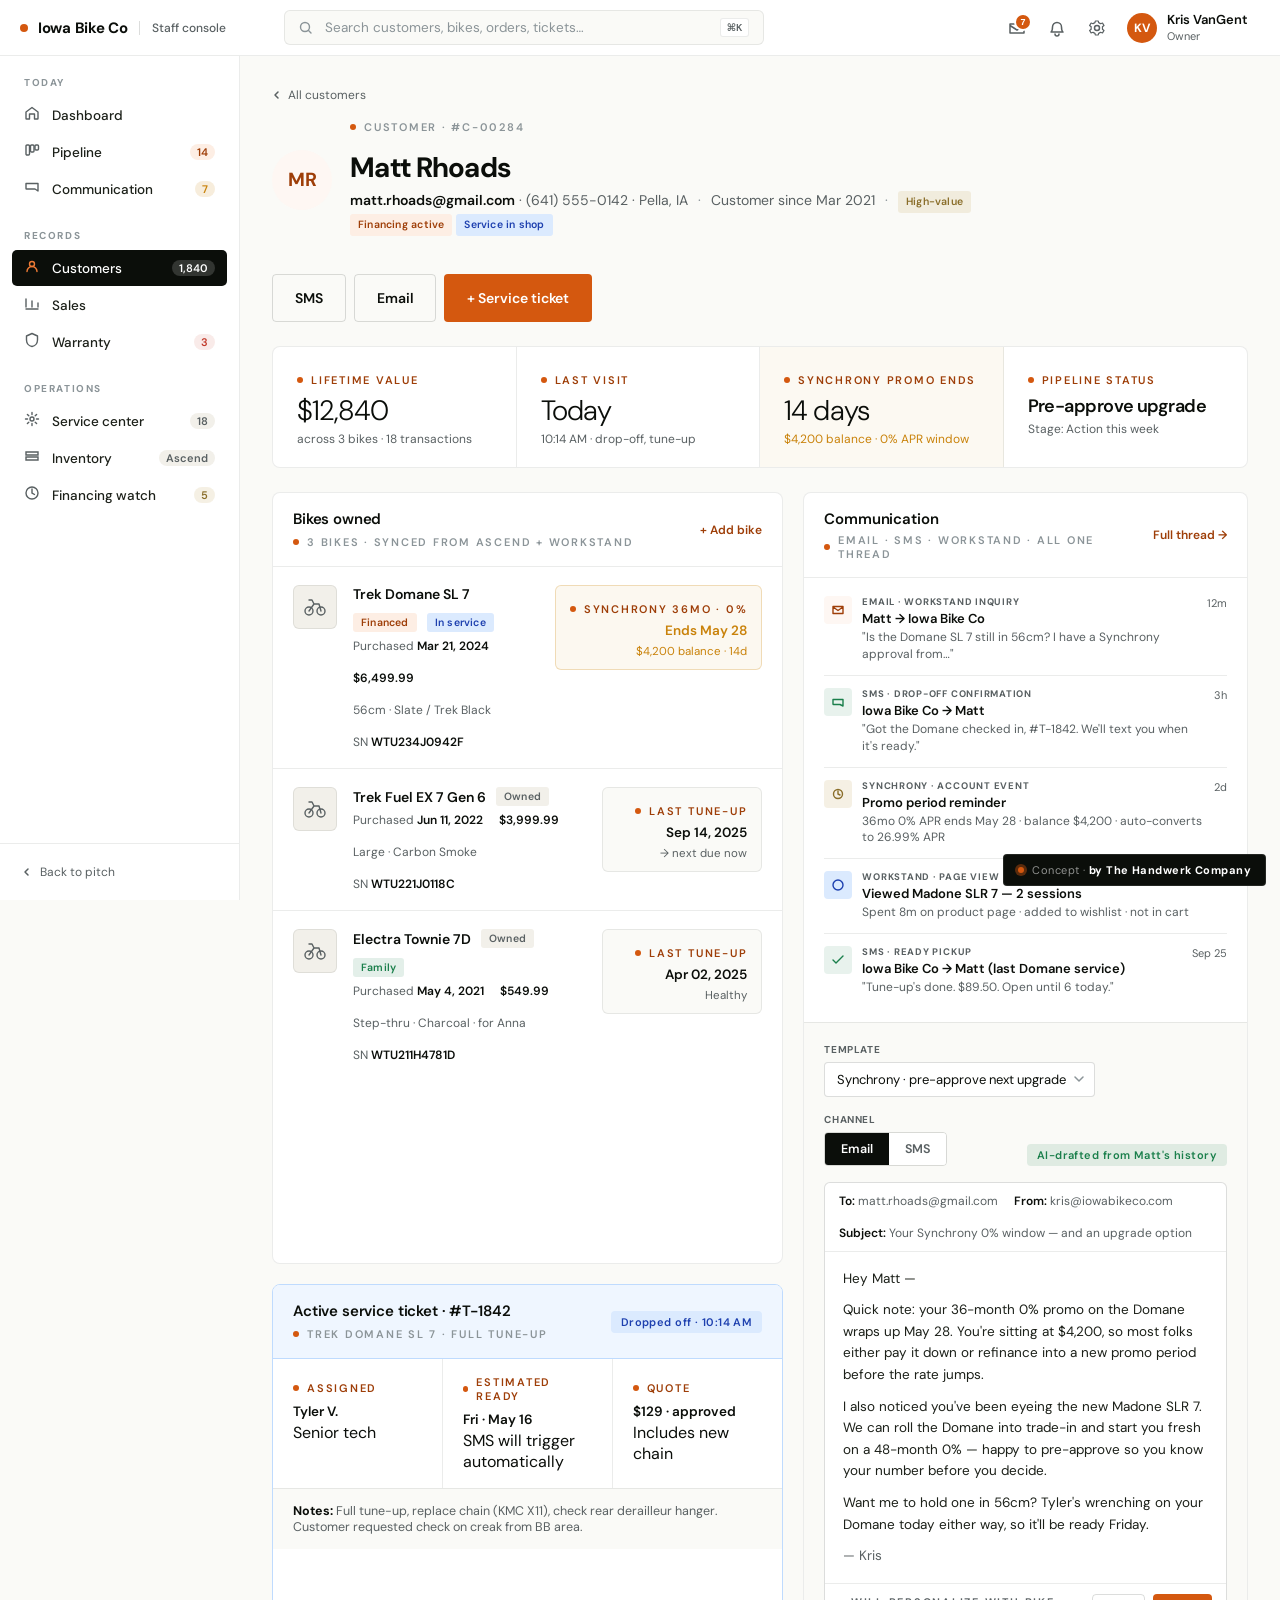
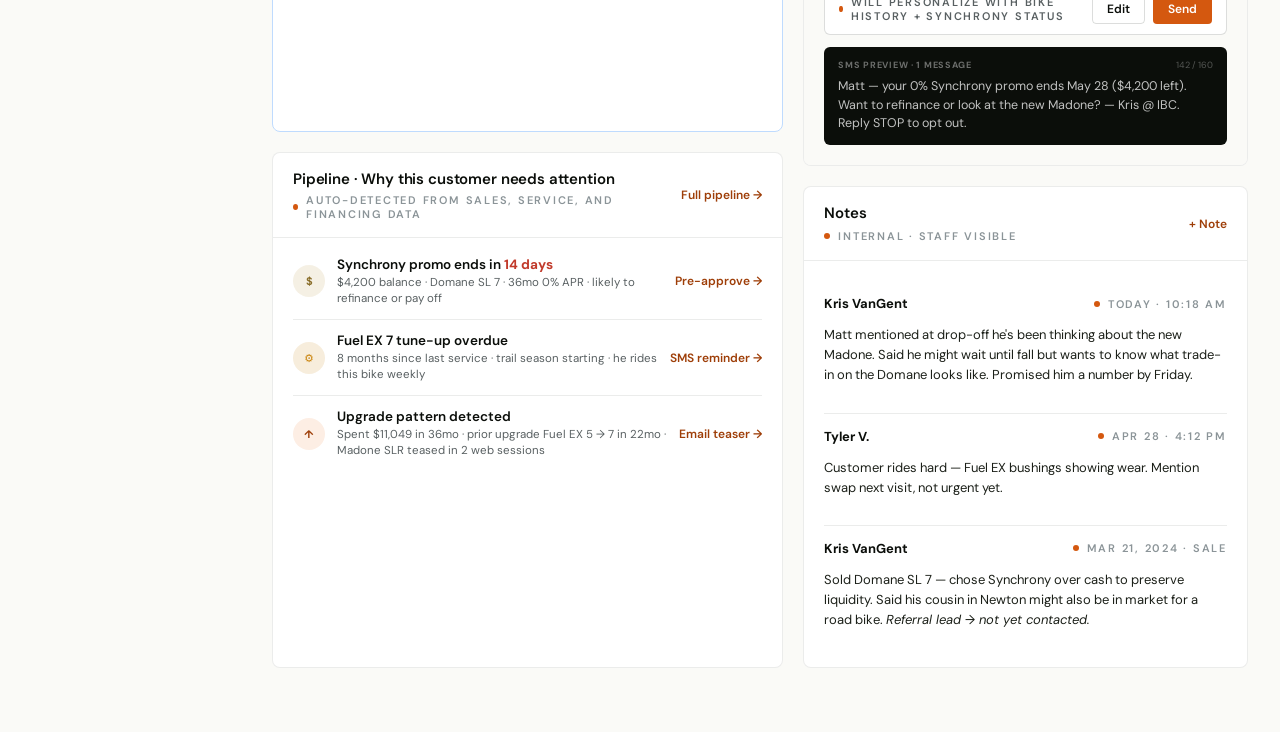
<file: customer.html>
<!doctype html>
<html lang="en">
<head>
  <meta charset="utf-8" />
  <meta name="viewport" content="width=device-width, initial-scale=1" />
  <title>Iowa Bike Co · Matt Rhoads</title>
  <link rel="preconnect" href="https://fonts.googleapis.com" />
  <link rel="preconnect" href="https://fonts.gstatic.com" crossorigin />
  <link href="https://fonts.googleapis.com/css2?family=DM+Sans:opsz,wght@9..40,300;9..40,400;9..40,500;9..40,600;9..40,700&display=swap" rel="stylesheet" />
  <link rel="stylesheet" href="assets/styles.css" />
  <script type="text/javascript">
    (function(c,l,a,r,i,t,y){
      c[a]=c[a]||function(){(c[a].q=c[a].q||[]).push(arguments)};
      t=l.createElement(r);t.async=1;t.src="https://www.clarity.ms/tag/"+i;
      y=l.getElementsByTagName(r)[0];y.parentNode.insertBefore(t,y);
    })(window, document, "clarity", "script", "wsnlq2i8ln");
  </script>
</head>
<body class="app-body">

  <header class="app-top">
    <div class="app-top-inner">
      <a href="dashboard.html" class="app-brand">
        <span class="app-brand-mark"></span>
        <span class="app-brand-name">Iowa Bike Co</span>
        <span class="app-brand-divider"></span>
        <span class="app-brand-context">Staff console</span>
      </a>
      <div class="app-search">
        <svg width="14" height="14" viewBox="0 0 14 14" fill="none"><circle cx="6" cy="6" r="4.5" stroke="#8B9498" stroke-width="1.4"/><path d="M9.5 9.5L12 12" stroke="#8B9498" stroke-width="1.4" stroke-linecap="round"/></svg>
        <input type="text" placeholder="Search customers, bikes, orders, tickets…" />
        <span class="app-search-shortcut">⌘K</span>
      </div>
      <div class="app-top-right">
        <button class="app-icon-btn"><svg width="18" height="18" viewBox="0 0 18 18" fill="none"><path d="M2 6.5l7 4.5 7-4.5M2 5h14v9H2z" stroke="currentColor" stroke-width="1.5" stroke-linejoin="round"/></svg><span class="badge-dot">7</span></button>
        <button class="app-icon-btn"><svg width="18" height="18" viewBox="0 0 18 18" fill="none"><path d="M4.5 8a4.5 4.5 0 119 0c0 4 1.5 5 1.5 5h-12s1.5-1 1.5-5zM7 15a2 2 0 004 0" stroke="currentColor" stroke-width="1.5" stroke-linecap="round" stroke-linejoin="round"/></svg></button>
        <button class="app-icon-btn"><svg width="18" height="18" viewBox="0 0 18 18" fill="none"><circle cx="9" cy="9" r="2.5" stroke="currentColor" stroke-width="1.5"/><path d="M14.5 9c0 .4 0 .8-.1 1.2l1.6 1.2-1.5 2.6-1.9-.7c-.6.5-1.3.9-2 1.1L10.3 16h-3l-.3-1.6c-.7-.2-1.4-.6-2-1.1l-1.9.7-1.5-2.6 1.6-1.2c-.1-.4-.1-.8-.1-1.2s0-.8.1-1.2L1.6 6.6 3.1 4l1.9.7c.6-.5 1.3-.9 2-1.1L7.3 2h3l.3 1.6c.7.2 1.4.6 2 1.1l1.9-.7 1.5 2.6-1.6 1.2c.1.4.1.8.1 1.2z" stroke="currentColor" stroke-width="1.2" stroke-linejoin="round"/></svg></button>
        <div class="app-profile">
          <div class="app-avatar">KV</div>
          <div><div class="app-profile-name">Kris VanGent</div><div class="app-profile-role">Owner</div></div>
        </div>
      </div>
    </div>
  </header>

  <div class="app-shell">

    <aside class="app-side">
      <nav class="app-nav">
        <div class="app-nav-group">
          <span class="app-nav-label">Today</span>
          <a href="dashboard.html" class="app-nav-item">
            <span class="app-nav-icon"><svg width="16" height="16" viewBox="0 0 16 16" fill="none"><path d="M2 7l6-4.5L14 7v6.5a.5.5 0 01-.5.5h-3v-5h-5v5h-3a.5.5 0 01-.5-.5V7z" stroke="currentColor" stroke-width="1.4" stroke-linejoin="round"/></svg></span>
            <span>Dashboard</span>
          </a>
          <a href="pipeline.html" class="app-nav-item">
            <span class="app-nav-icon"><svg width="16" height="16" viewBox="0 0 16 16" fill="none"><rect x="2" y="3" width="3.5" height="10" rx="1" stroke="currentColor" stroke-width="1.4"/><rect x="6.5" y="3" width="3.5" height="7" rx="1" stroke="currentColor" stroke-width="1.4"/><rect x="11" y="3" width="3.5" height="5" rx="1" stroke="currentColor" stroke-width="1.4"/></svg></span>
            <span>Pipeline</span>
            <span class="app-pill orange">14</span>
          </a>
          <a href="communication.html" class="app-nav-item">
            <span class="app-nav-icon"><svg width="16" height="16" viewBox="0 0 16 16" fill="none"><path d="M2 4.5h12V12L11 10H2.5a.5.5 0 01-.5-.5v-5z" stroke="currentColor" stroke-width="1.4" stroke-linejoin="round"/></svg></span>
            <span>Communication</span>
            <span class="app-pill amber">7</span>
          </a>
        </div>
        <div class="app-nav-group">
          <span class="app-nav-label">Records</span>
          <a href="customers.html" class="app-nav-item active">
            <span class="app-nav-icon"><svg width="16" height="16" viewBox="0 0 16 16" fill="none"><circle cx="8" cy="6" r="2.5" stroke="currentColor" stroke-width="1.4"/><path d="M3 13.5a5 5 0 0110 0" stroke="currentColor" stroke-width="1.4" stroke-linecap="round"/></svg></span>
            <span>Customers</span>
            <span class="app-pill">1,840</span>
          </a>
          <a href="sales.html" class="app-nav-item">
            <span class="app-nav-icon"><svg width="16" height="16" viewBox="0 0 16 16" fill="none"><path d="M2 12V4M14 12V8M8 12V6M2 14h12" stroke="currentColor" stroke-width="1.4" stroke-linecap="round"/></svg></span>
            <span>Sales</span>
          </a>
          <a href="warranty.html" class="app-nav-item">
            <span class="app-nav-icon"><svg width="16" height="16" viewBox="0 0 16 16" fill="none"><path d="M8 1.5L2.5 4v4c0 3.3 2.4 6 5.5 6.5 3.1-.5 5.5-3.2 5.5-6.5V4L8 1.5z" stroke="currentColor" stroke-width="1.4" stroke-linejoin="round"/></svg></span>
            <span>Warranty</span>
            <span class="app-pill red">3</span>
          </a>
        </div>
        <div class="app-nav-group">
          <span class="app-nav-label">Operations</span>
          <a href="dashboard.html#service" class="app-nav-item">
            <span class="app-nav-icon"><svg width="16" height="16" viewBox="0 0 16 16" fill="none"><circle cx="8" cy="8" r="2" stroke="currentColor" stroke-width="1.4"/><path d="M8 1.5v2M8 12.5v2M14.5 8h-2M3.5 8h-2M12.6 3.4l-1.4 1.4M4.8 11.2l-1.4 1.4M12.6 12.6l-1.4-1.4M4.8 4.8L3.4 3.4" stroke="currentColor" stroke-width="1.4" stroke-linecap="round"/></svg></span>
            <span>Service center</span>
            <span class="app-pill">18</span>
          </a>
          <a href="#" class="app-nav-item">
            <span class="app-nav-icon"><svg width="16" height="16" viewBox="0 0 16 16" fill="none"><path d="M2 4h12v3H2zM2 9h12v3H2z" stroke="currentColor" stroke-width="1.4"/></svg></span>
            <span>Inventory</span>
            <span class="app-pill">Ascend</span>
          </a>
          <a href="#" class="app-nav-item">
            <span class="app-nav-icon"><svg width="16" height="16" viewBox="0 0 16 16" fill="none"><circle cx="8" cy="8" r="6" stroke="currentColor" stroke-width="1.4"/><path d="M8 4v4l2.5 1.5" stroke="currentColor" stroke-width="1.4" stroke-linecap="round"/></svg></span>
            <span>Financing watch</span>
            <span class="app-pill gold">5</span>
          </a>
        </div>
      </nav>
      <div class="app-side-footer">
        <a href="index.html" class="app-side-back">
          <svg width="10" height="10" viewBox="0 0 10 10" fill="none"><path d="M6 2L3 5l3 3" stroke="currentColor" stroke-width="1.5" stroke-linecap="round" stroke-linejoin="round"/></svg>
          Back to pitch
        </a>
      </div>
    </aside>

    <main class="app-main">

      <a href="customers.html" class="app-page-back">
        <svg width="10" height="10" viewBox="0 0 10 10" fill="none"><path d="M6 2L3 5l3 3" stroke="currentColor" stroke-width="1.5" stroke-linecap="round" stroke-linejoin="round"/></svg>
        All customers
      </a>

      <div class="app-page-head">
        <div style="display: flex; gap: 18px; align-items: center;">
          <div class="queue-avatar" style="width: 60px; height: 60px; font-size: 19px;">MR</div>
          <div>
            <p class="label" style="color: var(--slate-2);">Customer · #C-00284</p>
            <h1 class="app-page-title" style="font-size: 28px;">Matt Rhoads</h1>
            <p class="app-page-context" style="margin-top: 6px;">
              <span style="color: var(--ink); font-weight: 600;">matt.rhoads@gmail.com</span> · (641) 555-0142 · Pella, IA
              <span style="margin: 0 6px; color: var(--slate-2);">·</span>
              Customer since Mar 2021
              <span style="margin: 0 6px; color: var(--slate-2);">·</span>
              <span class="tag tag-gold">High-value</span>
              <span class="tag tag-orange">Financing active</span>
              <span class="tag tag-blue">Service in shop</span>
            </p>
          </div>
        </div>
        <div class="app-page-actions">
          <a href="#" class="btn btn-ghost">SMS</a>
          <a href="#" class="btn btn-ghost">Email</a>
          <a href="#" class="btn btn-orange">+ Service ticket</a>
        </div>
      </div>

      <!-- KPI strip -->
      <section class="kpi-strip">
        <div class="kpi-cell">
          <span class="label">Lifetime value</span>
          <div class="kpi-num">$12,840</div>
          <div class="kpi-sub">across 3 bikes · 18 transactions</div>
        </div>
        <div class="kpi-cell">
          <span class="label">Last visit</span>
          <div class="kpi-num">Today</div>
          <div class="kpi-sub">10:14 AM · drop-off, tune-up</div>
        </div>
        <div class="kpi-cell warn">
          <span class="label">Synchrony promo ends</span>
          <div class="kpi-num">14 days</div>
          <div class="kpi-sub" style="color: var(--amber);">$4,200 balance · 0% APR window</div>
        </div>
        <div class="kpi-cell">
          <span class="label">Pipeline status</span>
          <div class="kpi-num" style="font-size: 18px; font-weight: 600;">Pre-approve upgrade</div>
          <div class="kpi-sub">Stage: Action this week</div>
        </div>
      </section>

      <!-- 2-column grid -->
      <section style="display: grid; grid-template-columns: 1.15fr 1fr; gap: 20px;">

        <!-- LEFT: bikes + ticket + pipeline -->
        <div style="display: grid; gap: 20px;">

          <!-- Bikes owned -->
          <div class="panel">
            <div class="panel-head">
              <div>
                <h3>Bikes owned</h3>
                <p class="label" style="margin-top: 4px; color: var(--slate-2);">3 bikes · synced from Ascend + Workstand</p>
              </div>
              <a href="#" class="queue-action">+ Add bike</a>
            </div>
            <div class="bike-row">
              <div class="bike-icon">
                <svg width="22" height="22" viewBox="0 0 22 22" fill="none"><circle cx="5" cy="15" r="4" stroke="currentColor" stroke-width="1.4"/><circle cx="17" cy="15" r="4" stroke="currentColor" stroke-width="1.4"/><path d="M5 15l5-7h5l2 7M10 8L8 4h-3" stroke="currentColor" stroke-width="1.4" stroke-linecap="round" stroke-linejoin="round"/></svg>
              </div>
              <div>
                <div class="bike-name">
                  Trek Domane SL 7
                  <span class="tag tag-orange">Financed</span>
                  <span class="tag tag-blue">In service</span>
                </div>
                <div class="bike-sub">
                  <span>Purchased <strong>Mar 21, 2024</strong></span>
                  <span><strong>$6,499.99</strong></span>
                  <span>56cm · Slate / Trek Black</span>
                  <span>SN <strong>WTU234J0942F</strong></span>
                </div>
              </div>
              <div class="bike-status warn">
                <span class="label">Synchrony 36mo · 0%</span>
                <div class="bike-status-val">Ends May 28</div>
                <div class="bike-status-sub">$4,200 balance · 14d</div>
              </div>
            </div>
            <div class="bike-row">
              <div class="bike-icon">
                <svg width="22" height="22" viewBox="0 0 22 22" fill="none"><circle cx="5" cy="15" r="4" stroke="currentColor" stroke-width="1.4"/><circle cx="17" cy="15" r="4" stroke="currentColor" stroke-width="1.4"/><path d="M5 15l5-7h5l2 7M10 8L8 4h-3" stroke="currentColor" stroke-width="1.4" stroke-linecap="round" stroke-linejoin="round"/></svg>
              </div>
              <div>
                <div class="bike-name">
                  Trek Fuel EX 7 Gen 6
                  <span class="tag tag-slate">Owned</span>
                </div>
                <div class="bike-sub">
                  <span>Purchased <strong>Jun 11, 2022</strong></span>
                  <span><strong>$3,999.99</strong></span>
                  <span>Large · Carbon Smoke</span>
                  <span>SN <strong>WTU221J0118C</strong></span>
                </div>
              </div>
              <div class="bike-status">
                <span class="label">Last tune-up</span>
                <div class="bike-status-val">Sep 14, 2025</div>
                <div class="bike-status-sub">→ next due now</div>
              </div>
            </div>
            <div class="bike-row">
              <div class="bike-icon">
                <svg width="22" height="22" viewBox="0 0 22 22" fill="none"><circle cx="5" cy="15" r="4" stroke="currentColor" stroke-width="1.4"/><circle cx="17" cy="15" r="4" stroke="currentColor" stroke-width="1.4"/><path d="M5 15l5-7h5l2 7M10 8L8 4h-3" stroke="currentColor" stroke-width="1.4" stroke-linecap="round" stroke-linejoin="round"/></svg>
              </div>
              <div>
                <div class="bike-name">
                  Electra Townie 7D
                  <span class="tag tag-slate">Owned</span>
                  <span class="tag tag-green">Family</span>
                </div>
                <div class="bike-sub">
                  <span>Purchased <strong>May 4, 2021</strong></span>
                  <span><strong>$549.99</strong></span>
                  <span>Step-thru · Charcoal · for Anna</span>
                  <span>SN <strong>WTU211H4781D</strong></span>
                </div>
              </div>
              <div class="bike-status">
                <span class="label">Last tune-up</span>
                <div class="bike-status-val">Apr 02, 2025</div>
                <div class="bike-status-sub">Healthy</div>
              </div>
            </div>
          </div>

          <!-- Active service ticket -->
          <div class="panel ticket-panel">
            <div class="panel-head">
              <div>
                <h3>Active service ticket · #T-1842</h3>
                <p class="label" style="margin-top: 4px; color: var(--slate-2);">Trek Domane SL 7 · Full tune-up</p>
              </div>
              <span class="pill pill-blue">Dropped off · 10:14 AM</span>
            </div>
            <div class="ticket-grid">
              <div class="ticket-cell">
                <span class="label">Assigned</span>
                <div style="font-size: 13.5px; font-weight: 600;">Tyler V.</div>
                <div class="row-sub" style="margin-top: 2px;">Senior tech</div>
              </div>
              <div class="ticket-cell">
                <span class="label">Estimated ready</span>
                <div style="font-size: 13.5px; font-weight: 600;">Fri · May 16</div>
                <div class="row-sub" style="margin-top: 2px;">SMS will trigger automatically</div>
              </div>
              <div class="ticket-cell">
                <span class="label">Quote</span>
                <div style="font-size: 13.5px; font-weight: 600;">$129 · approved</div>
                <div class="row-sub" style="margin-top: 2px;">Includes new chain</div>
              </div>
            </div>
            <div style="padding: 14px 20px; border-top: 1px solid var(--line); background: var(--paper); font-size: 12.5px; color: var(--slate);">
              <strong style="color: var(--ink);">Notes:</strong> Full tune-up, replace chain (KMC X11), check rear derailleur hanger. Customer requested check on creak from BB area.
            </div>
          </div>

          <!-- Pipeline / Flags -->
          <div class="panel">
            <div class="panel-head">
              <div>
                <h3>Pipeline · Why this customer needs attention</h3>
                <p class="label" style="margin-top: 4px; color: var(--slate-2);">Auto-detected from sales, service, and financing data</p>
              </div>
              <a href="pipeline.html" class="queue-action">Full pipeline →</a>
            </div>
            <div class="panel-body" style="padding: 6px 20px 14px;">
              <div class="queue-row">
                <div class="queue-avatar" style="background: rgba(184, 149, 64, 0.14); color: #8a6e2a;">$</div>
                <div>
                  <div class="queue-name">Synchrony promo ends in <strong style="color: var(--red);">14 days</strong></div>
                  <div class="queue-meta">$4,200 balance · Domane SL 7 · 36mo 0% APR · likely to refinance or pay off</div>
                </div>
                <span class="queue-action">Pre-approve →</span>
              </div>
              <div class="queue-row">
                <div class="queue-avatar" style="background: rgba(201, 130, 10, 0.14); color: var(--amber);">⚙</div>
                <div>
                  <div class="queue-name">Fuel EX 7 tune-up overdue</div>
                  <div class="queue-meta">8 months since last service · trail season starting · he rides this bike weekly</div>
                </div>
                <span class="queue-action">SMS reminder →</span>
              </div>
              <div class="queue-row">
                <div class="queue-avatar" style="background: var(--orange-pale); color: var(--orange-d);">↑</div>
                <div>
                  <div class="queue-name">Upgrade pattern detected</div>
                  <div class="queue-meta">Spent $11,049 in 36mo · prior upgrade Fuel EX 5 → 7 in 22mo · Madone SLR teased in 2 web sessions</div>
                </div>
                <span class="queue-action">Email teaser →</span>
              </div>
            </div>
          </div>
        </div>

        <!-- RIGHT: comms + notes -->
        <div style="display: grid; gap: 20px;">

          <!-- Communication log + compose -->
          <div class="panel">
            <div class="panel-head">
              <div>
                <h3>Communication</h3>
                <p class="label" style="margin-top: 4px; color: var(--slate-2);">Email · SMS · Workstand · all one thread</p>
              </div>
              <a href="communication.html" class="queue-action">Full thread →</a>
            </div>
            <div class="panel-body" style="padding: 6px 20px 14px;">

              <div class="inbox-item">
                <div class="inbox-icon"><svg width="14" height="14" viewBox="0 0 14 14" fill="none"><path d="M2 4l5 3.5L12 4M2 3.5h10v7H2z" stroke="currentColor" stroke-width="1.4" stroke-linejoin="round"/></svg></div>
                <div>
                  <div class="inbox-meta">Email · Workstand inquiry</div>
                  <div class="inbox-name">Matt → Iowa Bike Co</div>
                  <div class="inbox-snippet">"Is the Domane SL 7 still in 56cm? I have a Synchrony approval from…"</div>
                </div>
                <span class="inbox-time">12m</span>
              </div>

              <div class="inbox-item">
                <div class="inbox-icon green"><svg width="14" height="14" viewBox="0 0 14 14" fill="none"><path d="M2 4.5h10V11L9 9.5H2.5a.5.5 0 01-.5-.5v-4.5z" stroke="currentColor" stroke-width="1.4" stroke-linejoin="round"/></svg></div>
                <div>
                  <div class="inbox-meta">SMS · Drop-off confirmation</div>
                  <div class="inbox-name">Iowa Bike Co → Matt</div>
                  <div class="inbox-snippet">"Got the Domane checked in, #T-1842. We'll text you when it's ready."</div>
                </div>
                <span class="inbox-time">3h</span>
              </div>

              <div class="inbox-item">
                <div class="inbox-icon gold"><svg width="14" height="14" viewBox="0 0 14 14" fill="none"><circle cx="7" cy="7" r="4.5" stroke="currentColor" stroke-width="1.4"/><path d="M7 4v3l2 1" stroke="currentColor" stroke-width="1.4" stroke-linecap="round"/></svg></div>
                <div>
                  <div class="inbox-meta">Synchrony · Account event</div>
                  <div class="inbox-name">Promo period reminder</div>
                  <div class="inbox-snippet">36mo 0% APR ends May 28 · balance $4,200 · auto-converts to 26.99% APR</div>
                </div>
                <span class="inbox-time">2d</span>
              </div>

              <div class="inbox-item">
                <div class="inbox-icon blue"><svg width="14" height="14" viewBox="0 0 14 14" fill="none"><circle cx="7" cy="7" r="5" stroke="currentColor" stroke-width="1.4"/></svg></div>
                <div>
                  <div class="inbox-meta">Workstand · Page view</div>
                  <div class="inbox-name">Viewed Madone SLR 7 — 2 sessions</div>
                  <div class="inbox-snippet">Spent 8m on product page · added to wishlist · not in cart</div>
                </div>
                <span class="inbox-time">4d</span>
              </div>

              <div class="inbox-item">
                <div class="inbox-icon green"><svg width="14" height="14" viewBox="0 0 14 14" fill="none"><path d="M2 7l3 3 7-7" stroke="currentColor" stroke-width="1.4" stroke-linecap="round" stroke-linejoin="round"/></svg></div>
                <div>
                  <div class="inbox-meta">SMS · Ready pickup</div>
                  <div class="inbox-name">Iowa Bike Co → Matt (last Domane service)</div>
                  <div class="inbox-snippet">"Tune-up's done. $89.50. Open until 6 today."</div>
                </div>
                <span class="inbox-time">Sep 25</span>
              </div>
            </div>

            <!-- Compose -->
            <div class="compose">
              <div class="compose-controls">
                <div class="compose-field">
                  <span class="compose-field-label">Template</span>
                  <select class="compose-select">
                    <option>Synchrony · pre-approve next upgrade</option>
                    <option>Service · tune-up reminder</option>
                    <option>Sales · new model teaser</option>
                    <option>Custom · blank</option>
                  </select>
                </div>
                <div class="compose-field">
                  <span class="compose-field-label">Channel</span>
                  <div class="channel-toggle">
                    <button class="channel-btn active">Email</button>
                    <button class="channel-btn inactive">SMS</button>
                  </div>
                </div>
                <span class="pill pill-green" style="margin-left: auto;">AI-drafted from Matt's history</span>
              </div>

              <div class="email-draft">
                <div class="email-head">
                  <span><strong>To:</strong> matt.rhoads@gmail.com</span>
                  <span><strong>From:</strong> kris@iowabikeco.com</span>
                  <span><strong>Subject:</strong> Your Synchrony 0% window — and an upgrade option</span>
                </div>
                <div class="email-body">
                  <p>Hey Matt —</p>
                  <p>Quick note: your 36-month 0% promo on the Domane wraps up May 28. You're sitting at $4,200, so most folks either pay it down or refinance into a new promo period before the rate jumps.</p>
                  <p>I also noticed you've been eyeing the new Madone SLR 7. We can roll the Domane into trade-in and start you fresh on a 48-month 0% — happy to pre-approve so you know your number before you decide.</p>
                  <p>Want me to hold one in 56cm? Tyler's wrenching on your Domane today either way, so it'll be ready Friday.</p>
                  <p>— Kris</p>
                </div>
                <div class="email-foot">
                  <span class="label" style="color: var(--slate);">Will personalize with bike history + Synchrony status</span>
                  <div style="display: flex; gap: 8px;">
                    <button class="btn btn-ghost" style="padding: 6px 14px; font-size: 12px;">Edit</button>
                    <button class="btn btn-orange" style="padding: 6px 14px; font-size: 12px;">Send</button>
                  </div>
                </div>
              </div>

              <div class="sms-preview">
                <div class="sms-head">
                  <span class="sms-label">SMS preview · 1 message</span>
                  <span class="sms-count">142 / 160</span>
                </div>
                <div class="sms-body">
                  Matt — your 0% Synchrony promo ends May 28 ($4,200 left). Want to refinance or look at the new Madone? — Kris @ IBC. Reply STOP to opt out.
                </div>
              </div>
            </div>
          </div>

          <!-- Notes -->
          <div class="panel">
            <div class="panel-head">
              <div>
                <h3>Notes</h3>
                <p class="label" style="margin-top: 4px; color: var(--slate-2);">Internal · staff visible</p>
              </div>
              <a href="#" class="queue-action">+ Note</a>
            </div>
            <div class="panel-body">
              <div style="padding: 14px 0; border-bottom: 1px solid var(--line);">
                <div style="display: flex; justify-content: space-between; align-items: center; margin-bottom: 6px;">
                  <strong style="font-size: 13px;">Kris VanGent</strong>
                  <span class="label" style="margin: 0; color: var(--slate-2);">Today · 10:18 AM</span>
                </div>
                <p style="font-size: 13px; color: var(--ink-2); line-height: 1.55;">Matt mentioned at drop-off he's been thinking about the new Madone. Said he might wait until fall but wants to know what trade-in on the Domane looks like. Promised him a number by Friday.</p>
              </div>
              <div style="padding: 14px 0; border-bottom: 1px solid var(--line);">
                <div style="display: flex; justify-content: space-between; align-items: center; margin-bottom: 6px;">
                  <strong style="font-size: 13px;">Tyler V.</strong>
                  <span class="label" style="margin: 0; color: var(--slate-2);">Apr 28 · 4:12 PM</span>
                </div>
                <p style="font-size: 13px; color: var(--ink-2); line-height: 1.55;">Customer rides hard — Fuel EX bushings showing wear. Mention swap next visit, not urgent yet.</p>
              </div>
              <div style="padding: 14px 0 4px;">
                <div style="display: flex; justify-content: space-between; align-items: center; margin-bottom: 6px;">
                  <strong style="font-size: 13px;">Kris VanGent</strong>
                  <span class="label" style="margin: 0; color: var(--slate-2);">Mar 21, 2024 · Sale</span>
                </div>
                <p style="font-size: 13px; color: var(--ink-2); line-height: 1.55;">Sold Domane SL 7 — chose Synchrony over cash to preserve liquidity. Said his cousin in Newton might also be in market for a road bike. <em>Referral lead → not yet contacted.</em></p>
              </div>
            </div>
          </div>

        </div>

      </section>

    </main>
  </div>

  <div class="demo-banner">
    <span class="demo-banner-dot"></span>
    <span class="demo-banner-by">Concept · <strong>by The Handwerk Company</strong></span>
  </div>

</body>
</html>
</file>
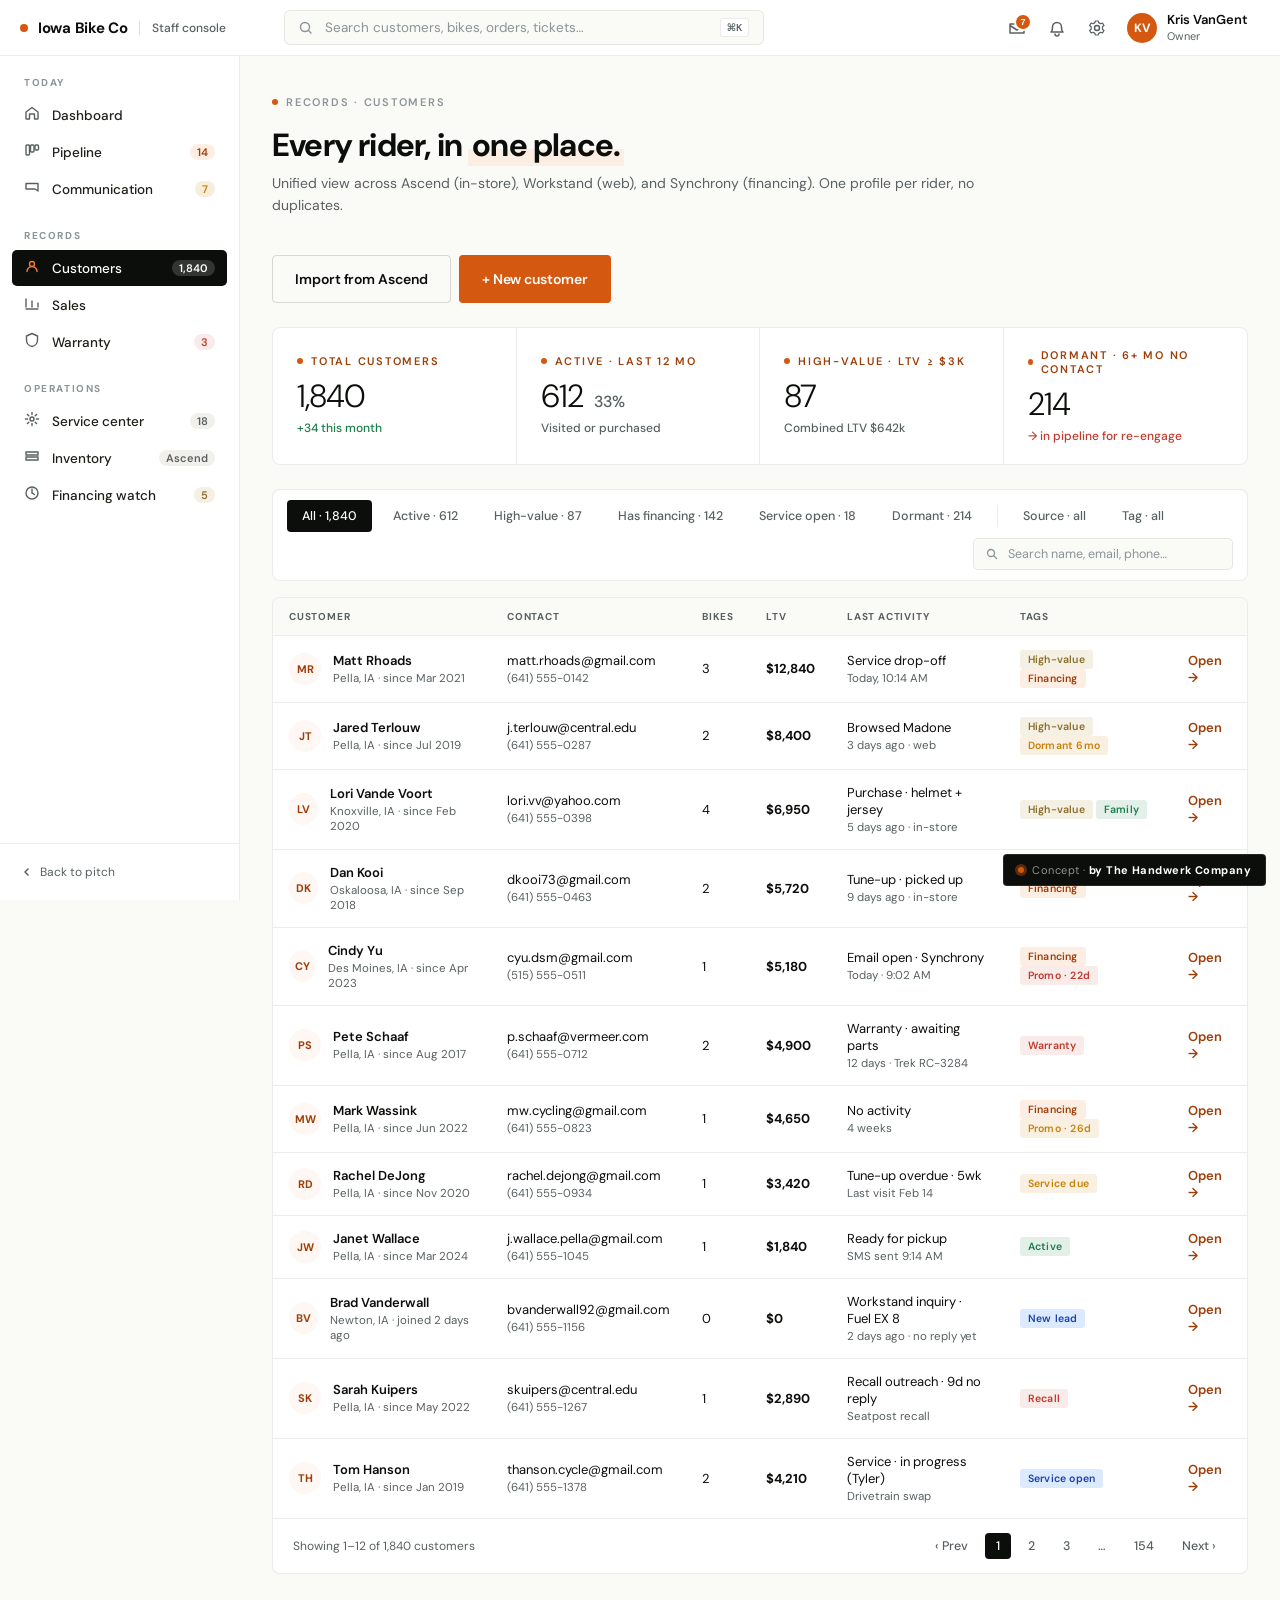
<file: customers.html>
<!doctype html>
<html lang="en">
<head>
  <meta charset="utf-8" />
  <meta name="viewport" content="width=device-width, initial-scale=1" />
  <title>Iowa Bike Co · Customers</title>
  <link rel="preconnect" href="https://fonts.googleapis.com" />
  <link rel="preconnect" href="https://fonts.gstatic.com" crossorigin />
  <link href="https://fonts.googleapis.com/css2?family=DM+Sans:opsz,wght@9..40,300;9..40,400;9..40,500;9..40,600;9..40,700&display=swap" rel="stylesheet" />
  <link rel="stylesheet" href="assets/styles.css" />
  <script type="text/javascript">
    (function(c,l,a,r,i,t,y){
      c[a]=c[a]||function(){(c[a].q=c[a].q||[]).push(arguments)};
      t=l.createElement(r);t.async=1;t.src="https://www.clarity.ms/tag/"+i;
      y=l.getElementsByTagName(r)[0];y.parentNode.insertBefore(t,y);
    })(window, document, "clarity", "script", "wsnlq2i8ln");
  </script>
</head>
<body class="app-body">

  <header class="app-top">
    <div class="app-top-inner">
      <a href="dashboard.html" class="app-brand">
        <span class="app-brand-mark"></span>
        <span class="app-brand-name">Iowa Bike Co</span>
        <span class="app-brand-divider"></span>
        <span class="app-brand-context">Staff console</span>
      </a>
      <div class="app-search">
        <svg width="14" height="14" viewBox="0 0 14 14" fill="none"><circle cx="6" cy="6" r="4.5" stroke="#8B9498" stroke-width="1.4"/><path d="M9.5 9.5L12 12" stroke="#8B9498" stroke-width="1.4" stroke-linecap="round"/></svg>
        <input type="text" placeholder="Search customers, bikes, orders, tickets…" />
        <span class="app-search-shortcut">⌘K</span>
      </div>
      <div class="app-top-right">
        <button class="app-icon-btn" title="Inbox">
          <svg width="18" height="18" viewBox="0 0 18 18" fill="none"><path d="M2 6.5l7 4.5 7-4.5M2 5h14v9H2z" stroke="currentColor" stroke-width="1.5" stroke-linejoin="round"/></svg>
          <span class="badge-dot">7</span>
        </button>
        <button class="app-icon-btn"><svg width="18" height="18" viewBox="0 0 18 18" fill="none"><path d="M4.5 8a4.5 4.5 0 119 0c0 4 1.5 5 1.5 5h-12s1.5-1 1.5-5zM7 15a2 2 0 004 0" stroke="currentColor" stroke-width="1.5" stroke-linecap="round" stroke-linejoin="round"/></svg></button>
        <button class="app-icon-btn"><svg width="18" height="18" viewBox="0 0 18 18" fill="none"><circle cx="9" cy="9" r="2.5" stroke="currentColor" stroke-width="1.5"/><path d="M14.5 9c0 .4 0 .8-.1 1.2l1.6 1.2-1.5 2.6-1.9-.7c-.6.5-1.3.9-2 1.1L10.3 16h-3l-.3-1.6c-.7-.2-1.4-.6-2-1.1l-1.9.7-1.5-2.6 1.6-1.2c-.1-.4-.1-.8-.1-1.2s0-.8.1-1.2L1.6 6.6 3.1 4l1.9.7c.6-.5 1.3-.9 2-1.1L7.3 2h3l.3 1.6c.7.2 1.4.6 2 1.1l1.9-.7 1.5 2.6-1.6 1.2c.1.4.1.8.1 1.2z" stroke="currentColor" stroke-width="1.2" stroke-linejoin="round"/></svg></button>
        <div class="app-profile">
          <div class="app-avatar">KV</div>
          <div><div class="app-profile-name">Kris VanGent</div><div class="app-profile-role">Owner</div></div>
        </div>
      </div>
    </div>
  </header>

  <div class="app-shell">

    <aside class="app-side">
      <nav class="app-nav">
        <div class="app-nav-group">
          <span class="app-nav-label">Today</span>
          <a href="dashboard.html" class="app-nav-item">
            <span class="app-nav-icon"><svg width="16" height="16" viewBox="0 0 16 16" fill="none"><path d="M2 7l6-4.5L14 7v6.5a.5.5 0 01-.5.5h-3v-5h-5v5h-3a.5.5 0 01-.5-.5V7z" stroke="currentColor" stroke-width="1.4" stroke-linejoin="round"/></svg></span>
            <span>Dashboard</span>
          </a>
          <a href="pipeline.html" class="app-nav-item">
            <span class="app-nav-icon"><svg width="16" height="16" viewBox="0 0 16 16" fill="none"><rect x="2" y="3" width="3.5" height="10" rx="1" stroke="currentColor" stroke-width="1.4"/><rect x="6.5" y="3" width="3.5" height="7" rx="1" stroke="currentColor" stroke-width="1.4"/><rect x="11" y="3" width="3.5" height="5" rx="1" stroke="currentColor" stroke-width="1.4"/></svg></span>
            <span>Pipeline</span>
            <span class="app-pill orange">14</span>
          </a>
          <a href="communication.html" class="app-nav-item">
            <span class="app-nav-icon"><svg width="16" height="16" viewBox="0 0 16 16" fill="none"><path d="M2 4.5h12V12L11 10H2.5a.5.5 0 01-.5-.5v-5z" stroke="currentColor" stroke-width="1.4" stroke-linejoin="round"/></svg></span>
            <span>Communication</span>
            <span class="app-pill amber">7</span>
          </a>
        </div>
        <div class="app-nav-group">
          <span class="app-nav-label">Records</span>
          <a href="customers.html" class="app-nav-item active">
            <span class="app-nav-icon"><svg width="16" height="16" viewBox="0 0 16 16" fill="none"><circle cx="8" cy="6" r="2.5" stroke="currentColor" stroke-width="1.4"/><path d="M3 13.5a5 5 0 0110 0" stroke="currentColor" stroke-width="1.4" stroke-linecap="round"/></svg></span>
            <span>Customers</span>
            <span class="app-pill">1,840</span>
          </a>
          <a href="sales.html" class="app-nav-item">
            <span class="app-nav-icon"><svg width="16" height="16" viewBox="0 0 16 16" fill="none"><path d="M2 12V4M14 12V8M8 12V6M2 14h12" stroke="currentColor" stroke-width="1.4" stroke-linecap="round"/></svg></span>
            <span>Sales</span>
          </a>
          <a href="warranty.html" class="app-nav-item">
            <span class="app-nav-icon"><svg width="16" height="16" viewBox="0 0 16 16" fill="none"><path d="M8 1.5L2.5 4v4c0 3.3 2.4 6 5.5 6.5 3.1-.5 5.5-3.2 5.5-6.5V4L8 1.5z" stroke="currentColor" stroke-width="1.4" stroke-linejoin="round"/></svg></span>
            <span>Warranty</span>
            <span class="app-pill red">3</span>
          </a>
        </div>
        <div class="app-nav-group">
          <span class="app-nav-label">Operations</span>
          <a href="dashboard.html#service" class="app-nav-item">
            <span class="app-nav-icon"><svg width="16" height="16" viewBox="0 0 16 16" fill="none"><circle cx="8" cy="8" r="2" stroke="currentColor" stroke-width="1.4"/><path d="M8 1.5v2M8 12.5v2M14.5 8h-2M3.5 8h-2M12.6 3.4l-1.4 1.4M4.8 11.2l-1.4 1.4M12.6 12.6l-1.4-1.4M4.8 4.8L3.4 3.4" stroke="currentColor" stroke-width="1.4" stroke-linecap="round"/></svg></span>
            <span>Service center</span>
            <span class="app-pill">18</span>
          </a>
          <a href="#" class="app-nav-item">
            <span class="app-nav-icon"><svg width="16" height="16" viewBox="0 0 16 16" fill="none"><path d="M2 4h12v3H2zM2 9h12v3H2z" stroke="currentColor" stroke-width="1.4"/></svg></span>
            <span>Inventory</span>
            <span class="app-pill">Ascend</span>
          </a>
          <a href="#" class="app-nav-item">
            <span class="app-nav-icon"><svg width="16" height="16" viewBox="0 0 16 16" fill="none"><circle cx="8" cy="8" r="6" stroke="currentColor" stroke-width="1.4"/><path d="M8 4v4l2.5 1.5" stroke="currentColor" stroke-width="1.4" stroke-linecap="round"/></svg></span>
            <span>Financing watch</span>
            <span class="app-pill gold">5</span>
          </a>
        </div>
      </nav>
      <div class="app-side-footer">
        <a href="index.html" class="app-side-back">
          <svg width="10" height="10" viewBox="0 0 10 10" fill="none"><path d="M6 2L3 5l3 3" stroke="currentColor" stroke-width="1.5" stroke-linecap="round" stroke-linejoin="round"/></svg>
          Back to pitch
        </a>
      </div>
    </aside>

    <main class="app-main">

      <div class="app-page-head">
        <div>
          <p class="label" style="color: var(--slate-2);">Records · Customers</p>
          <h1 class="app-page-title">Every rider, in <span class="accent">one place.</span></h1>
          <p class="app-page-context">Unified view across Ascend (in-store), Workstand (web), and Synchrony (financing). One profile per rider, no duplicates.</p>
        </div>
        <div class="app-page-actions">
          <a href="#" class="btn btn-ghost">Import from Ascend</a>
          <a href="#" class="btn btn-orange">+ New customer</a>
        </div>
      </div>

      <!-- Stats -->
      <section class="stats-row">
        <div class="stat-cell">
          <span class="label">Total customers</span>
          <div class="stat-num">1,840</div>
          <div class="stat-trend">+34 this month</div>
        </div>
        <div class="stat-cell">
          <span class="label">Active · last 12 mo</span>
          <div class="stat-num">612 <em>33%</em></div>
          <div class="stat-trend muted">Visited or purchased</div>
        </div>
        <div class="stat-cell">
          <span class="label">High-value · LTV ≥ $3k</span>
          <div class="stat-num">87</div>
          <div class="stat-trend muted">Combined LTV $642k</div>
        </div>
        <div class="stat-cell">
          <span class="label">Dormant · 6+ mo no contact</span>
          <div class="stat-num">214</div>
          <div class="stat-trend warn">→ in pipeline for re-engage</div>
        </div>
      </section>

      <!-- Filter bar -->
      <div class="filter-bar">
        <button class="filter-pill active">All · 1,840</button>
        <button class="filter-pill">Active · 612</button>
        <button class="filter-pill">High-value · 87</button>
        <button class="filter-pill">Has financing · 142</button>
        <button class="filter-pill">Service open · 18</button>
        <button class="filter-pill">Dormant · 214</button>
        <span class="filter-bar-divider"></span>
        <button class="filter-pill">Source · all</button>
        <button class="filter-pill">Tag · all</button>
        <div class="filter-search">
          <svg width="12" height="12" viewBox="0 0 12 12" fill="none"><circle cx="5" cy="5" r="3.5" stroke="#8B9498" stroke-width="1.3"/><path d="M8 8l2.5 2.5" stroke="#8B9498" stroke-width="1.3" stroke-linecap="round"/></svg>
          <input type="text" placeholder="Search name, email, phone…" />
        </div>
      </div>

      <!-- Table -->
      <div class="panel">
        <table class="data-table">
          <thead>
            <tr>
              <th>Customer</th>
              <th>Contact</th>
              <th>Bikes</th>
              <th class="num">LTV</th>
              <th>Last activity</th>
              <th>Tags</th>
              <th></th>
            </tr>
          </thead>
          <tbody>
            <tr onclick="window.location='customer.html'">
              <td>
                <div style="display: flex; gap: 12px; align-items: center;">
                  <div class="queue-avatar">MR</div>
                  <div>
                    <div class="row-name">Matt Rhoads</div>
                    <div class="row-sub">Pella, IA · since Mar 2021</div>
                  </div>
                </div>
              </td>
              <td>
                <div>matt.rhoads@gmail.com</div>
                <div class="row-sub">(641) 555-0142</div>
              </td>
              <td class="num">3</td>
              <td class="num"><strong>$12,840</strong></td>
              <td>
                <div>Service drop-off</div>
                <div class="row-sub">Today, 10:14 AM</div>
              </td>
              <td><span class="tag tag-gold">High-value</span> <span class="tag tag-orange">Financing</span></td>
              <td><a href="customer.html">Open →</a></td>
            </tr>
            <tr onclick="window.location='customer.html'">
              <td>
                <div style="display: flex; gap: 12px; align-items: center;">
                  <div class="queue-avatar">JT</div>
                  <div>
                    <div class="row-name">Jared Terlouw</div>
                    <div class="row-sub">Pella, IA · since Jul 2019</div>
                  </div>
                </div>
              </td>
              <td>
                <div>j.terlouw@central.edu</div>
                <div class="row-sub">(641) 555-0287</div>
              </td>
              <td class="num">2</td>
              <td class="num"><strong>$8,400</strong></td>
              <td>
                <div>Browsed Madone</div>
                <div class="row-sub">3 days ago · web</div>
              </td>
              <td><span class="tag tag-gold">High-value</span> <span class="tag tag-amber">Dormant 6mo</span></td>
              <td><a href="customer.html">Open →</a></td>
            </tr>
            <tr onclick="window.location='customer.html'">
              <td>
                <div style="display: flex; gap: 12px; align-items: center;">
                  <div class="queue-avatar">LV</div>
                  <div>
                    <div class="row-name">Lori Vande Voort</div>
                    <div class="row-sub">Knoxville, IA · since Feb 2020</div>
                  </div>
                </div>
              </td>
              <td>
                <div>lori.vv@yahoo.com</div>
                <div class="row-sub">(641) 555-0398</div>
              </td>
              <td class="num">4</td>
              <td class="num"><strong>$6,950</strong></td>
              <td>
                <div>Purchase · helmet + jersey</div>
                <div class="row-sub">5 days ago · in-store</div>
              </td>
              <td><span class="tag tag-gold">High-value</span> <span class="tag tag-green">Family</span></td>
              <td><a href="customer.html">Open →</a></td>
            </tr>
            <tr onclick="window.location='customer.html'">
              <td>
                <div style="display: flex; gap: 12px; align-items: center;">
                  <div class="queue-avatar">DK</div>
                  <div>
                    <div class="row-name">Dan Kooi</div>
                    <div class="row-sub">Oskaloosa, IA · since Sep 2018</div>
                  </div>
                </div>
              </td>
              <td>
                <div>dkooi73@gmail.com</div>
                <div class="row-sub">(641) 555-0463</div>
              </td>
              <td class="num">2</td>
              <td class="num"><strong>$5,720</strong></td>
              <td>
                <div>Tune-up · picked up</div>
                <div class="row-sub">9 days ago · in-store</div>
              </td>
              <td><span class="tag tag-orange">Financing</span></td>
              <td><a href="customer.html">Open →</a></td>
            </tr>
            <tr onclick="window.location='customer.html'">
              <td>
                <div style="display: flex; gap: 12px; align-items: center;">
                  <div class="queue-avatar">CY</div>
                  <div>
                    <div class="row-name">Cindy Yu</div>
                    <div class="row-sub">Des Moines, IA · since Apr 2023</div>
                  </div>
                </div>
              </td>
              <td>
                <div>cyu.dsm@gmail.com</div>
                <div class="row-sub">(515) 555-0511</div>
              </td>
              <td class="num">1</td>
              <td class="num"><strong>$5,180</strong></td>
              <td>
                <div>Email open · Synchrony</div>
                <div class="row-sub">Today · 9:02 AM</div>
              </td>
              <td><span class="tag tag-orange">Financing</span> <span class="tag tag-red">Promo · 22d</span></td>
              <td><a href="customer.html">Open →</a></td>
            </tr>
            <tr onclick="window.location='customer.html'">
              <td>
                <div style="display: flex; gap: 12px; align-items: center;">
                  <div class="queue-avatar">PS</div>
                  <div>
                    <div class="row-name">Pete Schaaf</div>
                    <div class="row-sub">Pella, IA · since Aug 2017</div>
                  </div>
                </div>
              </td>
              <td>
                <div>p.schaaf@vermeer.com</div>
                <div class="row-sub">(641) 555-0712</div>
              </td>
              <td class="num">2</td>
              <td class="num"><strong>$4,900</strong></td>
              <td>
                <div>Warranty · awaiting parts</div>
                <div class="row-sub">12 days · Trek RC-3284</div>
              </td>
              <td><span class="tag tag-red">Warranty</span></td>
              <td><a href="customer.html">Open →</a></td>
            </tr>
            <tr onclick="window.location='customer.html'">
              <td>
                <div style="display: flex; gap: 12px; align-items: center;">
                  <div class="queue-avatar">MW</div>
                  <div>
                    <div class="row-name">Mark Wassink</div>
                    <div class="row-sub">Pella, IA · since Jun 2022</div>
                  </div>
                </div>
              </td>
              <td>
                <div>mw.cycling@gmail.com</div>
                <div class="row-sub">(641) 555-0823</div>
              </td>
              <td class="num">1</td>
              <td class="num"><strong>$4,650</strong></td>
              <td>
                <div>No activity</div>
                <div class="row-sub">4 weeks</div>
              </td>
              <td><span class="tag tag-orange">Financing</span> <span class="tag tag-amber">Promo · 26d</span></td>
              <td><a href="customer.html">Open →</a></td>
            </tr>
            <tr onclick="window.location='customer.html'">
              <td>
                <div style="display: flex; gap: 12px; align-items: center;">
                  <div class="queue-avatar">RD</div>
                  <div>
                    <div class="row-name">Rachel DeJong</div>
                    <div class="row-sub">Pella, IA · since Nov 2020</div>
                  </div>
                </div>
              </td>
              <td>
                <div>rachel.dejong@gmail.com</div>
                <div class="row-sub">(641) 555-0934</div>
              </td>
              <td class="num">1</td>
              <td class="num"><strong>$3,420</strong></td>
              <td>
                <div>Tune-up overdue · 5wk</div>
                <div class="row-sub">Last visit Feb 14</div>
              </td>
              <td><span class="tag tag-amber">Service due</span></td>
              <td><a href="customer.html">Open →</a></td>
            </tr>
            <tr onclick="window.location='customer.html'">
              <td>
                <div style="display: flex; gap: 12px; align-items: center;">
                  <div class="queue-avatar">JW</div>
                  <div>
                    <div class="row-name">Janet Wallace</div>
                    <div class="row-sub">Pella, IA · since Mar 2024</div>
                  </div>
                </div>
              </td>
              <td>
                <div>j.wallace.pella@gmail.com</div>
                <div class="row-sub">(641) 555-1045</div>
              </td>
              <td class="num">1</td>
              <td class="num"><strong>$1,840</strong></td>
              <td>
                <div>Ready for pickup</div>
                <div class="row-sub">SMS sent 9:14 AM</div>
              </td>
              <td><span class="tag tag-green">Active</span></td>
              <td><a href="customer.html">Open →</a></td>
            </tr>
            <tr onclick="window.location='customer.html'">
              <td>
                <div style="display: flex; gap: 12px; align-items: center;">
                  <div class="queue-avatar">BV</div>
                  <div>
                    <div class="row-name">Brad Vanderwall</div>
                    <div class="row-sub">Newton, IA · joined 2 days ago</div>
                  </div>
                </div>
              </td>
              <td>
                <div>bvanderwall92@gmail.com</div>
                <div class="row-sub">(641) 555-1156</div>
              </td>
              <td class="num">0</td>
              <td class="num"><strong>$0</strong></td>
              <td>
                <div>Workstand inquiry · Fuel EX 8</div>
                <div class="row-sub">2 days ago · no reply yet</div>
              </td>
              <td><span class="tag tag-blue">New lead</span></td>
              <td><a href="customer.html">Open →</a></td>
            </tr>
            <tr onclick="window.location='customer.html'">
              <td>
                <div style="display: flex; gap: 12px; align-items: center;">
                  <div class="queue-avatar">SK</div>
                  <div>
                    <div class="row-name">Sarah Kuipers</div>
                    <div class="row-sub">Pella, IA · since May 2022</div>
                  </div>
                </div>
              </td>
              <td>
                <div>skuipers@central.edu</div>
                <div class="row-sub">(641) 555-1267</div>
              </td>
              <td class="num">1</td>
              <td class="num"><strong>$2,890</strong></td>
              <td>
                <div>Recall outreach · 9d no reply</div>
                <div class="row-sub">Seatpost recall</div>
              </td>
              <td><span class="tag tag-red">Recall</span></td>
              <td><a href="customer.html">Open →</a></td>
            </tr>
            <tr onclick="window.location='customer.html'">
              <td>
                <div style="display: flex; gap: 12px; align-items: center;">
                  <div class="queue-avatar">TH</div>
                  <div>
                    <div class="row-name">Tom Hanson</div>
                    <div class="row-sub">Pella, IA · since Jan 2019</div>
                  </div>
                </div>
              </td>
              <td>
                <div>thanson.cycle@gmail.com</div>
                <div class="row-sub">(641) 555-1378</div>
              </td>
              <td class="num">2</td>
              <td class="num"><strong>$4,210</strong></td>
              <td>
                <div>Service · in progress (Tyler)</div>
                <div class="row-sub">Drivetrain swap</div>
              </td>
              <td><span class="tag tag-blue">Service open</span></td>
              <td><a href="customer.html">Open →</a></td>
            </tr>
          </tbody>
        </table>
        <div style="padding: 14px 20px; border-top: 1px solid var(--line); display: flex; justify-content: space-between; align-items: center; font-size: 12px; color: var(--slate);">
          <span>Showing 1–12 of 1,840 customers</span>
          <div style="display: flex; gap: 6px;">
            <button class="filter-pill" style="padding: 4px 10px;">‹ Prev</button>
            <button class="filter-pill active" style="padding: 4px 10px;">1</button>
            <button class="filter-pill" style="padding: 4px 10px;">2</button>
            <button class="filter-pill" style="padding: 4px 10px;">3</button>
            <button class="filter-pill" style="padding: 4px 10px;">…</button>
            <button class="filter-pill" style="padding: 4px 10px;">154</button>
            <button class="filter-pill" style="padding: 4px 10px;">Next ›</button>
          </div>
        </div>
      </div>

    </main>
  </div>

  <div class="demo-banner">
    <span class="demo-banner-dot"></span>
    <span class="demo-banner-by">Concept · <strong>by The Handwerk Company</strong></span>
  </div>

</body>
</html>
</file>
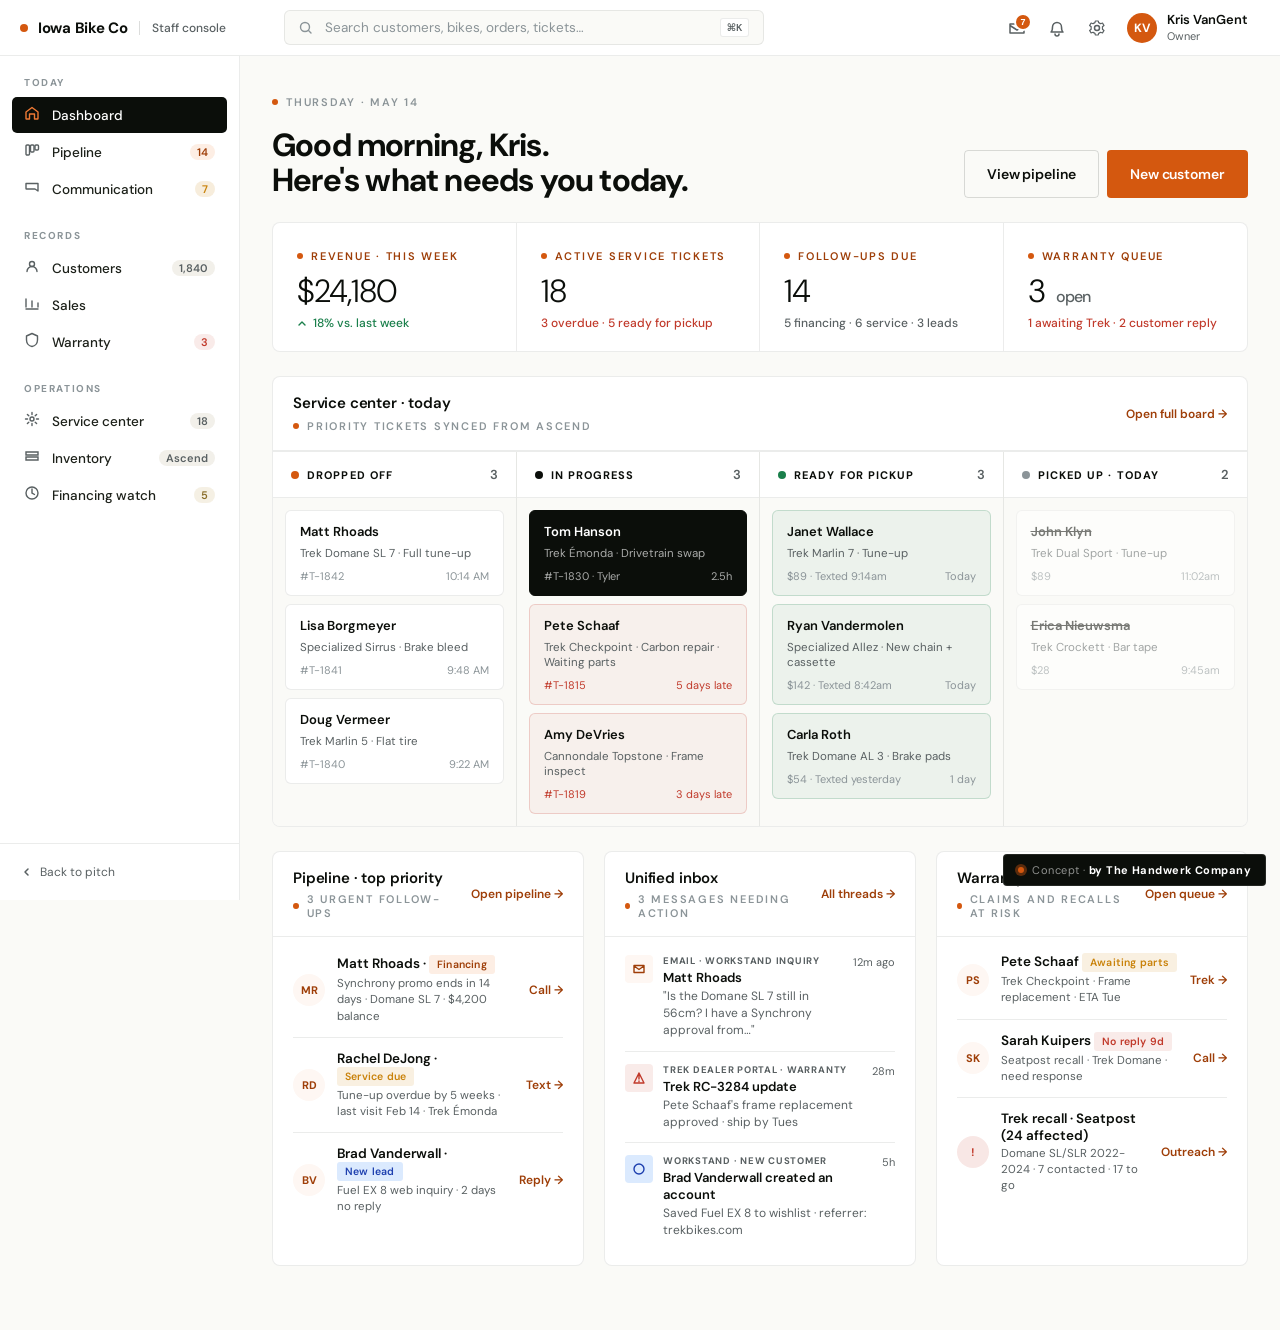
<file: dashboard.html>
<!doctype html>
<html lang="en">
<head>
  <meta charset="utf-8" />
  <meta name="viewport" content="width=device-width, initial-scale=1" />
  <title>Iowa Bike Co · Staff dashboard — Concept demo</title>
  <link rel="preconnect" href="https://fonts.googleapis.com" />
  <link rel="preconnect" href="https://fonts.gstatic.com" crossorigin />
  <link href="https://fonts.googleapis.com/css2?family=DM+Sans:opsz,wght@9..40,300;9..40,400;9..40,500;9..40,600;9..40,700&display=swap" rel="stylesheet" />
  <link rel="stylesheet" href="assets/styles.css" />
  <script type="text/javascript">
    (function(c,l,a,r,i,t,y){
      c[a]=c[a]||function(){(c[a].q=c[a].q||[]).push(arguments)};
      t=l.createElement(r);t.async=1;t.src="https://www.clarity.ms/tag/"+i;
      y=l.getElementsByTagName(r)[0];y.parentNode.insertBefore(t,y);
    })(window, document, "clarity", "script", "wsnlq2i8ln");
  </script>
</head>
<body class="app-body">

  <!-- ───── TOP BAR ───── -->
  <header class="app-top">
    <div class="app-top-inner">
      <a href="dashboard.html" class="app-brand">
        <span class="app-brand-mark"></span>
        <span class="app-brand-name">Iowa Bike Co</span>
        <span class="app-brand-divider"></span>
        <span class="app-brand-context">Staff console</span>
      </a>
      <div class="app-search">
        <svg width="14" height="14" viewBox="0 0 14 14" fill="none"><circle cx="6" cy="6" r="4.5" stroke="#8B9498" stroke-width="1.4"/><path d="M9.5 9.5L12 12" stroke="#8B9498" stroke-width="1.4" stroke-linecap="round"/></svg>
        <input type="text" placeholder="Search customers, bikes, orders, tickets…" />
        <span class="app-search-shortcut">⌘K</span>
      </div>
      <div class="app-top-right">
        <button class="app-icon-btn" title="Inbox">
          <svg width="18" height="18" viewBox="0 0 18 18" fill="none"><path d="M2 6.5l7 4.5 7-4.5M2 5h14v9H2z" stroke="currentColor" stroke-width="1.5" stroke-linejoin="round"/></svg>
          <span class="badge-dot">7</span>
        </button>
        <button class="app-icon-btn" title="Notifications">
          <svg width="18" height="18" viewBox="0 0 18 18" fill="none"><path d="M4.5 8a4.5 4.5 0 119 0c0 4 1.5 5 1.5 5h-12s1.5-1 1.5-5zM7 15a2 2 0 004 0" stroke="currentColor" stroke-width="1.5" stroke-linecap="round" stroke-linejoin="round"/></svg>
        </button>
        <button class="app-icon-btn" title="Settings">
          <svg width="18" height="18" viewBox="0 0 18 18" fill="none"><circle cx="9" cy="9" r="2.5" stroke="currentColor" stroke-width="1.5"/><path d="M14.5 9c0 .4 0 .8-.1 1.2l1.6 1.2-1.5 2.6-1.9-.7c-.6.5-1.3.9-2 1.1L10.3 16h-3l-.3-1.6c-.7-.2-1.4-.6-2-1.1l-1.9.7-1.5-2.6 1.6-1.2c-.1-.4-.1-.8-.1-1.2s0-.8.1-1.2L1.6 6.6 3.1 4l1.9.7c.6-.5 1.3-.9 2-1.1L7.3 2h3l.3 1.6c.7.2 1.4.6 2 1.1l1.9-.7 1.5 2.6-1.6 1.2c.1.4.1.8.1 1.2z" stroke="currentColor" stroke-width="1.2" stroke-linejoin="round"/></svg>
        </button>
        <div class="app-profile">
          <div class="app-avatar">KV</div>
          <div>
            <div class="app-profile-name">Kris VanGent</div>
            <div class="app-profile-role">Owner</div>
          </div>
        </div>
      </div>
    </div>
  </header>

  <!-- ───── SHELL ───── -->
  <div class="app-shell">

    <!-- ───── SIDE NAV ───── -->
    <aside class="app-side">
      <nav class="app-nav">

        <div class="app-nav-group">
          <span class="app-nav-label">Today</span>
          <a href="dashboard.html" class="app-nav-item active">
            <span class="app-nav-icon">
              <svg width="16" height="16" viewBox="0 0 16 16" fill="none"><path d="M2 7l6-4.5L14 7v6.5a.5.5 0 01-.5.5h-3v-5h-5v5h-3a.5.5 0 01-.5-.5V7z" stroke="currentColor" stroke-width="1.4" stroke-linejoin="round"/></svg>
            </span>
            <span>Dashboard</span>
          </a>
          <a href="pipeline.html" class="app-nav-item">
            <span class="app-nav-icon">
              <svg width="16" height="16" viewBox="0 0 16 16" fill="none"><rect x="2" y="3" width="3.5" height="10" rx="1" stroke="currentColor" stroke-width="1.4"/><rect x="6.5" y="3" width="3.5" height="7" rx="1" stroke="currentColor" stroke-width="1.4"/><rect x="11" y="3" width="3.5" height="5" rx="1" stroke="currentColor" stroke-width="1.4"/></svg>
            </span>
            <span>Pipeline</span>
            <span class="app-pill orange">14</span>
          </a>
          <a href="communication.html" class="app-nav-item">
            <span class="app-nav-icon">
              <svg width="16" height="16" viewBox="0 0 16 16" fill="none"><path d="M2 4.5h12V12L11 10H2.5a.5.5 0 01-.5-.5v-5z" stroke="currentColor" stroke-width="1.4" stroke-linejoin="round"/></svg>
            </span>
            <span>Communication</span>
            <span class="app-pill amber">7</span>
          </a>
        </div>

        <div class="app-nav-group">
          <span class="app-nav-label">Records</span>
          <a href="customers.html" class="app-nav-item">
            <span class="app-nav-icon">
              <svg width="16" height="16" viewBox="0 0 16 16" fill="none"><circle cx="8" cy="6" r="2.5" stroke="currentColor" stroke-width="1.4"/><path d="M3 13.5a5 5 0 0110 0" stroke="currentColor" stroke-width="1.4" stroke-linecap="round"/></svg>
            </span>
            <span>Customers</span>
            <span class="app-pill">1,840</span>
          </a>
          <a href="sales.html" class="app-nav-item">
            <span class="app-nav-icon">
              <svg width="16" height="16" viewBox="0 0 16 16" fill="none"><path d="M2 12V4M14 12V8M8 12V6M2 14h12" stroke="currentColor" stroke-width="1.4" stroke-linecap="round"/></svg>
            </span>
            <span>Sales</span>
          </a>
          <a href="warranty.html" class="app-nav-item">
            <span class="app-nav-icon">
              <svg width="16" height="16" viewBox="0 0 16 16" fill="none"><path d="M8 1.5L2.5 4v4c0 3.3 2.4 6 5.5 6.5 3.1-.5 5.5-3.2 5.5-6.5V4L8 1.5z" stroke="currentColor" stroke-width="1.4" stroke-linejoin="round"/></svg>
            </span>
            <span>Warranty</span>
            <span class="app-pill red">3</span>
          </a>
        </div>

        <div class="app-nav-group">
          <span class="app-nav-label">Operations</span>
          <a href="dashboard.html#service" class="app-nav-item">
            <span class="app-nav-icon">
              <svg width="16" height="16" viewBox="0 0 16 16" fill="none"><circle cx="8" cy="8" r="2" stroke="currentColor" stroke-width="1.4"/><path d="M8 1.5v2M8 12.5v2M14.5 8h-2M3.5 8h-2M12.6 3.4l-1.4 1.4M4.8 11.2l-1.4 1.4M12.6 12.6l-1.4-1.4M4.8 4.8L3.4 3.4" stroke="currentColor" stroke-width="1.4" stroke-linecap="round"/></svg>
            </span>
            <span>Service center</span>
            <span class="app-pill">18</span>
          </a>
          <a href="#" class="app-nav-item">
            <span class="app-nav-icon">
              <svg width="16" height="16" viewBox="0 0 16 16" fill="none"><path d="M2 4h12v3H2zM2 9h12v3H2z" stroke="currentColor" stroke-width="1.4"/></svg>
            </span>
            <span>Inventory</span>
            <span class="app-pill">Ascend</span>
          </a>
          <a href="#" class="app-nav-item">
            <span class="app-nav-icon">
              <svg width="16" height="16" viewBox="0 0 16 16" fill="none"><circle cx="8" cy="8" r="6" stroke="currentColor" stroke-width="1.4"/><path d="M8 4v4l2.5 1.5" stroke="currentColor" stroke-width="1.4" stroke-linecap="round"/></svg>
            </span>
            <span>Financing watch</span>
            <span class="app-pill gold">5</span>
          </a>
        </div>

      </nav>
      <div class="app-side-footer">
        <a href="index.html" class="app-side-back">
          <svg width="10" height="10" viewBox="0 0 10 10" fill="none"><path d="M6 2L3 5l3 3" stroke="currentColor" stroke-width="1.5" stroke-linecap="round" stroke-linejoin="round"/></svg>
          Back to pitch
        </a>
      </div>
    </aside>

    <!-- ───── MAIN ───── -->
    <main class="app-main">

      <div class="app-page-head">
        <div>
          <p class="label" style="color: var(--slate-2);">Thursday · May 14</p>
          <h1 class="app-page-title">Good morning, Kris.<br>Here's what needs you today.</h1>
        </div>
        <div class="app-page-actions">
          <a href="pipeline.html" class="btn btn-ghost">View pipeline</a>
          <a href="customers.html" class="btn btn-orange">New customer</a>
        </div>
      </div>

      <!-- Stats row -->
      <section class="stats-row">
        <div class="stat-cell">
          <span class="label">Revenue · this week</span>
          <div class="stat-num">$24,180</div>
          <div class="stat-trend"><svg width="10" height="10" viewBox="0 0 10 10" fill="none"><path d="M2 7L5 4l3 3" stroke="currentColor" stroke-width="1.4" stroke-linecap="round" stroke-linejoin="round"/></svg> 18% vs. last week</div>
        </div>
        <div class="stat-cell">
          <span class="label">Active service tickets</span>
          <div class="stat-num">18</div>
          <div class="stat-trend warn">3 overdue · 5 ready for pickup</div>
        </div>
        <div class="stat-cell">
          <span class="label">Follow-ups due</span>
          <div class="stat-num">14</div>
          <div class="stat-trend muted">5 financing · 6 service · 3 leads</div>
        </div>
        <div class="stat-cell">
          <span class="label">Warranty queue</span>
          <div class="stat-num">3 <em>open</em></div>
          <div class="stat-trend warn">1 awaiting Trek · 2 customer reply</div>
        </div>
      </section>

      <!-- Service Center board -->
      <section id="service" class="panel" style="margin-bottom: 24px;">
        <div class="panel-head">
          <div>
            <h3>Service center · today</h3>
            <p class="label" style="margin-top: 4px; color: var(--slate-2);">Priority tickets synced from Ascend</p>
          </div>
          <a href="#" class="queue-action">Open full board →</a>
        </div>
        <div class="board">

          <div class="board-col">
            <div class="board-col-head">
              <span class="board-col-head-name dropped">Dropped off</span>
              <span class="board-col-head-count">3</span>
            </div>
            <div class="board-cards">
              <a href="customer.html" class="board-card">
                <span class="board-card-name">Matt Rhoads</span>
                <span class="board-card-meta">Trek Domane SL 7 · Full tune-up</span>
                <span class="board-card-foot"><span>#T-1842</span><span>10:14 AM</span></span>
              </a>
              <a href="#" class="board-card">
                <span class="board-card-name">Lisa Borgmeyer</span>
                <span class="board-card-meta">Specialized Sirrus · Brake bleed</span>
                <span class="board-card-foot"><span>#T-1841</span><span>9:48 AM</span></span>
              </a>
              <a href="#" class="board-card">
                <span class="board-card-name">Doug Vermeer</span>
                <span class="board-card-meta">Trek Marlin 5 · Flat tire</span>
                <span class="board-card-foot"><span>#T-1840</span><span>9:22 AM</span></span>
              </a>
            </div>
          </div>

          <div class="board-col">
            <div class="board-col-head">
              <span class="board-col-head-name progress">In progress</span>
              <span class="board-col-head-count">3</span>
            </div>
            <div class="board-cards">
              <div class="board-card progress">
                <span class="board-card-name">Tom Hanson</span>
                <span class="board-card-meta">Trek Émonda · Drivetrain swap</span>
                <span class="board-card-foot"><span>#T-1830 · Tyler</span><span>2.5h</span></span>
              </div>
              <div class="board-card late">
                <span class="board-card-name">Pete Schaaf</span>
                <span class="board-card-meta">Trek Checkpoint · Carbon repair · Waiting parts</span>
                <span class="board-card-foot" style="color: var(--red);"><span>#T-1815</span><span>5 days late</span></span>
              </div>
              <div class="board-card late">
                <span class="board-card-name">Amy DeVries</span>
                <span class="board-card-meta">Cannondale Topstone · Frame inspect</span>
                <span class="board-card-foot" style="color: var(--red);"><span>#T-1819</span><span>3 days late</span></span>
              </div>
            </div>
          </div>

          <div class="board-col">
            <div class="board-col-head">
              <span class="board-col-head-name ready">Ready for pickup</span>
              <span class="board-col-head-count">3</span>
            </div>
            <div class="board-cards">
              <a href="customer.html" class="board-card ready">
                <span class="board-card-name">Janet Wallace</span>
                <span class="board-card-meta">Trek Marlin 7 · Tune-up</span>
                <span class="board-card-foot"><span>$89 · Texted 9:14am</span><span>Today</span></span>
              </a>
              <a href="#" class="board-card ready">
                <span class="board-card-name">Ryan Vandermolen</span>
                <span class="board-card-meta">Specialized Allez · New chain + cassette</span>
                <span class="board-card-foot"><span>$142 · Texted 8:42am</span><span>Today</span></span>
              </a>
              <a href="#" class="board-card ready">
                <span class="board-card-name">Carla Roth</span>
                <span class="board-card-meta">Trek Domane AL 3 · Brake pads</span>
                <span class="board-card-foot"><span>$54 · Texted yesterday</span><span>1 day</span></span>
              </a>
            </div>
          </div>

          <div class="board-col">
            <div class="board-col-head">
              <span class="board-col-head-name done">Picked up · Today</span>
              <span class="board-col-head-count">2</span>
            </div>
            <div class="board-cards">
              <div class="board-card done">
                <span class="board-card-name">John Klyn</span>
                <span class="board-card-meta">Trek Dual Sport · Tune-up</span>
                <span class="board-card-foot"><span>$89</span><span>11:02am</span></span>
              </div>
              <div class="board-card done">
                <span class="board-card-name">Erica Nieuwsma</span>
                <span class="board-card-meta">Trek Crockett · Bar tape</span>
                <span class="board-card-foot"><span>$28</span><span>9:45am</span></span>
              </div>
            </div>
          </div>

        </div>
      </section>

      <!-- Priority grid: Pipeline / Inbox / Warranty -->
      <section style="display: grid; grid-template-columns: repeat(3, 1fr); gap: 20px;">

        <!-- Pipeline preview -->
        <div class="panel">
          <div class="panel-head">
            <div>
              <h3>Pipeline · top priority</h3>
              <p class="label" style="margin-top: 4px; color: var(--slate-2);">3 urgent follow-ups</p>
            </div>
            <a href="pipeline.html" class="queue-action">Open pipeline →</a>
          </div>
          <div class="panel-body" style="padding: 6px 20px 14px;">
            <a href="customer.html" class="queue-row">
              <div class="queue-avatar">MR</div>
              <div>
                <div class="queue-name">Matt Rhoads · <span class="tag tag-orange">Financing</span></div>
                <div class="queue-meta">Synchrony promo ends in 14 days · Domane SL 7 · $4,200 balance</div>
              </div>
              <span class="queue-action">Call →</span>
            </a>
            <a href="#" class="queue-row">
              <div class="queue-avatar">RD</div>
              <div>
                <div class="queue-name">Rachel DeJong · <span class="tag tag-amber">Service due</span></div>
                <div class="queue-meta">Tune-up overdue by 5 weeks · last visit Feb 14 · Trek Émonda</div>
              </div>
              <span class="queue-action">Text →</span>
            </a>
            <a href="#" class="queue-row">
              <div class="queue-avatar">BV</div>
              <div>
                <div class="queue-name">Brad Vanderwall · <span class="tag tag-blue">New lead</span></div>
                <div class="queue-meta">Fuel EX 8 web inquiry · 2 days no reply</div>
              </div>
              <span class="queue-action">Reply →</span>
            </a>
          </div>
        </div>

        <!-- Inbox -->
        <div class="panel">
          <div class="panel-head">
            <div>
              <h3>Unified inbox</h3>
              <p class="label" style="margin-top: 4px; color: var(--slate-2);">3 messages needing action</p>
            </div>
            <a href="communication.html" class="queue-action">All threads →</a>
          </div>
          <div class="panel-body" style="padding: 6px 20px 14px;">
            <a href="customer.html" class="inbox-item">
              <div class="inbox-icon"><svg width="14" height="14" viewBox="0 0 14 14" fill="none"><path d="M2 4l5 3.5L12 4M2 3.5h10v7H2z" stroke="currentColor" stroke-width="1.4" stroke-linejoin="round"/></svg></div>
              <div>
                <div class="inbox-meta">Email · Workstand inquiry</div>
                <div class="inbox-name">Matt Rhoads</div>
                <div class="inbox-snippet">"Is the Domane SL 7 still in 56cm? I have a Synchrony approval from…"</div>
              </div>
              <span class="inbox-time">12m ago</span>
            </a>
            <a href="#" class="inbox-item">
              <div class="inbox-icon red"><svg width="14" height="14" viewBox="0 0 14 14" fill="none"><path d="M7 2v6m0 2v.5M2 12h10L7 2 2 12z" stroke="currentColor" stroke-width="1.4" stroke-linecap="round" stroke-linejoin="round"/></svg></div>
              <div>
                <div class="inbox-meta">Trek dealer portal · Warranty</div>
                <div class="inbox-name">Trek RC-3284 update</div>
                <div class="inbox-snippet">Pete Schaaf's frame replacement approved · ship by Tues</div>
              </div>
              <span class="inbox-time">28m</span>
            </a>
            <a href="#" class="inbox-item">
              <div class="inbox-icon blue"><svg width="14" height="14" viewBox="0 0 14 14" fill="none"><circle cx="7" cy="7" r="5" stroke="currentColor" stroke-width="1.4"/></svg></div>
              <div>
                <div class="inbox-meta">Workstand · New customer</div>
                <div class="inbox-name">Brad Vanderwall created an account</div>
                <div class="inbox-snippet">Saved Fuel EX 8 to wishlist · referrer: trekbikes.com</div>
              </div>
              <span class="inbox-time">5h</span>
            </a>
          </div>
        </div>

        <!-- Warranty radar -->
        <div class="panel">
          <div class="panel-head">
            <div>
              <h3>Warranty radar</h3>
              <p class="label" style="margin-top: 4px; color: var(--slate-2);">Claims and recalls at risk</p>
            </div>
            <a href="warranty.html" class="queue-action">Open queue →</a>
          </div>
          <div class="panel-body" style="padding: 4px 20px 14px;">
            <a href="#" class="queue-row">
              <div class="queue-avatar">PS</div>
              <div>
                <div class="queue-name">Pete Schaaf <span class="tag tag-amber">Awaiting parts</span></div>
                <div class="queue-meta">Trek Checkpoint · Frame replacement · ETA Tue</div>
              </div>
              <span class="queue-action">Trek →</span>
            </a>
            <a href="#" class="queue-row">
              <div class="queue-avatar">SK</div>
              <div>
                <div class="queue-name">Sarah Kuipers <span class="tag tag-red">No reply 9d</span></div>
                <div class="queue-meta">Seatpost recall · Trek Domane · need response</div>
              </div>
              <span class="queue-action">Call →</span>
            </a>
            <a href="#" class="queue-row">
              <div class="queue-avatar" style="background: rgba(193, 58, 43, 0.12); color: var(--red);">!</div>
              <div>
                <div class="queue-name">Trek recall · Seatpost (24 affected)</div>
                <div class="queue-meta">Domane SL/SLR 2022-2024 · 7 contacted · 17 to go</div>
              </div>
              <span class="queue-action">Outreach →</span>
            </a>
          </div>
        </div>

      </section>

    </main>
  </div>

  <!-- Demo banner -->
  <div class="demo-banner">
    <span class="demo-banner-dot"></span>
    <span class="demo-banner-by">Concept · <strong>by The Handwerk Company</strong></span>
  </div>

</body>
</html>
</file>
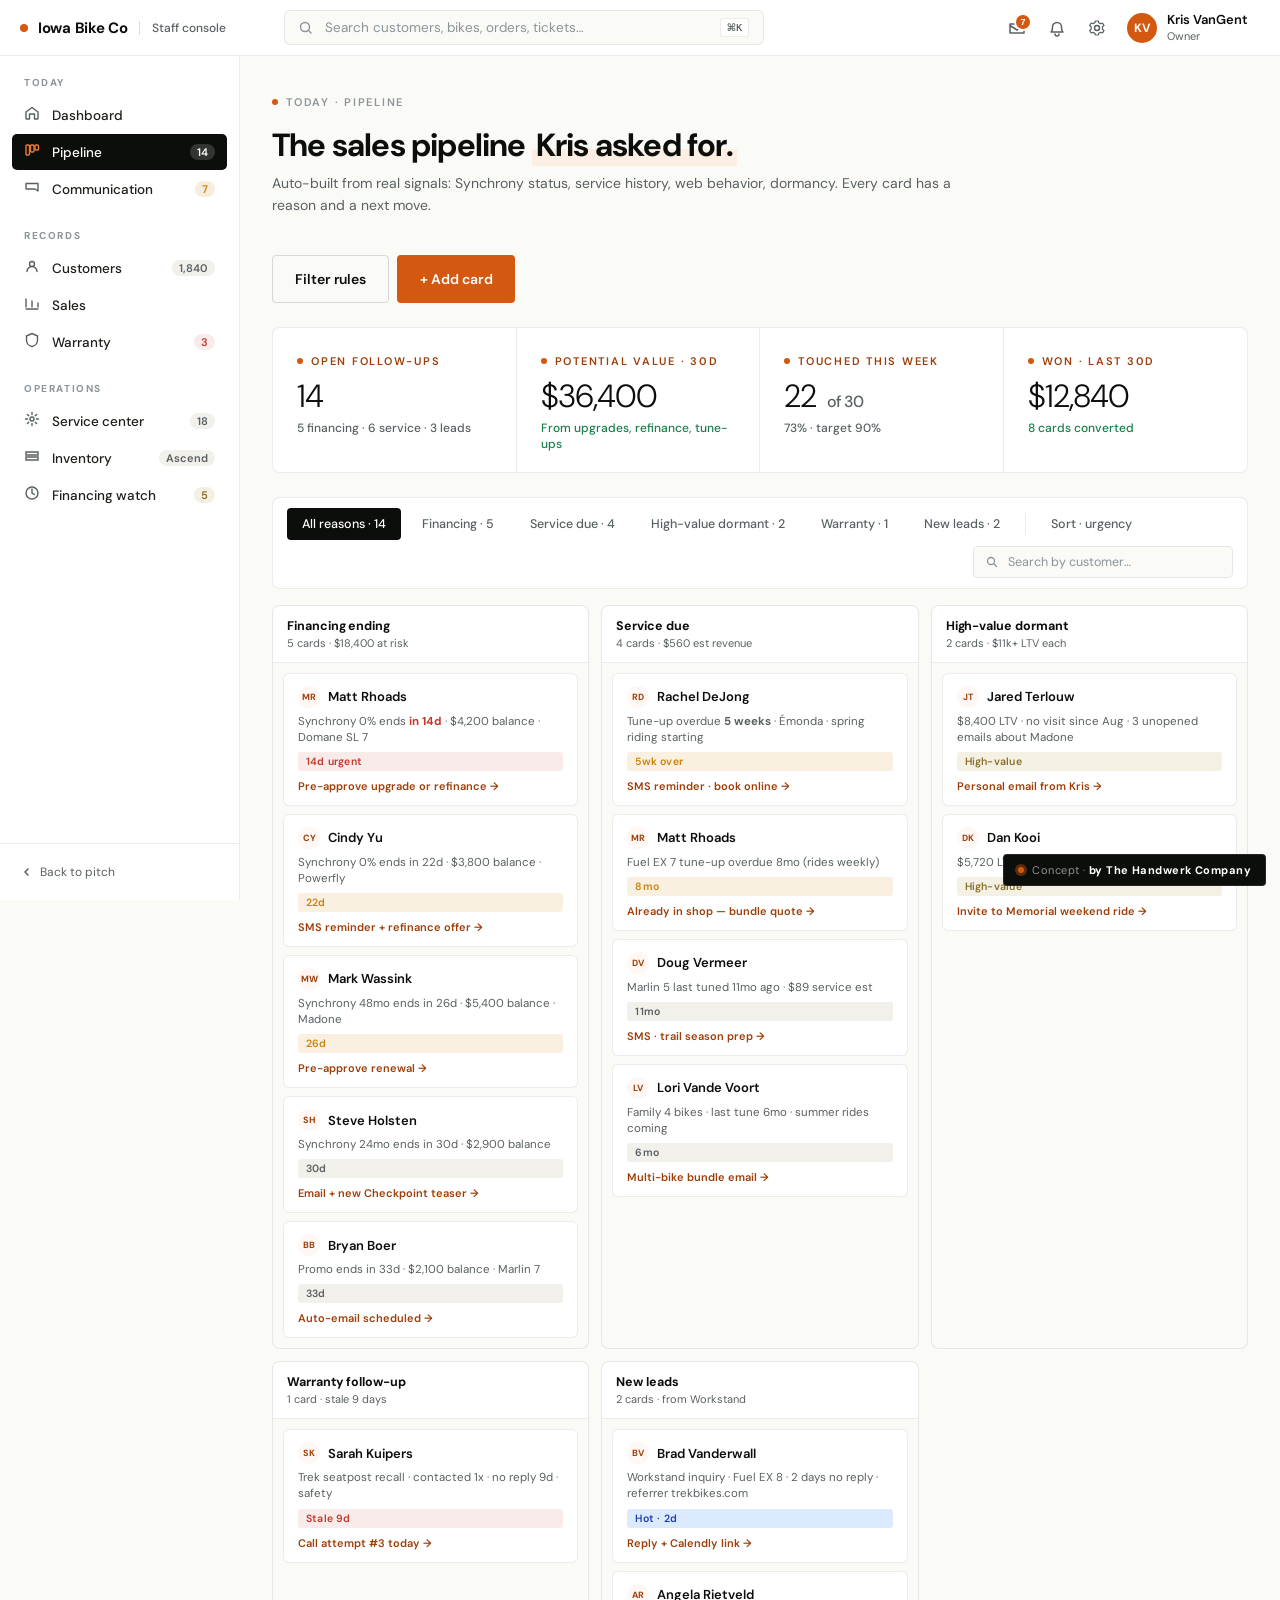
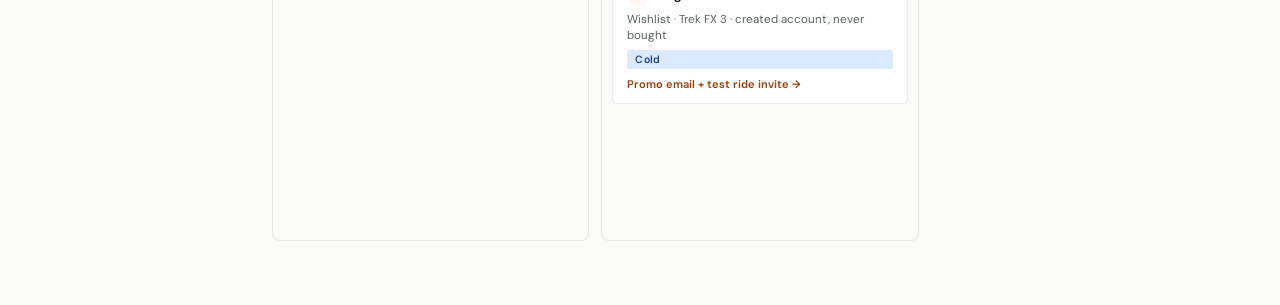
<file: pipeline.html>
<!doctype html>
<html lang="en">
<head>
  <meta charset="utf-8" />
  <meta name="viewport" content="width=device-width, initial-scale=1" />
  <title>Iowa Bike Co · Pipeline</title>
  <link rel="preconnect" href="https://fonts.googleapis.com" />
  <link rel="preconnect" href="https://fonts.gstatic.com" crossorigin />
  <link href="https://fonts.googleapis.com/css2?family=DM+Sans:opsz,wght@9..40,300;9..40,400;9..40,500;9..40,600;9..40,700&display=swap" rel="stylesheet" />
  <link rel="stylesheet" href="assets/styles.css" />
  <script type="text/javascript">
    (function(c,l,a,r,i,t,y){
      c[a]=c[a]||function(){(c[a].q=c[a].q||[]).push(arguments)};
      t=l.createElement(r);t.async=1;t.src="https://www.clarity.ms/tag/"+i;
      y=l.getElementsByTagName(r)[0];y.parentNode.insertBefore(t,y);
    })(window, document, "clarity", "script", "wsnlq2i8ln");
  </script>
</head>
<body class="app-body">

  <header class="app-top">
    <div class="app-top-inner">
      <a href="dashboard.html" class="app-brand">
        <span class="app-brand-mark"></span>
        <span class="app-brand-name">Iowa Bike Co</span>
        <span class="app-brand-divider"></span>
        <span class="app-brand-context">Staff console</span>
      </a>
      <div class="app-search">
        <svg width="14" height="14" viewBox="0 0 14 14" fill="none"><circle cx="6" cy="6" r="4.5" stroke="#8B9498" stroke-width="1.4"/><path d="M9.5 9.5L12 12" stroke="#8B9498" stroke-width="1.4" stroke-linecap="round"/></svg>
        <input type="text" placeholder="Search customers, bikes, orders, tickets…" />
        <span class="app-search-shortcut">⌘K</span>
      </div>
      <div class="app-top-right">
        <button class="app-icon-btn"><svg width="18" height="18" viewBox="0 0 18 18" fill="none"><path d="M2 6.5l7 4.5 7-4.5M2 5h14v9H2z" stroke="currentColor" stroke-width="1.5" stroke-linejoin="round"/></svg><span class="badge-dot">7</span></button>
        <button class="app-icon-btn"><svg width="18" height="18" viewBox="0 0 18 18" fill="none"><path d="M4.5 8a4.5 4.5 0 119 0c0 4 1.5 5 1.5 5h-12s1.5-1 1.5-5zM7 15a2 2 0 004 0" stroke="currentColor" stroke-width="1.5" stroke-linecap="round" stroke-linejoin="round"/></svg></button>
        <button class="app-icon-btn"><svg width="18" height="18" viewBox="0 0 18 18" fill="none"><circle cx="9" cy="9" r="2.5" stroke="currentColor" stroke-width="1.5"/><path d="M14.5 9c0 .4 0 .8-.1 1.2l1.6 1.2-1.5 2.6-1.9-.7c-.6.5-1.3.9-2 1.1L10.3 16h-3l-.3-1.6c-.7-.2-1.4-.6-2-1.1l-1.9.7-1.5-2.6 1.6-1.2c-.1-.4-.1-.8-.1-1.2s0-.8.1-1.2L1.6 6.6 3.1 4l1.9.7c.6-.5 1.3-.9 2-1.1L7.3 2h3l.3 1.6c.7.2 1.4.6 2 1.1l1.9-.7 1.5 2.6-1.6 1.2c.1.4.1.8.1 1.2z" stroke="currentColor" stroke-width="1.2" stroke-linejoin="round"/></svg></button>
        <div class="app-profile">
          <div class="app-avatar">KV</div>
          <div><div class="app-profile-name">Kris VanGent</div><div class="app-profile-role">Owner</div></div>
        </div>
      </div>
    </div>
  </header>

  <div class="app-shell">

    <aside class="app-side">
      <nav class="app-nav">
        <div class="app-nav-group">
          <span class="app-nav-label">Today</span>
          <a href="dashboard.html" class="app-nav-item">
            <span class="app-nav-icon"><svg width="16" height="16" viewBox="0 0 16 16" fill="none"><path d="M2 7l6-4.5L14 7v6.5a.5.5 0 01-.5.5h-3v-5h-5v5h-3a.5.5 0 01-.5-.5V7z" stroke="currentColor" stroke-width="1.4" stroke-linejoin="round"/></svg></span>
            <span>Dashboard</span>
          </a>
          <a href="pipeline.html" class="app-nav-item active">
            <span class="app-nav-icon"><svg width="16" height="16" viewBox="0 0 16 16" fill="none"><rect x="2" y="3" width="3.5" height="10" rx="1" stroke="currentColor" stroke-width="1.4"/><rect x="6.5" y="3" width="3.5" height="7" rx="1" stroke="currentColor" stroke-width="1.4"/><rect x="11" y="3" width="3.5" height="5" rx="1" stroke="currentColor" stroke-width="1.4"/></svg></span>
            <span>Pipeline</span>
            <span class="app-pill orange">14</span>
          </a>
          <a href="communication.html" class="app-nav-item">
            <span class="app-nav-icon"><svg width="16" height="16" viewBox="0 0 16 16" fill="none"><path d="M2 4.5h12V12L11 10H2.5a.5.5 0 01-.5-.5v-5z" stroke="currentColor" stroke-width="1.4" stroke-linejoin="round"/></svg></span>
            <span>Communication</span>
            <span class="app-pill amber">7</span>
          </a>
        </div>
        <div class="app-nav-group">
          <span class="app-nav-label">Records</span>
          <a href="customers.html" class="app-nav-item">
            <span class="app-nav-icon"><svg width="16" height="16" viewBox="0 0 16 16" fill="none"><circle cx="8" cy="6" r="2.5" stroke="currentColor" stroke-width="1.4"/><path d="M3 13.5a5 5 0 0110 0" stroke="currentColor" stroke-width="1.4" stroke-linecap="round"/></svg></span>
            <span>Customers</span>
            <span class="app-pill">1,840</span>
          </a>
          <a href="sales.html" class="app-nav-item">
            <span class="app-nav-icon"><svg width="16" height="16" viewBox="0 0 16 16" fill="none"><path d="M2 12V4M14 12V8M8 12V6M2 14h12" stroke="currentColor" stroke-width="1.4" stroke-linecap="round"/></svg></span>
            <span>Sales</span>
          </a>
          <a href="warranty.html" class="app-nav-item">
            <span class="app-nav-icon"><svg width="16" height="16" viewBox="0 0 16 16" fill="none"><path d="M8 1.5L2.5 4v4c0 3.3 2.4 6 5.5 6.5 3.1-.5 5.5-3.2 5.5-6.5V4L8 1.5z" stroke="currentColor" stroke-width="1.4" stroke-linejoin="round"/></svg></span>
            <span>Warranty</span>
            <span class="app-pill red">3</span>
          </a>
        </div>
        <div class="app-nav-group">
          <span class="app-nav-label">Operations</span>
          <a href="dashboard.html#service" class="app-nav-item">
            <span class="app-nav-icon"><svg width="16" height="16" viewBox="0 0 16 16" fill="none"><circle cx="8" cy="8" r="2" stroke="currentColor" stroke-width="1.4"/><path d="M8 1.5v2M8 12.5v2M14.5 8h-2M3.5 8h-2M12.6 3.4l-1.4 1.4M4.8 11.2l-1.4 1.4M12.6 12.6l-1.4-1.4M4.8 4.8L3.4 3.4" stroke="currentColor" stroke-width="1.4" stroke-linecap="round"/></svg></span>
            <span>Service center</span>
            <span class="app-pill">18</span>
          </a>
          <a href="#" class="app-nav-item">
            <span class="app-nav-icon"><svg width="16" height="16" viewBox="0 0 16 16" fill="none"><path d="M2 4h12v3H2zM2 9h12v3H2z" stroke="currentColor" stroke-width="1.4"/></svg></span>
            <span>Inventory</span>
            <span class="app-pill">Ascend</span>
          </a>
          <a href="#" class="app-nav-item">
            <span class="app-nav-icon"><svg width="16" height="16" viewBox="0 0 16 16" fill="none"><circle cx="8" cy="8" r="6" stroke="currentColor" stroke-width="1.4"/><path d="M8 4v4l2.5 1.5" stroke="currentColor" stroke-width="1.4" stroke-linecap="round"/></svg></span>
            <span>Financing watch</span>
            <span class="app-pill gold">5</span>
          </a>
        </div>
      </nav>
      <div class="app-side-footer">
        <a href="index.html" class="app-side-back">
          <svg width="10" height="10" viewBox="0 0 10 10" fill="none"><path d="M6 2L3 5l3 3" stroke="currentColor" stroke-width="1.5" stroke-linecap="round" stroke-linejoin="round"/></svg>
          Back to pitch
        </a>
      </div>
    </aside>

    <main class="app-main">

      <div class="app-page-head">
        <div>
          <p class="label" style="color: var(--slate-2);">Today · Pipeline</p>
          <h1 class="app-page-title">The sales pipeline <span class="accent">Kris asked for.</span></h1>
          <p class="app-page-context">Auto-built from real signals: Synchrony status, service history, web behavior, dormancy. Every card has a reason and a next move.</p>
        </div>
        <div class="app-page-actions">
          <a href="#" class="btn btn-ghost">Filter rules</a>
          <a href="#" class="btn btn-orange">+ Add card</a>
        </div>
      </div>

      <!-- Stats -->
      <section class="stats-row">
        <div class="stat-cell">
          <span class="label">Open follow-ups</span>
          <div class="stat-num">14</div>
          <div class="stat-trend muted">5 financing · 6 service · 3 leads</div>
        </div>
        <div class="stat-cell">
          <span class="label">Potential value · 30d</span>
          <div class="stat-num">$36,400</div>
          <div class="stat-trend">From upgrades, refinance, tune-ups</div>
        </div>
        <div class="stat-cell">
          <span class="label">Touched this week</span>
          <div class="stat-num">22 <em>of 30</em></div>
          <div class="stat-trend muted">73% · target 90%</div>
        </div>
        <div class="stat-cell">
          <span class="label">Won · last 30d</span>
          <div class="stat-num">$12,840</div>
          <div class="stat-trend">8 cards converted</div>
        </div>
      </section>

      <!-- Filter -->
      <div class="filter-bar">
        <button class="filter-pill active">All reasons · 14</button>
        <button class="filter-pill">Financing · 5</button>
        <button class="filter-pill">Service due · 4</button>
        <button class="filter-pill">High-value dormant · 2</button>
        <button class="filter-pill">Warranty · 1</button>
        <button class="filter-pill">New leads · 2</button>
        <span class="filter-bar-divider"></span>
        <button class="filter-pill">Sort · urgency</button>
        <div class="filter-search">
          <svg width="12" height="12" viewBox="0 0 12 12" fill="none"><circle cx="5" cy="5" r="3.5" stroke="#8B9498" stroke-width="1.3"/><path d="M8 8l2.5 2.5" stroke="#8B9498" stroke-width="1.3" stroke-linecap="round"/></svg>
          <input type="text" placeholder="Search by customer…" />
        </div>
      </div>

      <!-- Kanban -->
      <section class="pipeline-board">

        <!-- Financing ending -->
        <div class="pipeline-col">
          <div class="pipeline-col-head">
            <div class="pipeline-col-title">Financing ending</div>
            <div class="pipeline-col-meta">5 cards · $18,400 at risk</div>
          </div>
          <div class="pipeline-cards">
            <a href="customer.html" class="pipeline-card">
              <div class="pipeline-card-name"><span class="queue-avatar">MR</span> Matt Rhoads</div>
              <div class="pipeline-card-why">Synchrony 0% ends <strong style="color: var(--red);">in 14d</strong> · $4,200 balance · Domane SL 7</div>
              <span class="tag tag-red" style="align-self: start;">14d urgent</span>
              <div class="pipeline-card-action">Pre-approve upgrade or refinance →</div>
            </a>
            <a href="customer.html" class="pipeline-card">
              <div class="pipeline-card-name"><span class="queue-avatar">CY</span> Cindy Yu</div>
              <div class="pipeline-card-why">Synchrony 0% ends in 22d · $3,800 balance · Powerfly</div>
              <span class="tag tag-amber" style="align-self: start;">22d</span>
              <div class="pipeline-card-action">SMS reminder + refinance offer →</div>
            </a>
            <a href="customer.html" class="pipeline-card">
              <div class="pipeline-card-name"><span class="queue-avatar">MW</span> Mark Wassink</div>
              <div class="pipeline-card-why">Synchrony 48mo ends in 26d · $5,400 balance · Madone</div>
              <span class="tag tag-amber" style="align-self: start;">26d</span>
              <div class="pipeline-card-action">Pre-approve renewal →</div>
            </a>
            <a href="customer.html" class="pipeline-card">
              <div class="pipeline-card-name"><span class="queue-avatar">SH</span> Steve Holsten</div>
              <div class="pipeline-card-why">Synchrony 24mo ends in 30d · $2,900 balance</div>
              <span class="tag tag-slate" style="align-self: start;">30d</span>
              <div class="pipeline-card-action">Email + new Checkpoint teaser →</div>
            </a>
            <a href="customer.html" class="pipeline-card">
              <div class="pipeline-card-name"><span class="queue-avatar">BB</span> Bryan Boer</div>
              <div class="pipeline-card-why">Promo ends in 33d · $2,100 balance · Marlin 7</div>
              <span class="tag tag-slate" style="align-self: start;">33d</span>
              <div class="pipeline-card-action">Auto-email scheduled →</div>
            </a>
          </div>
        </div>

        <!-- Tune-up overdue -->
        <div class="pipeline-col">
          <div class="pipeline-col-head">
            <div class="pipeline-col-title">Service due</div>
            <div class="pipeline-col-meta">4 cards · $560 est revenue</div>
          </div>
          <div class="pipeline-cards">
            <a href="customer.html" class="pipeline-card">
              <div class="pipeline-card-name"><span class="queue-avatar">RD</span> Rachel DeJong</div>
              <div class="pipeline-card-why">Tune-up overdue <strong>5 weeks</strong> · Émonda · spring riding starting</div>
              <span class="tag tag-amber" style="align-self: start;">5wk over</span>
              <div class="pipeline-card-action">SMS reminder · book online →</div>
            </a>
            <a href="customer.html" class="pipeline-card">
              <div class="pipeline-card-name"><span class="queue-avatar">MR</span> Matt Rhoads</div>
              <div class="pipeline-card-why">Fuel EX 7 tune-up overdue 8mo (rides weekly)</div>
              <span class="tag tag-amber" style="align-self: start;">8mo</span>
              <div class="pipeline-card-action">Already in shop — bundle quote →</div>
            </a>
            <a href="customer.html" class="pipeline-card">
              <div class="pipeline-card-name"><span class="queue-avatar">DV</span> Doug Vermeer</div>
              <div class="pipeline-card-why">Marlin 5 last tuned 11mo ago · $89 service est</div>
              <span class="tag tag-slate" style="align-self: start;">11mo</span>
              <div class="pipeline-card-action">SMS · trail season prep →</div>
            </a>
            <a href="customer.html" class="pipeline-card">
              <div class="pipeline-card-name"><span class="queue-avatar">LV</span> Lori Vande Voort</div>
              <div class="pipeline-card-why">Family 4 bikes · last tune 6mo · summer rides coming</div>
              <span class="tag tag-slate" style="align-self: start;">6mo</span>
              <div class="pipeline-card-action">Multi-bike bundle email →</div>
            </a>
          </div>
        </div>

        <!-- High-value dormant -->
        <div class="pipeline-col">
          <div class="pipeline-col-head">
            <div class="pipeline-col-title">High-value dormant</div>
            <div class="pipeline-col-meta">2 cards · $11k+ LTV each</div>
          </div>
          <div class="pipeline-cards">
            <a href="customer.html" class="pipeline-card">
              <div class="pipeline-card-name"><span class="queue-avatar">JT</span> Jared Terlouw</div>
              <div class="pipeline-card-why">$8,400 LTV · no visit since Aug · 3 unopened emails about Madone</div>
              <span class="tag tag-gold" style="align-self: start;">High-value</span>
              <div class="pipeline-card-action">Personal email from Kris →</div>
            </a>
            <a href="customer.html" class="pipeline-card">
              <div class="pipeline-card-name"><span class="queue-avatar">DK</span> Dan Kooi</div>
              <div class="pipeline-card-why">$5,720 LTV · 60+ days no contact · loyalty 6yr</div>
              <span class="tag tag-gold" style="align-self: start;">High-value</span>
              <div class="pipeline-card-action">Invite to Memorial weekend ride →</div>
            </a>
          </div>
        </div>

        <!-- Warranty -->
        <div class="pipeline-col">
          <div class="pipeline-col-head">
            <div class="pipeline-col-title">Warranty follow-up</div>
            <div class="pipeline-col-meta">1 card · stale 9 days</div>
          </div>
          <div class="pipeline-cards">
            <a href="customer.html" class="pipeline-card">
              <div class="pipeline-card-name"><span class="queue-avatar">SK</span> Sarah Kuipers</div>
              <div class="pipeline-card-why">Trek seatpost recall · contacted 1x · no reply 9d · safety</div>
              <span class="tag tag-red" style="align-self: start;">Stale 9d</span>
              <div class="pipeline-card-action">Call attempt #3 today →</div>
            </a>
          </div>
        </div>

        <!-- New leads -->
        <div class="pipeline-col">
          <div class="pipeline-col-head">
            <div class="pipeline-col-title">New leads</div>
            <div class="pipeline-col-meta">2 cards · from Workstand</div>
          </div>
          <div class="pipeline-cards">
            <a href="customer.html" class="pipeline-card">
              <div class="pipeline-card-name"><span class="queue-avatar">BV</span> Brad Vanderwall</div>
              <div class="pipeline-card-why">Workstand inquiry · Fuel EX 8 · 2 days no reply · referrer trekbikes.com</div>
              <span class="tag tag-blue" style="align-self: start;">Hot · 2d</span>
              <div class="pipeline-card-action">Reply + Calendly link →</div>
            </a>
            <a href="customer.html" class="pipeline-card">
              <div class="pipeline-card-name"><span class="queue-avatar">AR</span> Angela Rietveld</div>
              <div class="pipeline-card-why">Wishlist · Trek FX 3 · created account, never bought</div>
              <span class="tag tag-blue" style="align-self: start;">Cold</span>
              <div class="pipeline-card-action">Promo email + test ride invite →</div>
            </a>
          </div>
        </div>

      </section>

    </main>
  </div>

  <div class="demo-banner">
    <span class="demo-banner-dot"></span>
    <span class="demo-banner-by">Concept · <strong>by The Handwerk Company</strong></span>
  </div>

</body>
</html>
</file>
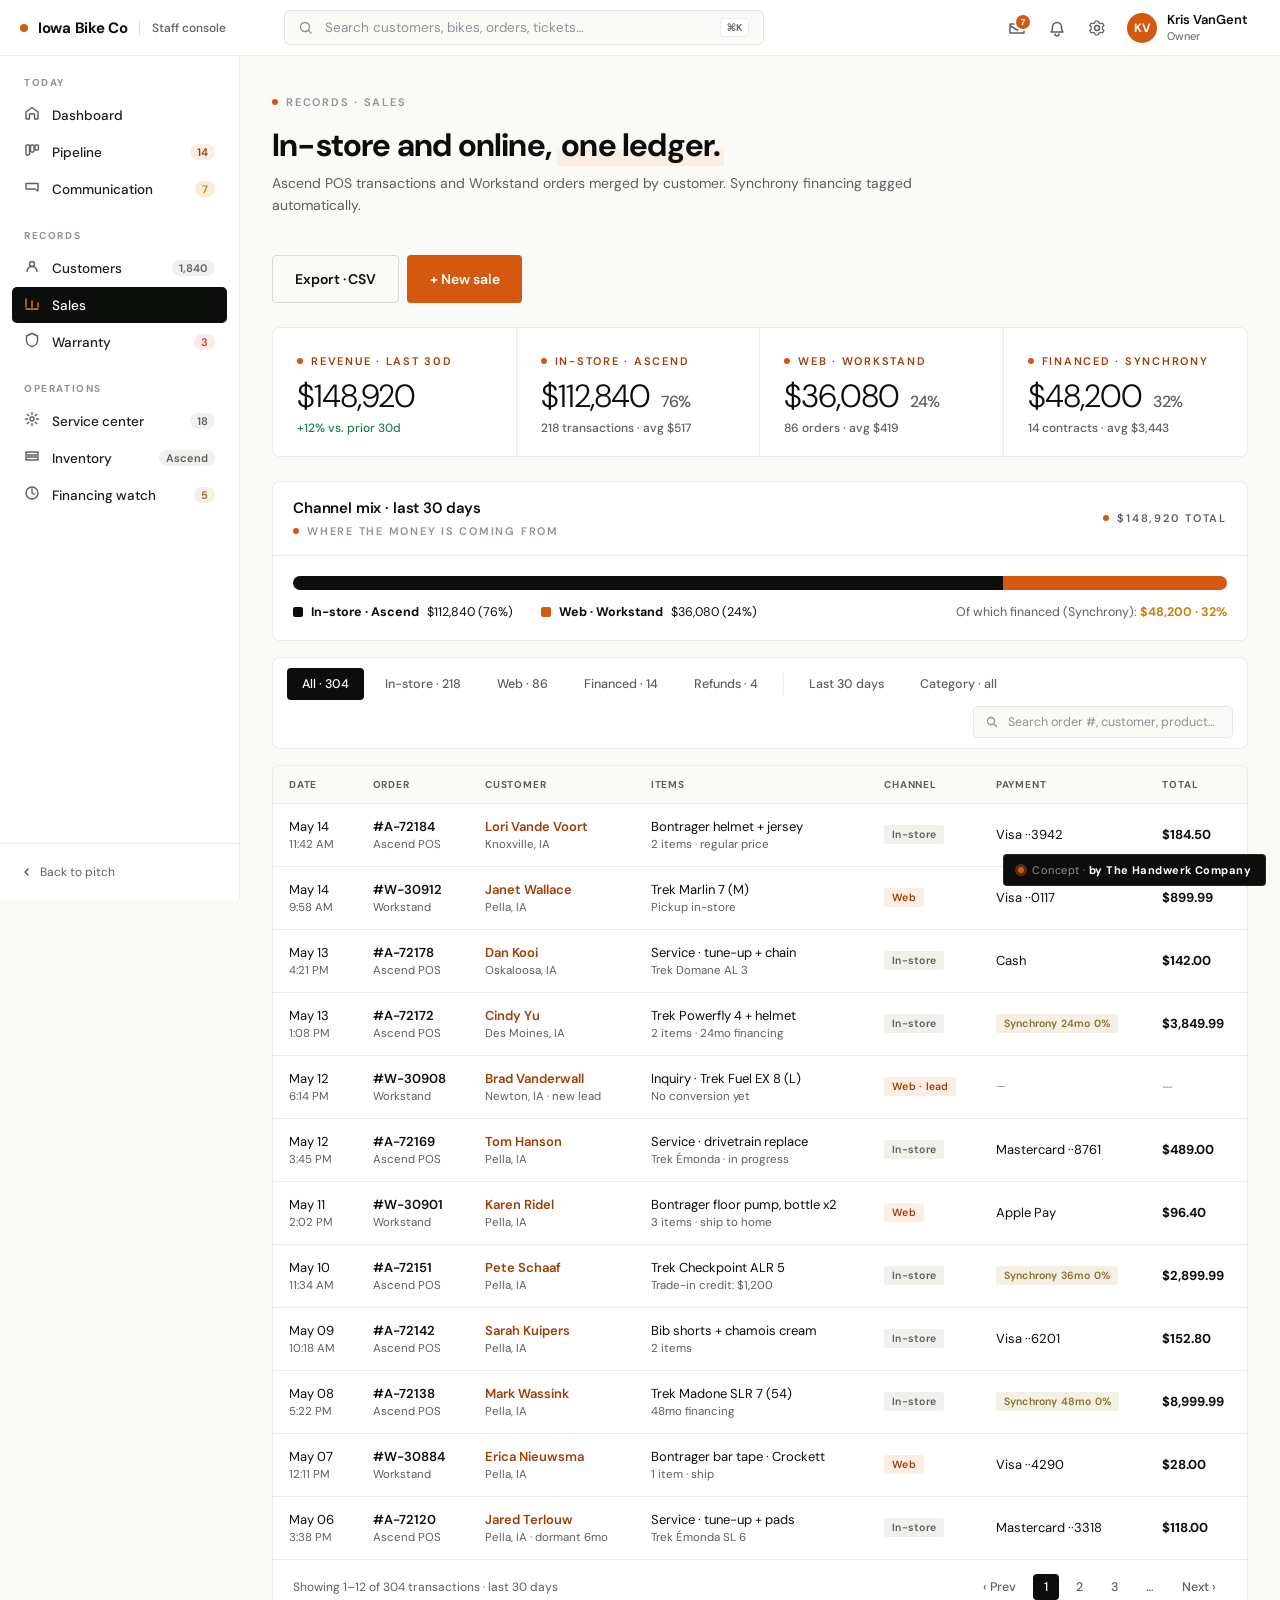
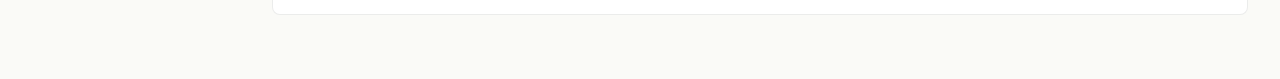
<file: sales.html>
<!doctype html>
<html lang="en">
<head>
  <meta charset="utf-8" />
  <meta name="viewport" content="width=device-width, initial-scale=1" />
  <title>Iowa Bike Co · Sales</title>
  <link rel="preconnect" href="https://fonts.googleapis.com" />
  <link rel="preconnect" href="https://fonts.gstatic.com" crossorigin />
  <link href="https://fonts.googleapis.com/css2?family=DM+Sans:opsz,wght@9..40,300;9..40,400;9..40,500;9..40,600;9..40,700&display=swap" rel="stylesheet" />
  <link rel="stylesheet" href="assets/styles.css" />
  <script type="text/javascript">
    (function(c,l,a,r,i,t,y){
      c[a]=c[a]||function(){(c[a].q=c[a].q||[]).push(arguments)};
      t=l.createElement(r);t.async=1;t.src="https://www.clarity.ms/tag/"+i;
      y=l.getElementsByTagName(r)[0];y.parentNode.insertBefore(t,y);
    })(window, document, "clarity", "script", "wsnlq2i8ln");
  </script>
</head>
<body class="app-body">

  <header class="app-top">
    <div class="app-top-inner">
      <a href="dashboard.html" class="app-brand">
        <span class="app-brand-mark"></span>
        <span class="app-brand-name">Iowa Bike Co</span>
        <span class="app-brand-divider"></span>
        <span class="app-brand-context">Staff console</span>
      </a>
      <div class="app-search">
        <svg width="14" height="14" viewBox="0 0 14 14" fill="none"><circle cx="6" cy="6" r="4.5" stroke="#8B9498" stroke-width="1.4"/><path d="M9.5 9.5L12 12" stroke="#8B9498" stroke-width="1.4" stroke-linecap="round"/></svg>
        <input type="text" placeholder="Search customers, bikes, orders, tickets…" />
        <span class="app-search-shortcut">⌘K</span>
      </div>
      <div class="app-top-right">
        <button class="app-icon-btn"><svg width="18" height="18" viewBox="0 0 18 18" fill="none"><path d="M2 6.5l7 4.5 7-4.5M2 5h14v9H2z" stroke="currentColor" stroke-width="1.5" stroke-linejoin="round"/></svg><span class="badge-dot">7</span></button>
        <button class="app-icon-btn"><svg width="18" height="18" viewBox="0 0 18 18" fill="none"><path d="M4.5 8a4.5 4.5 0 119 0c0 4 1.5 5 1.5 5h-12s1.5-1 1.5-5zM7 15a2 2 0 004 0" stroke="currentColor" stroke-width="1.5" stroke-linecap="round" stroke-linejoin="round"/></svg></button>
        <button class="app-icon-btn"><svg width="18" height="18" viewBox="0 0 18 18" fill="none"><circle cx="9" cy="9" r="2.5" stroke="currentColor" stroke-width="1.5"/><path d="M14.5 9c0 .4 0 .8-.1 1.2l1.6 1.2-1.5 2.6-1.9-.7c-.6.5-1.3.9-2 1.1L10.3 16h-3l-.3-1.6c-.7-.2-1.4-.6-2-1.1l-1.9.7-1.5-2.6 1.6-1.2c-.1-.4-.1-.8-.1-1.2s0-.8.1-1.2L1.6 6.6 3.1 4l1.9.7c.6-.5 1.3-.9 2-1.1L7.3 2h3l.3 1.6c.7.2 1.4.6 2 1.1l1.9-.7 1.5 2.6-1.6 1.2c.1.4.1.8.1 1.2z" stroke="currentColor" stroke-width="1.2" stroke-linejoin="round"/></svg></button>
        <div class="app-profile">
          <div class="app-avatar">KV</div>
          <div><div class="app-profile-name">Kris VanGent</div><div class="app-profile-role">Owner</div></div>
        </div>
      </div>
    </div>
  </header>

  <div class="app-shell">

    <aside class="app-side">
      <nav class="app-nav">
        <div class="app-nav-group">
          <span class="app-nav-label">Today</span>
          <a href="dashboard.html" class="app-nav-item">
            <span class="app-nav-icon"><svg width="16" height="16" viewBox="0 0 16 16" fill="none"><path d="M2 7l6-4.5L14 7v6.5a.5.5 0 01-.5.5h-3v-5h-5v5h-3a.5.5 0 01-.5-.5V7z" stroke="currentColor" stroke-width="1.4" stroke-linejoin="round"/></svg></span>
            <span>Dashboard</span>
          </a>
          <a href="pipeline.html" class="app-nav-item">
            <span class="app-nav-icon"><svg width="16" height="16" viewBox="0 0 16 16" fill="none"><rect x="2" y="3" width="3.5" height="10" rx="1" stroke="currentColor" stroke-width="1.4"/><rect x="6.5" y="3" width="3.5" height="7" rx="1" stroke="currentColor" stroke-width="1.4"/><rect x="11" y="3" width="3.5" height="5" rx="1" stroke="currentColor" stroke-width="1.4"/></svg></span>
            <span>Pipeline</span>
            <span class="app-pill orange">14</span>
          </a>
          <a href="communication.html" class="app-nav-item">
            <span class="app-nav-icon"><svg width="16" height="16" viewBox="0 0 16 16" fill="none"><path d="M2 4.5h12V12L11 10H2.5a.5.5 0 01-.5-.5v-5z" stroke="currentColor" stroke-width="1.4" stroke-linejoin="round"/></svg></span>
            <span>Communication</span>
            <span class="app-pill amber">7</span>
          </a>
        </div>
        <div class="app-nav-group">
          <span class="app-nav-label">Records</span>
          <a href="customers.html" class="app-nav-item">
            <span class="app-nav-icon"><svg width="16" height="16" viewBox="0 0 16 16" fill="none"><circle cx="8" cy="6" r="2.5" stroke="currentColor" stroke-width="1.4"/><path d="M3 13.5a5 5 0 0110 0" stroke="currentColor" stroke-width="1.4" stroke-linecap="round"/></svg></span>
            <span>Customers</span>
            <span class="app-pill">1,840</span>
          </a>
          <a href="sales.html" class="app-nav-item active">
            <span class="app-nav-icon"><svg width="16" height="16" viewBox="0 0 16 16" fill="none"><path d="M2 12V4M14 12V8M8 12V6M2 14h12" stroke="currentColor" stroke-width="1.4" stroke-linecap="round"/></svg></span>
            <span>Sales</span>
          </a>
          <a href="warranty.html" class="app-nav-item">
            <span class="app-nav-icon"><svg width="16" height="16" viewBox="0 0 16 16" fill="none"><path d="M8 1.5L2.5 4v4c0 3.3 2.4 6 5.5 6.5 3.1-.5 5.5-3.2 5.5-6.5V4L8 1.5z" stroke="currentColor" stroke-width="1.4" stroke-linejoin="round"/></svg></span>
            <span>Warranty</span>
            <span class="app-pill red">3</span>
          </a>
        </div>
        <div class="app-nav-group">
          <span class="app-nav-label">Operations</span>
          <a href="dashboard.html#service" class="app-nav-item">
            <span class="app-nav-icon"><svg width="16" height="16" viewBox="0 0 16 16" fill="none"><circle cx="8" cy="8" r="2" stroke="currentColor" stroke-width="1.4"/><path d="M8 1.5v2M8 12.5v2M14.5 8h-2M3.5 8h-2M12.6 3.4l-1.4 1.4M4.8 11.2l-1.4 1.4M12.6 12.6l-1.4-1.4M4.8 4.8L3.4 3.4" stroke="currentColor" stroke-width="1.4" stroke-linecap="round"/></svg></span>
            <span>Service center</span>
            <span class="app-pill">18</span>
          </a>
          <a href="#" class="app-nav-item">
            <span class="app-nav-icon"><svg width="16" height="16" viewBox="0 0 16 16" fill="none"><path d="M2 4h12v3H2zM2 9h12v3H2z" stroke="currentColor" stroke-width="1.4"/></svg></span>
            <span>Inventory</span>
            <span class="app-pill">Ascend</span>
          </a>
          <a href="#" class="app-nav-item">
            <span class="app-nav-icon"><svg width="16" height="16" viewBox="0 0 16 16" fill="none"><circle cx="8" cy="8" r="6" stroke="currentColor" stroke-width="1.4"/><path d="M8 4v4l2.5 1.5" stroke="currentColor" stroke-width="1.4" stroke-linecap="round"/></svg></span>
            <span>Financing watch</span>
            <span class="app-pill gold">5</span>
          </a>
        </div>
      </nav>
      <div class="app-side-footer">
        <a href="index.html" class="app-side-back">
          <svg width="10" height="10" viewBox="0 0 10 10" fill="none"><path d="M6 2L3 5l3 3" stroke="currentColor" stroke-width="1.5" stroke-linecap="round" stroke-linejoin="round"/></svg>
          Back to pitch
        </a>
      </div>
    </aside>

    <main class="app-main">

      <div class="app-page-head">
        <div>
          <p class="label" style="color: var(--slate-2);">Records · Sales</p>
          <h1 class="app-page-title">In-store and online, <span class="accent">one ledger.</span></h1>
          <p class="app-page-context">Ascend POS transactions and Workstand orders merged by customer. Synchrony financing tagged automatically.</p>
        </div>
        <div class="app-page-actions">
          <a href="#" class="btn btn-ghost">Export · CSV</a>
          <a href="#" class="btn btn-orange">+ New sale</a>
        </div>
      </div>

      <!-- Stats -->
      <section class="stats-row">
        <div class="stat-cell">
          <span class="label">Revenue · last 30d</span>
          <div class="stat-num">$148,920</div>
          <div class="stat-trend">+12% vs. prior 30d</div>
        </div>
        <div class="stat-cell">
          <span class="label">In-store · Ascend</span>
          <div class="stat-num">$112,840 <em>76%</em></div>
          <div class="stat-trend muted">218 transactions · avg $517</div>
        </div>
        <div class="stat-cell">
          <span class="label">Web · Workstand</span>
          <div class="stat-num">$36,080 <em>24%</em></div>
          <div class="stat-trend muted">86 orders · avg $419</div>
        </div>
        <div class="stat-cell">
          <span class="label">Financed · Synchrony</span>
          <div class="stat-num">$48,200 <em>32%</em></div>
          <div class="stat-trend muted">14 contracts · avg $3,443</div>
        </div>
      </section>

      <!-- Channel split bar -->
      <div class="panel" style="margin-bottom: 16px;">
        <div class="panel-head">
          <div>
            <h3>Channel mix · last 30 days</h3>
            <p class="label" style="margin-top: 4px; color: var(--slate-2);">Where the money is coming from</p>
          </div>
          <span class="label" style="color: var(--slate);">$148,920 total</span>
        </div>
        <div style="padding: 20px;">
          <div class="split-bar">
            <div class="split-bar-seg in-store" style="width: 76%;"></div>
            <div class="split-bar-seg web" style="width: 24%;"></div>
          </div>
          <div style="display: flex; gap: 28px; margin-top: 14px; font-size: 12.5px;">
            <span style="display: flex; align-items: center; gap: 8px;"><span style="width: 10px; height: 10px; background: var(--ink); border-radius: 2px;"></span><strong>In-store · Ascend</strong> $112,840 (76%)</span>
            <span style="display: flex; align-items: center; gap: 8px;"><span style="width: 10px; height: 10px; background: var(--orange); border-radius: 2px;"></span><strong>Web · Workstand</strong> $36,080 (24%)</span>
            <span style="margin-left: auto; color: var(--slate);">Of which financed (Synchrony): <strong style="color: var(--amber);">$48,200 · 32%</strong></span>
          </div>
        </div>
      </div>

      <!-- Filter bar -->
      <div class="filter-bar">
        <button class="filter-pill active">All · 304</button>
        <button class="filter-pill">In-store · 218</button>
        <button class="filter-pill">Web · 86</button>
        <button class="filter-pill">Financed · 14</button>
        <button class="filter-pill">Refunds · 4</button>
        <span class="filter-bar-divider"></span>
        <button class="filter-pill">Last 30 days</button>
        <button class="filter-pill">Category · all</button>
        <div class="filter-search">
          <svg width="12" height="12" viewBox="0 0 12 12" fill="none"><circle cx="5" cy="5" r="3.5" stroke="#8B9498" stroke-width="1.3"/><path d="M8 8l2.5 2.5" stroke="#8B9498" stroke-width="1.3" stroke-linecap="round"/></svg>
          <input type="text" placeholder="Search order #, customer, product…" />
        </div>
      </div>

      <!-- Sales table -->
      <div class="panel">
        <table class="data-table">
          <thead>
            <tr>
              <th>Date</th>
              <th>Order</th>
              <th>Customer</th>
              <th>Items</th>
              <th>Channel</th>
              <th>Payment</th>
              <th class="num">Total</th>
            </tr>
          </thead>
          <tbody>
            <tr onclick="window.location='customer.html'">
              <td>
                <div>May 14</div>
                <div class="row-sub">11:42 AM</div>
              </td>
              <td>
                <div class="row-name">#A-72184</div>
                <div class="row-sub">Ascend POS</div>
              </td>
              <td>
                <a href="customer.html">Lori Vande Voort</a>
                <div class="row-sub">Knoxville, IA</div>
              </td>
              <td>
                <div>Bontrager helmet + jersey</div>
                <div class="row-sub">2 items · regular price</div>
              </td>
              <td><span class="tag tag-slate">In-store</span></td>
              <td>Visa ··3942</td>
              <td class="num"><strong>$184.50</strong></td>
            </tr>
            <tr onclick="window.location='customer.html'">
              <td>
                <div>May 14</div>
                <div class="row-sub">9:58 AM</div>
              </td>
              <td>
                <div class="row-name">#W-30912</div>
                <div class="row-sub">Workstand</div>
              </td>
              <td>
                <a href="customer.html">Janet Wallace</a>
                <div class="row-sub">Pella, IA</div>
              </td>
              <td>
                <div>Trek Marlin 7 (M)</div>
                <div class="row-sub">Pickup in-store</div>
              </td>
              <td><span class="tag tag-orange">Web</span></td>
              <td>Visa ··0117</td>
              <td class="num"><strong>$899.99</strong></td>
            </tr>
            <tr onclick="window.location='customer.html'">
              <td>
                <div>May 13</div>
                <div class="row-sub">4:21 PM</div>
              </td>
              <td>
                <div class="row-name">#A-72178</div>
                <div class="row-sub">Ascend POS</div>
              </td>
              <td>
                <a href="customer.html">Dan Kooi</a>
                <div class="row-sub">Oskaloosa, IA</div>
              </td>
              <td>
                <div>Service · tune-up + chain</div>
                <div class="row-sub">Trek Domane AL 3</div>
              </td>
              <td><span class="tag tag-slate">In-store</span></td>
              <td>Cash</td>
              <td class="num"><strong>$142.00</strong></td>
            </tr>
            <tr onclick="window.location='customer.html'">
              <td>
                <div>May 13</div>
                <div class="row-sub">1:08 PM</div>
              </td>
              <td>
                <div class="row-name">#A-72172</div>
                <div class="row-sub">Ascend POS</div>
              </td>
              <td>
                <a href="customer.html">Cindy Yu</a>
                <div class="row-sub">Des Moines, IA</div>
              </td>
              <td>
                <div>Trek Powerfly 4 + helmet</div>
                <div class="row-sub">2 items · 24mo financing</div>
              </td>
              <td><span class="tag tag-slate">In-store</span></td>
              <td><span class="tag tag-gold">Synchrony 24mo 0%</span></td>
              <td class="num"><strong>$3,849.99</strong></td>
            </tr>
            <tr onclick="window.location='customer.html'">
              <td>
                <div>May 12</div>
                <div class="row-sub">6:14 PM</div>
              </td>
              <td>
                <div class="row-name">#W-30908</div>
                <div class="row-sub">Workstand</div>
              </td>
              <td>
                <a href="customer.html">Brad Vanderwall</a>
                <div class="row-sub">Newton, IA · new lead</div>
              </td>
              <td>
                <div>Inquiry · Trek Fuel EX 8 (L)</div>
                <div class="row-sub">No conversion yet</div>
              </td>
              <td><span class="tag tag-orange">Web · lead</span></td>
              <td class="row-sub" style="color: var(--slate-2);">—</td>
              <td class="num" style="color: var(--slate-2);">—</td>
            </tr>
            <tr onclick="window.location='customer.html'">
              <td>
                <div>May 12</div>
                <div class="row-sub">3:45 PM</div>
              </td>
              <td>
                <div class="row-name">#A-72169</div>
                <div class="row-sub">Ascend POS</div>
              </td>
              <td>
                <a href="customer.html">Tom Hanson</a>
                <div class="row-sub">Pella, IA</div>
              </td>
              <td>
                <div>Service · drivetrain replace</div>
                <div class="row-sub">Trek Émonda · in progress</div>
              </td>
              <td><span class="tag tag-slate">In-store</span></td>
              <td>Mastercard ··8761</td>
              <td class="num"><strong>$489.00</strong></td>
            </tr>
            <tr onclick="window.location='customer.html'">
              <td>
                <div>May 11</div>
                <div class="row-sub">2:02 PM</div>
              </td>
              <td>
                <div class="row-name">#W-30901</div>
                <div class="row-sub">Workstand</div>
              </td>
              <td>
                <a href="customer.html">Karen Ridel</a>
                <div class="row-sub">Pella, IA</div>
              </td>
              <td>
                <div>Bontrager floor pump, bottle x2</div>
                <div class="row-sub">3 items · ship to home</div>
              </td>
              <td><span class="tag tag-orange">Web</span></td>
              <td>Apple Pay</td>
              <td class="num"><strong>$96.40</strong></td>
            </tr>
            <tr onclick="window.location='customer.html'">
              <td>
                <div>May 10</div>
                <div class="row-sub">11:34 AM</div>
              </td>
              <td>
                <div class="row-name">#A-72151</div>
                <div class="row-sub">Ascend POS</div>
              </td>
              <td>
                <a href="customer.html">Pete Schaaf</a>
                <div class="row-sub">Pella, IA</div>
              </td>
              <td>
                <div>Trek Checkpoint ALR 5</div>
                <div class="row-sub">Trade-in credit: $1,200</div>
              </td>
              <td><span class="tag tag-slate">In-store</span></td>
              <td><span class="tag tag-gold">Synchrony 36mo 0%</span></td>
              <td class="num"><strong>$2,899.99</strong></td>
            </tr>
            <tr onclick="window.location='customer.html'">
              <td>
                <div>May 09</div>
                <div class="row-sub">10:18 AM</div>
              </td>
              <td>
                <div class="row-name">#A-72142</div>
                <div class="row-sub">Ascend POS</div>
              </td>
              <td>
                <a href="customer.html">Sarah Kuipers</a>
                <div class="row-sub">Pella, IA</div>
              </td>
              <td>
                <div>Bib shorts + chamois cream</div>
                <div class="row-sub">2 items</div>
              </td>
              <td><span class="tag tag-slate">In-store</span></td>
              <td>Visa ··6201</td>
              <td class="num"><strong>$152.80</strong></td>
            </tr>
            <tr onclick="window.location='customer.html'">
              <td>
                <div>May 08</div>
                <div class="row-sub">5:22 PM</div>
              </td>
              <td>
                <div class="row-name">#A-72138</div>
                <div class="row-sub">Ascend POS</div>
              </td>
              <td>
                <a href="customer.html">Mark Wassink</a>
                <div class="row-sub">Pella, IA</div>
              </td>
              <td>
                <div>Trek Madone SLR 7 (54)</div>
                <div class="row-sub">48mo financing</div>
              </td>
              <td><span class="tag tag-slate">In-store</span></td>
              <td><span class="tag tag-gold">Synchrony 48mo 0%</span></td>
              <td class="num"><strong>$8,999.99</strong></td>
            </tr>
            <tr onclick="window.location='customer.html'">
              <td>
                <div>May 07</div>
                <div class="row-sub">12:11 PM</div>
              </td>
              <td>
                <div class="row-name">#W-30884</div>
                <div class="row-sub">Workstand</div>
              </td>
              <td>
                <a href="customer.html">Erica Nieuwsma</a>
                <div class="row-sub">Pella, IA</div>
              </td>
              <td>
                <div>Bontrager bar tape · Crockett</div>
                <div class="row-sub">1 item · ship</div>
              </td>
              <td><span class="tag tag-orange">Web</span></td>
              <td>Visa ··4290</td>
              <td class="num"><strong>$28.00</strong></td>
            </tr>
            <tr onclick="window.location='customer.html'">
              <td>
                <div>May 06</div>
                <div class="row-sub">3:38 PM</div>
              </td>
              <td>
                <div class="row-name">#A-72120</div>
                <div class="row-sub">Ascend POS</div>
              </td>
              <td>
                <a href="customer.html">Jared Terlouw</a>
                <div class="row-sub">Pella, IA · dormant 6mo</div>
              </td>
              <td>
                <div>Service · tune-up + pads</div>
                <div class="row-sub">Trek Émonda SL 6</div>
              </td>
              <td><span class="tag tag-slate">In-store</span></td>
              <td>Mastercard ··3318</td>
              <td class="num"><strong>$118.00</strong></td>
            </tr>
          </tbody>
        </table>
        <div style="padding: 14px 20px; border-top: 1px solid var(--line); display: flex; justify-content: space-between; align-items: center; font-size: 12px; color: var(--slate);">
          <span>Showing 1–12 of 304 transactions · last 30 days</span>
          <div style="display: flex; gap: 6px;">
            <button class="filter-pill" style="padding: 4px 10px;">‹ Prev</button>
            <button class="filter-pill active" style="padding: 4px 10px;">1</button>
            <button class="filter-pill" style="padding: 4px 10px;">2</button>
            <button class="filter-pill" style="padding: 4px 10px;">3</button>
            <button class="filter-pill" style="padding: 4px 10px;">…</button>
            <button class="filter-pill" style="padding: 4px 10px;">Next ›</button>
          </div>
        </div>
      </div>

    </main>
  </div>

  <div class="demo-banner">
    <span class="demo-banner-dot"></span>
    <span class="demo-banner-by">Concept · <strong>by The Handwerk Company</strong></span>
  </div>

</body>
</html>
</file>
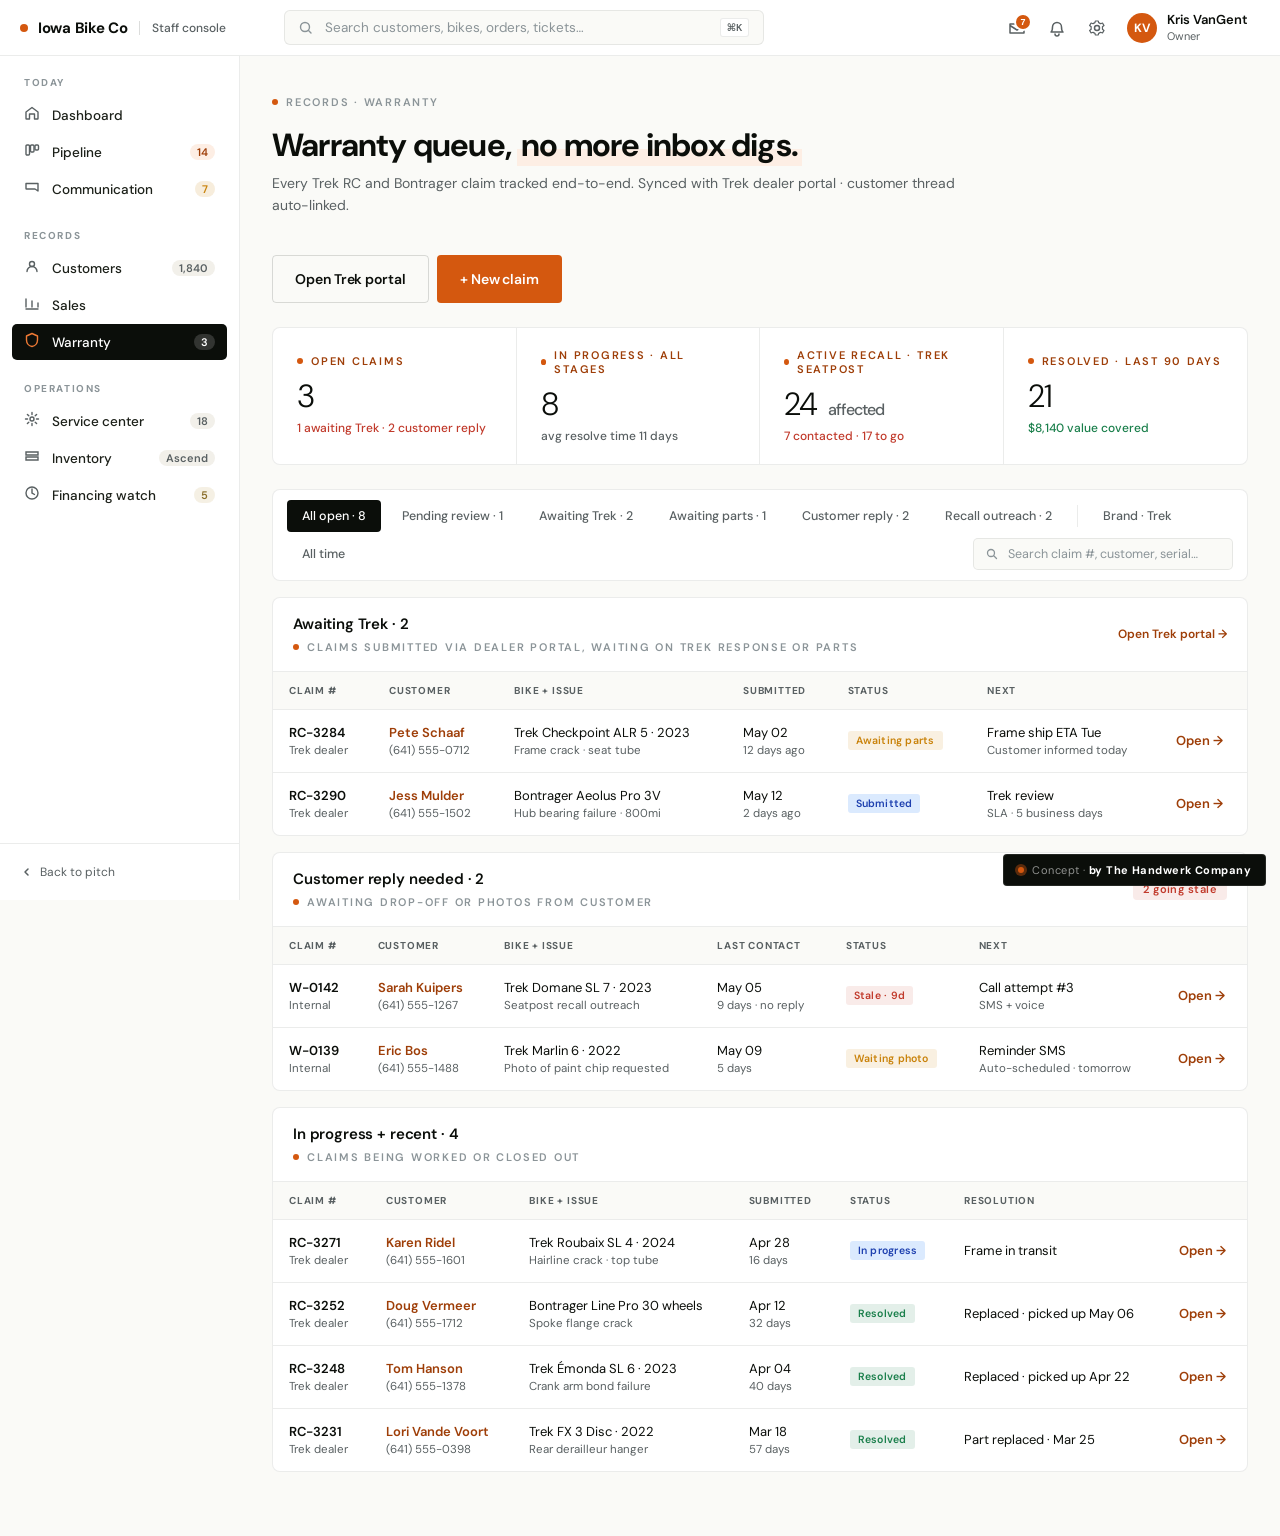
<file: warranty.html>
<!doctype html>
<html lang="en">
<head>
  <meta charset="utf-8" />
  <meta name="viewport" content="width=device-width, initial-scale=1" />
  <title>Iowa Bike Co · Warranty</title>
  <link rel="preconnect" href="https://fonts.googleapis.com" />
  <link rel="preconnect" href="https://fonts.gstatic.com" crossorigin />
  <link href="https://fonts.googleapis.com/css2?family=DM+Sans:opsz,wght@9..40,300;9..40,400;9..40,500;9..40,600;9..40,700&display=swap" rel="stylesheet" />
  <link rel="stylesheet" href="assets/styles.css" />
  <script type="text/javascript">
    (function(c,l,a,r,i,t,y){
      c[a]=c[a]||function(){(c[a].q=c[a].q||[]).push(arguments)};
      t=l.createElement(r);t.async=1;t.src="https://www.clarity.ms/tag/"+i;
      y=l.getElementsByTagName(r)[0];y.parentNode.insertBefore(t,y);
    })(window, document, "clarity", "script", "wsnlq2i8ln");
  </script>
</head>
<body class="app-body">

  <header class="app-top">
    <div class="app-top-inner">
      <a href="dashboard.html" class="app-brand">
        <span class="app-brand-mark"></span>
        <span class="app-brand-name">Iowa Bike Co</span>
        <span class="app-brand-divider"></span>
        <span class="app-brand-context">Staff console</span>
      </a>
      <div class="app-search">
        <svg width="14" height="14" viewBox="0 0 14 14" fill="none"><circle cx="6" cy="6" r="4.5" stroke="#8B9498" stroke-width="1.4"/><path d="M9.5 9.5L12 12" stroke="#8B9498" stroke-width="1.4" stroke-linecap="round"/></svg>
        <input type="text" placeholder="Search customers, bikes, orders, tickets…" />
        <span class="app-search-shortcut">⌘K</span>
      </div>
      <div class="app-top-right">
        <button class="app-icon-btn"><svg width="18" height="18" viewBox="0 0 18 18" fill="none"><path d="M2 6.5l7 4.5 7-4.5M2 5h14v9H2z" stroke="currentColor" stroke-width="1.5" stroke-linejoin="round"/></svg><span class="badge-dot">7</span></button>
        <button class="app-icon-btn"><svg width="18" height="18" viewBox="0 0 18 18" fill="none"><path d="M4.5 8a4.5 4.5 0 119 0c0 4 1.5 5 1.5 5h-12s1.5-1 1.5-5zM7 15a2 2 0 004 0" stroke="currentColor" stroke-width="1.5" stroke-linecap="round" stroke-linejoin="round"/></svg></button>
        <button class="app-icon-btn"><svg width="18" height="18" viewBox="0 0 18 18" fill="none"><circle cx="9" cy="9" r="2.5" stroke="currentColor" stroke-width="1.5"/><path d="M14.5 9c0 .4 0 .8-.1 1.2l1.6 1.2-1.5 2.6-1.9-.7c-.6.5-1.3.9-2 1.1L10.3 16h-3l-.3-1.6c-.7-.2-1.4-.6-2-1.1l-1.9.7-1.5-2.6 1.6-1.2c-.1-.4-.1-.8-.1-1.2s0-.8.1-1.2L1.6 6.6 3.1 4l1.9.7c.6-.5 1.3-.9 2-1.1L7.3 2h3l.3 1.6c.7.2 1.4.6 2 1.1l1.9-.7 1.5 2.6-1.6 1.2c.1.4.1.8.1 1.2z" stroke="currentColor" stroke-width="1.2" stroke-linejoin="round"/></svg></button>
        <div class="app-profile">
          <div class="app-avatar">KV</div>
          <div><div class="app-profile-name">Kris VanGent</div><div class="app-profile-role">Owner</div></div>
        </div>
      </div>
    </div>
  </header>

  <div class="app-shell">

    <aside class="app-side">
      <nav class="app-nav">
        <div class="app-nav-group">
          <span class="app-nav-label">Today</span>
          <a href="dashboard.html" class="app-nav-item">
            <span class="app-nav-icon"><svg width="16" height="16" viewBox="0 0 16 16" fill="none"><path d="M2 7l6-4.5L14 7v6.5a.5.5 0 01-.5.5h-3v-5h-5v5h-3a.5.5 0 01-.5-.5V7z" stroke="currentColor" stroke-width="1.4" stroke-linejoin="round"/></svg></span>
            <span>Dashboard</span>
          </a>
          <a href="pipeline.html" class="app-nav-item">
            <span class="app-nav-icon"><svg width="16" height="16" viewBox="0 0 16 16" fill="none"><rect x="2" y="3" width="3.5" height="10" rx="1" stroke="currentColor" stroke-width="1.4"/><rect x="6.5" y="3" width="3.5" height="7" rx="1" stroke="currentColor" stroke-width="1.4"/><rect x="11" y="3" width="3.5" height="5" rx="1" stroke="currentColor" stroke-width="1.4"/></svg></span>
            <span>Pipeline</span>
            <span class="app-pill orange">14</span>
          </a>
          <a href="communication.html" class="app-nav-item">
            <span class="app-nav-icon"><svg width="16" height="16" viewBox="0 0 16 16" fill="none"><path d="M2 4.5h12V12L11 10H2.5a.5.5 0 01-.5-.5v-5z" stroke="currentColor" stroke-width="1.4" stroke-linejoin="round"/></svg></span>
            <span>Communication</span>
            <span class="app-pill amber">7</span>
          </a>
        </div>
        <div class="app-nav-group">
          <span class="app-nav-label">Records</span>
          <a href="customers.html" class="app-nav-item">
            <span class="app-nav-icon"><svg width="16" height="16" viewBox="0 0 16 16" fill="none"><circle cx="8" cy="6" r="2.5" stroke="currentColor" stroke-width="1.4"/><path d="M3 13.5a5 5 0 0110 0" stroke="currentColor" stroke-width="1.4" stroke-linecap="round"/></svg></span>
            <span>Customers</span>
            <span class="app-pill">1,840</span>
          </a>
          <a href="sales.html" class="app-nav-item">
            <span class="app-nav-icon"><svg width="16" height="16" viewBox="0 0 16 16" fill="none"><path d="M2 12V4M14 12V8M8 12V6M2 14h12" stroke="currentColor" stroke-width="1.4" stroke-linecap="round"/></svg></span>
            <span>Sales</span>
          </a>
          <a href="warranty.html" class="app-nav-item active">
            <span class="app-nav-icon"><svg width="16" height="16" viewBox="0 0 16 16" fill="none"><path d="M8 1.5L2.5 4v4c0 3.3 2.4 6 5.5 6.5 3.1-.5 5.5-3.2 5.5-6.5V4L8 1.5z" stroke="currentColor" stroke-width="1.4" stroke-linejoin="round"/></svg></span>
            <span>Warranty</span>
            <span class="app-pill red">3</span>
          </a>
        </div>
        <div class="app-nav-group">
          <span class="app-nav-label">Operations</span>
          <a href="dashboard.html#service" class="app-nav-item">
            <span class="app-nav-icon"><svg width="16" height="16" viewBox="0 0 16 16" fill="none"><circle cx="8" cy="8" r="2" stroke="currentColor" stroke-width="1.4"/><path d="M8 1.5v2M8 12.5v2M14.5 8h-2M3.5 8h-2M12.6 3.4l-1.4 1.4M4.8 11.2l-1.4 1.4M12.6 12.6l-1.4-1.4M4.8 4.8L3.4 3.4" stroke="currentColor" stroke-width="1.4" stroke-linecap="round"/></svg></span>
            <span>Service center</span>
            <span class="app-pill">18</span>
          </a>
          <a href="#" class="app-nav-item">
            <span class="app-nav-icon"><svg width="16" height="16" viewBox="0 0 16 16" fill="none"><path d="M2 4h12v3H2zM2 9h12v3H2z" stroke="currentColor" stroke-width="1.4"/></svg></span>
            <span>Inventory</span>
            <span class="app-pill">Ascend</span>
          </a>
          <a href="#" class="app-nav-item">
            <span class="app-nav-icon"><svg width="16" height="16" viewBox="0 0 16 16" fill="none"><circle cx="8" cy="8" r="6" stroke="currentColor" stroke-width="1.4"/><path d="M8 4v4l2.5 1.5" stroke="currentColor" stroke-width="1.4" stroke-linecap="round"/></svg></span>
            <span>Financing watch</span>
            <span class="app-pill gold">5</span>
          </a>
        </div>
      </nav>
      <div class="app-side-footer">
        <a href="index.html" class="app-side-back">
          <svg width="10" height="10" viewBox="0 0 10 10" fill="none"><path d="M6 2L3 5l3 3" stroke="currentColor" stroke-width="1.5" stroke-linecap="round" stroke-linejoin="round"/></svg>
          Back to pitch
        </a>
      </div>
    </aside>

    <main class="app-main">

      <div class="app-page-head">
        <div>
          <p class="label" style="color: var(--slate-2);">Records · Warranty</p>
          <h1 class="app-page-title">Warranty queue, <span class="accent">no more inbox digs.</span></h1>
          <p class="app-page-context">Every Trek RC and Bontrager claim tracked end-to-end. Synced with Trek dealer portal · customer thread auto-linked.</p>
        </div>
        <div class="app-page-actions">
          <a href="#" class="btn btn-ghost">Open Trek portal</a>
          <a href="#" class="btn btn-orange">+ New claim</a>
        </div>
      </div>

      <!-- Stats -->
      <section class="stats-row">
        <div class="stat-cell">
          <span class="label">Open claims</span>
          <div class="stat-num">3</div>
          <div class="stat-trend warn">1 awaiting Trek · 2 customer reply</div>
        </div>
        <div class="stat-cell">
          <span class="label">In progress · all stages</span>
          <div class="stat-num">8</div>
          <div class="stat-trend muted">avg resolve time 11 days</div>
        </div>
        <div class="stat-cell">
          <span class="label">Active recall · Trek seatpost</span>
          <div class="stat-num">24 <em>affected</em></div>
          <div class="stat-trend warn">7 contacted · 17 to go</div>
        </div>
        <div class="stat-cell">
          <span class="label">Resolved · last 90 days</span>
          <div class="stat-num">21</div>
          <div class="stat-trend">$8,140 value covered</div>
        </div>
      </section>

      <!-- Filter bar -->
      <div class="filter-bar">
        <button class="filter-pill active">All open · 8</button>
        <button class="filter-pill">Pending review · 1</button>
        <button class="filter-pill">Awaiting Trek · 2</button>
        <button class="filter-pill">Awaiting parts · 1</button>
        <button class="filter-pill">Customer reply · 2</button>
        <button class="filter-pill">Recall outreach · 2</button>
        <span class="filter-bar-divider"></span>
        <button class="filter-pill">Brand · Trek</button>
        <button class="filter-pill">All time</button>
        <div class="filter-search">
          <svg width="12" height="12" viewBox="0 0 12 12" fill="none"><circle cx="5" cy="5" r="3.5" stroke="#8B9498" stroke-width="1.3"/><path d="M8 8l2.5 2.5" stroke="#8B9498" stroke-width="1.3" stroke-linecap="round"/></svg>
          <input type="text" placeholder="Search claim #, customer, serial…" />
        </div>
      </div>

      <!-- Awaiting Trek -->
      <div class="panel" style="margin-bottom: 16px;">
        <div class="panel-head">
          <div>
            <h3>Awaiting Trek · 2</h3>
            <p class="label" style="margin-top: 4px; color: var(--slate-2);">Claims submitted via dealer portal, waiting on Trek response or parts</p>
          </div>
          <a href="#" class="queue-action">Open Trek portal →</a>
        </div>
        <table class="data-table">
          <thead>
            <tr>
              <th>Claim #</th>
              <th>Customer</th>
              <th>Bike + issue</th>
              <th>Submitted</th>
              <th>Status</th>
              <th>Next</th>
              <th></th>
            </tr>
          </thead>
          <tbody>
            <tr onclick="window.location='customer.html'">
              <td>
                <div class="row-name">RC-3284</div>
                <div class="row-sub">Trek dealer</div>
              </td>
              <td>
                <a href="customer.html">Pete Schaaf</a>
                <div class="row-sub">(641) 555-0712</div>
              </td>
              <td>
                <div>Trek Checkpoint ALR 5 · 2023</div>
                <div class="row-sub">Frame crack · seat tube</div>
              </td>
              <td>
                <div>May 02</div>
                <div class="row-sub">12 days ago</div>
              </td>
              <td><span class="tag tag-amber">Awaiting parts</span></td>
              <td>
                <div>Frame ship ETA Tue</div>
                <div class="row-sub">Customer informed today</div>
              </td>
              <td><a href="customer.html">Open →</a></td>
            </tr>
            <tr onclick="window.location='customer.html'">
              <td>
                <div class="row-name">RC-3290</div>
                <div class="row-sub">Trek dealer</div>
              </td>
              <td>
                <a href="customer.html">Jess Mulder</a>
                <div class="row-sub">(641) 555-1502</div>
              </td>
              <td>
                <div>Bontrager Aeolus Pro 3V</div>
                <div class="row-sub">Hub bearing failure · 800mi</div>
              </td>
              <td>
                <div>May 12</div>
                <div class="row-sub">2 days ago</div>
              </td>
              <td><span class="tag tag-blue">Submitted</span></td>
              <td>
                <div>Trek review</div>
                <div class="row-sub">SLA · 5 business days</div>
              </td>
              <td><a href="customer.html">Open →</a></td>
            </tr>
          </tbody>
        </table>
      </div>

      <!-- Customer reply needed -->
      <div class="panel" style="margin-bottom: 16px;">
        <div class="panel-head">
          <div>
            <h3>Customer reply needed · 2</h3>
            <p class="label" style="margin-top: 4px; color: var(--slate-2);">Awaiting drop-off or photos from customer</p>
          </div>
          <span class="pill pill-red">2 going stale</span>
        </div>
        <table class="data-table">
          <thead>
            <tr>
              <th>Claim #</th>
              <th>Customer</th>
              <th>Bike + issue</th>
              <th>Last contact</th>
              <th>Status</th>
              <th>Next</th>
              <th></th>
            </tr>
          </thead>
          <tbody>
            <tr onclick="window.location='customer.html'">
              <td>
                <div class="row-name">W-0142</div>
                <div class="row-sub">Internal</div>
              </td>
              <td>
                <a href="customer.html">Sarah Kuipers</a>
                <div class="row-sub">(641) 555-1267</div>
              </td>
              <td>
                <div>Trek Domane SL 7 · 2023</div>
                <div class="row-sub">Seatpost recall outreach</div>
              </td>
              <td>
                <div>May 05</div>
                <div class="row-sub">9 days · no reply</div>
              </td>
              <td><span class="tag tag-red">Stale · 9d</span></td>
              <td>
                <div>Call attempt #3</div>
                <div class="row-sub">SMS + voice</div>
              </td>
              <td><a href="customer.html">Open →</a></td>
            </tr>
            <tr onclick="window.location='customer.html'">
              <td>
                <div class="row-name">W-0139</div>
                <div class="row-sub">Internal</div>
              </td>
              <td>
                <a href="customer.html">Eric Bos</a>
                <div class="row-sub">(641) 555-1488</div>
              </td>
              <td>
                <div>Trek Marlin 6 · 2022</div>
                <div class="row-sub">Photo of paint chip requested</div>
              </td>
              <td>
                <div>May 09</div>
                <div class="row-sub">5 days</div>
              </td>
              <td><span class="tag tag-amber">Waiting photo</span></td>
              <td>
                <div>Reminder SMS</div>
                <div class="row-sub">Auto-scheduled · tomorrow</div>
              </td>
              <td><a href="customer.html">Open →</a></td>
            </tr>
          </tbody>
        </table>
      </div>

      <!-- In progress / Resolved -->
      <div class="panel">
        <div class="panel-head">
          <div>
            <h3>In progress + recent · 4</h3>
            <p class="label" style="margin-top: 4px; color: var(--slate-2);">Claims being worked or closed out</p>
          </div>
        </div>
        <table class="data-table">
          <thead>
            <tr>
              <th>Claim #</th>
              <th>Customer</th>
              <th>Bike + issue</th>
              <th>Submitted</th>
              <th>Status</th>
              <th>Resolution</th>
              <th></th>
            </tr>
          </thead>
          <tbody>
            <tr onclick="window.location='customer.html'">
              <td>
                <div class="row-name">RC-3271</div>
                <div class="row-sub">Trek dealer</div>
              </td>
              <td>
                <a href="customer.html">Karen Ridel</a>
                <div class="row-sub">(641) 555-1601</div>
              </td>
              <td>
                <div>Trek Roubaix SL 4 · 2024</div>
                <div class="row-sub">Hairline crack · top tube</div>
              </td>
              <td>
                <div>Apr 28</div>
                <div class="row-sub">16 days</div>
              </td>
              <td><span class="tag tag-blue">In progress</span></td>
              <td>Frame in transit</td>
              <td><a href="customer.html">Open →</a></td>
            </tr>
            <tr onclick="window.location='customer.html'">
              <td>
                <div class="row-name">RC-3252</div>
                <div class="row-sub">Trek dealer</div>
              </td>
              <td>
                <a href="customer.html">Doug Vermeer</a>
                <div class="row-sub">(641) 555-1712</div>
              </td>
              <td>
                <div>Bontrager Line Pro 30 wheels</div>
                <div class="row-sub">Spoke flange crack</div>
              </td>
              <td>
                <div>Apr 12</div>
                <div class="row-sub">32 days</div>
              </td>
              <td><span class="tag tag-green">Resolved</span></td>
              <td>Replaced · picked up May 06</td>
              <td><a href="customer.html">Open →</a></td>
            </tr>
            <tr onclick="window.location='customer.html'">
              <td>
                <div class="row-name">RC-3248</div>
                <div class="row-sub">Trek dealer</div>
              </td>
              <td>
                <a href="customer.html">Tom Hanson</a>
                <div class="row-sub">(641) 555-1378</div>
              </td>
              <td>
                <div>Trek Émonda SL 6 · 2023</div>
                <div class="row-sub">Crank arm bond failure</div>
              </td>
              <td>
                <div>Apr 04</div>
                <div class="row-sub">40 days</div>
              </td>
              <td><span class="tag tag-green">Resolved</span></td>
              <td>Replaced · picked up Apr 22</td>
              <td><a href="customer.html">Open →</a></td>
            </tr>
            <tr onclick="window.location='customer.html'">
              <td>
                <div class="row-name">RC-3231</div>
                <div class="row-sub">Trek dealer</div>
              </td>
              <td>
                <a href="customer.html">Lori Vande Voort</a>
                <div class="row-sub">(641) 555-0398</div>
              </td>
              <td>
                <div>Trek FX 3 Disc · 2022</div>
                <div class="row-sub">Rear derailleur hanger</div>
              </td>
              <td>
                <div>Mar 18</div>
                <div class="row-sub">57 days</div>
              </td>
              <td><span class="tag tag-green">Resolved</span></td>
              <td>Part replaced · Mar 25</td>
              <td><a href="customer.html">Open →</a></td>
            </tr>
          </tbody>
        </table>
      </div>

    </main>
  </div>

  <div class="demo-banner">
    <span class="demo-banner-dot"></span>
    <span class="demo-banner-by">Concept · <strong>by The Handwerk Company</strong></span>
  </div>

</body>
</html>
</file>
<file: assets/styles.css>
/* ─────────────────────────────────────────────────────────────
   Iowa Bike Co — Concept Demo by The Handwerk Company
   Design system: direct, mechanical, community-rooted
   White + trail orange + true ink · DM Sans · lines, not shadows
   ───────────────────────────────────────────────────────────── */

:root {
  --white:        #FFFFFF;
  --paper:        #FAFAF7;
  --paper-2:      #F2F0EA;
  --ink:          #0B0E0A;
  --ink-2:        #1C2019;
  --slate:        #596062;
  --slate-2:      #8B9498;
  --orange:       #D4580F;
  --orange-d:     #9E3E08;
  --orange-l:     #EF7A35;
  --orange-pale:  #FDEEE4;
  --orange-vapor: #FEF7F3;
  --amber:        #C9820A;
  --red:          #C13A2B;
  --green:        #1A7F4B;
  --line:         rgba(11, 14, 10, 0.08);
  --line-2:       rgba(11, 14, 10, 0.14);
  --line-orange:  rgba(212, 88, 15, 0.2);
}

* { box-sizing: border-box; }

html, body {
  margin: 0; padding: 0;
  background: var(--white);
  color: var(--ink);
  font-family: 'DM Sans', system-ui, -apple-system, sans-serif;
  -webkit-font-smoothing: antialiased;
  text-rendering: optimizeLegibility;
  font-feature-settings: 'tnum' on, 'lnum' on;
}

a { color: inherit; }
img { display: block; max-width: 100%; }

/* ───── Type helpers ───── */
.label {
  font-size: 11px;
  font-weight: 600;
  letter-spacing: 0.16em;
  text-transform: uppercase;
  color: var(--orange-d);
  display: inline-flex;
  align-items: center;
  gap: 8px;
}
.label::before {
  content: '';
  width: 6px; height: 6px;
  border-radius: 50%;
  background: var(--orange);
}
.label.slate { color: var(--slate); }
.label.slate::before { background: var(--slate-2); }
.label.paper { color: var(--orange-l); }
.label.paper::before { background: var(--orange-l); }
.label.green { color: var(--green); }
.label.green::before { background: var(--green); }

.numeral {
  font-variant-numeric: tabular-nums lining-nums;
  font-feature-settings: 'tnum' on, 'lnum' on;
  font-weight: 300;
}

h1, h2, h3, h4 {
  font-family: 'DM Sans', sans-serif;
  margin: 0;
  letter-spacing: -0.025em;
}
.display-xl {
  font-size: clamp(48px, 7vw, 92px);
  font-weight: 800;
  line-height: 0.96;
  letter-spacing: -0.04em;
}
.display-l {
  font-size: clamp(36px, 5vw, 62px);
  font-weight: 700;
  line-height: 1.02;
  letter-spacing: -0.035em;
}
.display-m {
  font-size: clamp(26px, 3.5vw, 42px);
  font-weight: 700;
  line-height: 1.08;
  letter-spacing: -0.025em;
}
.display-s {
  font-size: clamp(20px, 2vw, 26px);
  font-weight: 600;
  line-height: 1.2;
  letter-spacing: -0.018em;
}
.body-l { font-size: 18px; line-height: 1.55; color: var(--ink-2); }
.body   { font-size: 15.5px; line-height: 1.6;  color: var(--slate); }
.body-s { font-size: 13.5px; line-height: 1.55; color: var(--slate); }

/* ───── Accent highlight ───── */
.accent {
  display: inline;
  background: linear-gradient(180deg, transparent 60%, var(--orange-pale) 60%);
  padding: 0 3px;
}

/* ───── Buttons ───── */
.btn {
  display: inline-flex;
  align-items: center;
  justify-content: center;
  gap: 8px;
  padding: 14px 22px;
  border-radius: 4px;
  font-size: 14px;
  font-weight: 600;
  letter-spacing: -0.005em;
  text-decoration: none;
  border: 1.5px solid transparent;
  cursor: pointer;
  transition: all 0.15s ease;
  white-space: nowrap;
  font-family: inherit;
}
.btn-primary { background: var(--ink); color: var(--white); }
.btn-primary:hover { background: var(--orange-d); }
.btn-orange { background: var(--orange); color: var(--white); }
.btn-orange:hover { background: var(--orange-d); }
.btn-ghost {
  background: transparent;
  color: var(--ink);
  border-color: var(--line-2);
}
.btn-ghost:hover { background: var(--paper); border-color: var(--ink); }
.btn-ghost-paper {
  background: transparent;
  color: var(--white);
  border-color: rgba(255,255,255,0.25);
}
.btn-ghost-paper:hover { border-color: rgba(255,255,255,0.6); }
.btn-link {
  color: var(--orange-d);
  text-decoration: none;
  font-weight: 600;
  font-size: 14px;
  border-bottom: 1.5px solid var(--orange);
  padding-bottom: 1px;
  display: inline-flex;
  gap: 6px;
}
.btn-link:hover { color: var(--ink); border-bottom-color: var(--ink); }

/* ───── Nav ───── */
.site-nav {
  position: sticky;
  top: 0; z-index: 100;
  background: var(--white);
  border-bottom: 1px solid var(--line);
}
.nav-inner {
  max-width: 1320px;
  margin: 0 auto;
  padding: 18px 32px;
  display: flex;
  align-items: center;
  justify-content: space-between;
}
.nav-brand {
  display: flex;
  align-items: center;
  gap: 10px;
  text-decoration: none;
  color: var(--ink);
}
.nav-brand-mark {
  width: 8px; height: 8px;
  border-radius: 50%;
  background: var(--orange);
}
.nav-brand-name {
  font-weight: 700;
  font-size: 18px;
  letter-spacing: -0.02em;
}
.nav-links {
  display: flex;
  align-items: center;
  gap: 4px;
}
.nav-link {
  text-decoration: none;
  color: var(--ink-2);
  font-size: 14px;
  font-weight: 500;
  padding: 10px 14px;
  border-radius: 4px;
  transition: all 0.15s;
}
.nav-link:hover { color: var(--orange-d); }
.nav-cta {
  margin-left: 8px;
  padding: 10px 18px;
  background: var(--ink);
  color: var(--white);
  border-radius: 4px;
  text-decoration: none;
  font-size: 13px;
  font-weight: 600;
  display: inline-flex;
  align-items: center;
  gap: 6px;
}
.nav-cta:hover { background: var(--orange-d); }

/* ───── Hero ───── */
.hero {
  padding: 30px 32px 80px;
  border-bottom: 1px solid var(--line);
  position: relative;
  overflow: hidden;
}
.hero::before {
  content: '';
  position: absolute;
  top: -10%; right: -5%;
  width: 55%; height: 70%;
  background: radial-gradient(ellipse, var(--orange-pale) 0%, transparent 65%);
  opacity: 0.6;
  pointer-events: none;
  z-index: 0;
}
.hero-inner {
  max-width: 1320px;
  margin: 0 auto;
  position: relative;
  z-index: 1;
}
.hero-grid {
  display: grid;
  grid-template-columns: 1fr 400px;
  gap: 80px;
  align-items: end;
}
@media (max-width: 1024px) {
  .hero-grid { grid-template-columns: 1fr; gap: 56px; }
}
.hero-aside {
  display: flex;
  flex-direction: column;
  gap: 20px;
}
.hero-aside-card {
  border: 1px solid var(--line);
  border-radius: 6px;
  padding: 24px;
  background: var(--paper);
}
.hero-fact-num {
  font-size: 56px;
  font-weight: 300;
  line-height: 1;
  letter-spacing: -0.04em;
  color: var(--ink);
  font-variant-numeric: tabular-nums;
}
.hero-fact-num em {
  font-style: normal;
  color: var(--orange);
  font-weight: 600;
}
.hero-fact-label {
  font-size: 13px;
  color: var(--slate);
  margin-top: 6px;
}

/* ───── Brand strip ───── */
.brand-strip {
  border-bottom: 1px solid var(--line);
  background: var(--white);
}
.brand-strip-inner {
  max-width: 1320px;
  margin: 0 auto;
  padding: 24px 32px;
  display: grid;
  grid-template-columns: repeat(4, 1fr);
  gap: 32px;
}
.brand-strip-cell {
  display: flex;
  flex-direction: column;
  gap: 4px;
}
.brand-strip-cell .label { margin-bottom: 4px; }
.brand-strip-cell strong {
  font-size: 17px;
  font-weight: 600;
  color: var(--ink);
}

/* ───── Sections ───── */
.section { padding: 96px 32px; border-bottom: 1px solid var(--line); }
.section.tight { padding: 64px 32px; }
.section.tinted { background: var(--orange-vapor); }
.section.dark { background: var(--ink); color: var(--white); border-color: rgba(255,255,255,0.08); }
.section.dark .body, .section.dark .body-l { color: rgba(255,255,255,0.65); }
.section.dark .label { color: var(--orange-l); }
.section.dark .label::before { background: var(--orange-l); }
.section-inner { max-width: 1320px; margin: 0 auto; }
.section-head {
  display: grid;
  grid-template-columns: 1fr 1.5fr;
  gap: 80px;
  align-items: end;
  margin-bottom: 64px;
}
@media (max-width: 1024px) {
  .section-head { grid-template-columns: 1fr; gap: 32px; align-items: start; }
}
.section-index {
  font-size: 13px;
  font-weight: 600;
  color: var(--orange);
  letter-spacing: 0.06em;
  display: flex;
  align-items: center;
  gap: 10px;
  margin-bottom: 18px;
}
.section-index::before {
  content: '';
  width: 32px; height: 1px;
  background: var(--orange);
}

/* ───── Silo grid (problem) ───── */
.silos {
  display: grid;
  grid-template-columns: repeat(4, 1fr);
  gap: 0;
  border-top: 1px solid var(--line);
  border-left: 1px solid var(--line);
}
.silo {
  border-right: 1px solid var(--line);
  border-bottom: 1px solid var(--line);
  padding: 36px 28px;
  background: var(--white);
  display: flex;
  flex-direction: column;
  gap: 14px;
}
.silo-icon {
  width: 38px; height: 38px;
  border-radius: 6px;
  background: var(--paper-2);
  color: var(--slate);
  display: grid;
  place-items: center;
  border: 1px solid var(--line);
}
.silo-tag {
  display: inline-flex;
  align-items: center;
  gap: 6px;
  padding: 4px 10px;
  border-radius: 4px;
  font-size: 11px;
  font-weight: 600;
  letter-spacing: 0.04em;
  background: rgba(224, 97, 61, 0.1);
  color: #B84A2A;
  align-self: flex-start;
}
.silo-num {
  font-size: 12px;
  font-weight: 500;
  color: var(--slate-2);
  letter-spacing: 0.04em;
}
.silo-title {
  font-size: 18px;
  font-weight: 600;
  color: var(--ink);
  letter-spacing: -0.015em;
  line-height: 1.25;
}
.silo-desc {
  font-size: 13.5px;
  color: var(--slate);
  line-height: 1.55;
  flex: 1;
}
@media (max-width: 1024px) {
  .silos { grid-template-columns: repeat(2, 1fr); }
}

/* ───── Feature grid ───── */
.features {
  display: grid;
  grid-template-columns: repeat(3, 1fr);
  gap: 0;
  border-top: 1px solid var(--line);
  border-left: 1px solid var(--line);
  margin-top: 56px;
}
.feature {
  border-right: 1px solid var(--line);
  border-bottom: 1px solid var(--line);
  padding: 36px 28px;
  display: flex;
  flex-direction: column;
  gap: 14px;
  background: var(--white);
  transition: background 0.2s;
  position: relative;
  overflow: hidden;
}
.feature:hover { background: var(--orange-vapor); }
.feature-icon {
  width: 38px; height: 38px;
  border-radius: 6px;
  background: var(--orange-vapor);
  color: var(--orange-d);
  display: grid;
  place-items: center;
  border: 1px solid var(--line-orange);
  transition: all 0.25s ease;
}
.feature:hover .feature-icon {
  background: var(--orange);
  color: var(--white);
  border-color: var(--orange);
}
.feature-num {
  font-size: 12px;
  font-weight: 500;
  color: var(--slate-2);
  letter-spacing: 0.04em;
}
.feature-title {
  font-size: 18px;
  font-weight: 600;
  color: var(--ink);
  letter-spacing: -0.015em;
}
.feature-desc {
  font-size: 13.5px;
  color: var(--slate);
  line-height: 1.55;
  flex: 1;
}
@media (max-width: 1024px) {
  .features { grid-template-columns: repeat(2, 1fr); }
}

/* ───── Dashboard preview ───── */
.preview-frame {
  border-radius: 8px;
  overflow: hidden;
  border: 1px solid rgba(255,255,255,0.08);
  box-shadow: 0 40px 80px rgba(0,0,0,0.5);
}
.preview-chrome {
  background: #1a1e1b;
  padding: 12px 16px;
  display: flex;
  align-items: center;
  gap: 8px;
}
.preview-chrome-dot {
  width: 11px; height: 11px;
  border-radius: 50%;
}
.preview-url {
  flex: 1;
  margin: 0 12px;
  background: #111411;
  border-radius: 4px;
  padding: 5px 12px;
  font-size: 11px;
  color: rgba(255,255,255,0.35);
  letter-spacing: 0.04em;
  font-family: 'DM Mono', 'Courier New', monospace;
}
.preview-body {
  background: #0d1009;
  display: flex;
  height: 340px;
}
.preview-sidebar {
  width: 180px;
  border-right: 1px solid rgba(255,255,255,0.06);
  padding: 16px 12px;
  flex-shrink: 0;
}
.preview-main { flex: 1; padding: 16px 20px; }

/* ───── CTA band ───── */
.cta-band {
  background: var(--ink);
  color: var(--white);
  padding: 80px 32px;
}
.cta-inner {
  max-width: 1320px;
  margin: 0 auto;
  display: grid;
  grid-template-columns: 1.5fr 1fr;
  gap: 48px;
  align-items: center;
}
.cta-band h2 {
  font-size: clamp(36px, 4.5vw, 56px);
  font-weight: 700;
  line-height: 1.05;
  letter-spacing: -0.03em;
  color: var(--white);
}
.cta-band p {
  font-size: 16px;
  line-height: 1.55;
  color: rgba(255,255,255,0.65);
  margin-top: 16px;
  max-width: 560px;
}
.cta-actions { display: flex; gap: 12px; flex-direction: column; }
@media (max-width: 1024px) {
  .cta-inner { grid-template-columns: 1fr; }
  .cta-actions { flex-direction: row; flex-wrap: wrap; }
}

/* ───── Footer ───── */
.site-footer {
  background: var(--white);
  border-top: 1px solid var(--line);
  padding: 64px 32px 32px;
}
.footer-inner { max-width: 1320px; margin: 0 auto; }
.footer-top {
  display: grid;
  grid-template-columns: 2fr 1fr 1fr 1fr;
  gap: 56px;
  padding-bottom: 56px;
  border-bottom: 1px solid var(--line);
}
.footer-brand {
  font-size: 22px;
  font-weight: 700;
  letter-spacing: -0.02em;
  margin-bottom: 12px;
  display: flex;
  align-items: center;
  gap: 10px;
}
.footer-brand-mark {
  width: 9px; height: 9px;
  border-radius: 50%;
  background: var(--orange);
}
.footer-tagline {
  font-size: 14px;
  color: var(--slate);
  line-height: 1.55;
  max-width: 340px;
}
.footer-col-title {
  font-size: 11px;
  font-weight: 700;
  letter-spacing: 0.16em;
  text-transform: uppercase;
  color: var(--slate);
  margin-bottom: 16px;
}
.footer-link {
  display: block;
  color: var(--ink-2);
  text-decoration: none;
  font-size: 14px;
  margin-bottom: 8px;
}
.footer-link:hover { color: var(--orange-d); }
.footer-bottom {
  padding-top: 28px;
  display: flex;
  justify-content: space-between;
  font-size: 12.5px;
  color: var(--slate);
}
@media (max-width: 1024px) {
  .footer-top { grid-template-columns: 1fr 1fr; gap: 32px; }
}

/* ───── Demo banner ───── */
.demo-banner {
  position: fixed;
  bottom: 14px; right: 14px;
  background: var(--ink);
  color: var(--white);
  padding: 8px 14px;
  border-radius: 4px;
  font-size: 11px;
  letter-spacing: 0.04em;
  z-index: 200;
  display: flex;
  align-items: center;
  gap: 8px;
  border: 1px solid rgba(255,255,255,0.1);
}
.demo-banner-dot {
  width: 6px; height: 6px;
  border-radius: 50%;
  background: var(--orange);
  position: relative;
}
.demo-banner-dot::after {
  content: '';
  position: absolute;
  inset: -3px;
  border-radius: 50%;
  background: var(--orange);
  opacity: 0.4;
  animation: pulseDot 1.6s infinite;
}
@keyframes pulseDot {
  0% { transform: scale(0.8); opacity: 0.4; }
  100% { transform: scale(1.8); opacity: 0; }
}
.demo-banner-by { color: rgba(255,255,255,0.55); }
.demo-banner-by strong { color: var(--white); }

/* ───── Pill + status helpers ───── */
.pill {
  display: inline-flex;
  align-items: center;
  gap: 6px;
  padding: 4px 10px;
  border-radius: 4px;
  font-size: 11px;
  font-weight: 600;
  letter-spacing: 0.04em;
}
.pill-orange { background: var(--orange-pale); color: var(--orange-d); }
.pill-amber { background: rgba(201, 130, 10, 0.12); color: var(--amber); }
.pill-green { background: rgba(26, 127, 75, 0.12); color: var(--green); }
.pill-red { background: rgba(193, 58, 43, 0.1); color: var(--red); }
.pill-slate { background: var(--paper-2); color: var(--slate); }
.pill-blue { background: #DBEAFE; color: #1E40AF; }
.pill-gold { background: rgba(184, 149, 64, 0.14); color: #8a6e2a; }


/* ═════════════════════════════════════════════════════════════
   APP SHELL — shared by dashboard, customers, customer,
   sales, warranty, pipeline, communication
   ═════════════════════════════════════════════════════════════ */

body.app-body {
  background: var(--paper);
  min-height: 100vh;
}

/* ─── Top bar ─── */
.app-top {
  position: sticky; top: 0; z-index: 100;
  height: 56px;
  background: var(--white);
  border-bottom: 1px solid var(--line);
}
.app-top-inner {
  height: 100%;
  padding: 0 20px;
  display: grid;
  grid-template-columns: 240px 1fr auto;
  gap: 24px;
  align-items: center;
}
.app-brand {
  display: flex;
  align-items: center;
  gap: 10px;
  text-decoration: none;
  color: var(--ink);
}
.app-brand-mark {
  width: 8px; height: 8px;
  border-radius: 50%;
  background: var(--orange);
}
.app-brand-name {
  font-weight: 700;
  font-size: 15px;
  letter-spacing: -0.02em;
}
.app-brand-divider {
  width: 1px;
  height: 14px;
  background: var(--line-2);
  margin: 0 2px;
}
.app-brand-context {
  font-size: 12px;
  color: var(--slate);
  font-weight: 500;
}
.app-search {
  display: flex;
  align-items: center;
  gap: 10px;
  padding: 7px 14px;
  background: var(--paper);
  border: 1px solid var(--line);
  border-radius: 6px;
  max-width: 480px;
  transition: all 0.15s;
}
.app-search:focus-within {
  border-color: var(--orange);
  background: var(--white);
  box-shadow: 0 0 0 3px var(--orange-pale);
}
.app-search input {
  border: none;
  background: transparent;
  outline: none;
  flex: 1;
  font-size: 13.5px;
  color: var(--ink);
  font-family: inherit;
}
.app-search input::placeholder { color: var(--slate-2); }
.app-search-shortcut {
  font-size: 10px;
  font-weight: 600;
  color: var(--slate);
  padding: 2px 6px;
  background: var(--white);
  border: 1px solid var(--line);
  border-radius: 3px;
  font-variant-numeric: tabular-nums;
}
.app-top-right {
  display: flex;
  align-items: center;
  gap: 4px;
}
.app-icon-btn {
  width: 36px; height: 36px;
  border-radius: 6px;
  background: transparent;
  border: none;
  color: var(--slate);
  cursor: pointer;
  position: relative;
  display: grid;
  place-items: center;
  transition: all 0.12s;
}
.app-icon-btn:hover { background: var(--paper); color: var(--ink); }
.app-icon-btn .badge-dot {
  position: absolute;
  top: 5px; right: 5px;
  min-width: 14px;
  height: 14px;
  padding: 0 3px;
  border-radius: 7px;
  background: var(--orange);
  color: var(--white);
  font-size: 9px;
  font-weight: 700;
  display: grid;
  place-items: center;
  box-shadow: 0 0 0 2px var(--white);
}
.app-profile {
  display: flex;
  align-items: center;
  gap: 10px;
  padding: 4px 12px 4px 4px;
  border-radius: 6px;
  cursor: pointer;
  margin-left: 4px;
  transition: all 0.12s;
}
.app-profile:hover { background: var(--paper); }
.app-avatar {
  width: 30px; height: 30px;
  border-radius: 50%;
  background: var(--orange);
  color: var(--white);
  display: grid;
  place-items: center;
  font-weight: 700;
  font-size: 12px;
}
.app-profile-name { font-size: 13px; font-weight: 600; line-height: 1.2; }
.app-profile-role { font-size: 11px; color: var(--slate); margin-top: 2px; }

/* ─── App shell + side nav ─── */
.app-shell {
  display: grid;
  grid-template-columns: 240px 1fr;
  align-items: start;
}
.app-side {
  background: var(--white);
  border-right: 1px solid var(--line);
  position: sticky;
  top: 56px;
  height: calc(100vh - 56px);
  overflow-y: auto;
  display: flex;
  flex-direction: column;
}
.app-nav {
  flex: 1;
  padding: 16px 12px;
}
.app-nav-group { margin-top: 18px; }
.app-nav-group:first-child { margin-top: 0; }
.app-nav-label {
  display: block;
  font-size: 10px;
  font-weight: 700;
  letter-spacing: 0.16em;
  text-transform: uppercase;
  color: var(--slate-2);
  padding: 4px 12px 8px;
}
.app-nav-item {
  display: grid;
  grid-template-columns: 18px 1fr auto;
  gap: 10px;
  align-items: center;
  padding: 8px 12px;
  border-radius: 5px;
  text-decoration: none;
  color: var(--ink-2);
  font-size: 13.5px;
  font-weight: 500;
  transition: all 0.12s;
  margin-bottom: 1px;
}
.app-nav-item:hover { background: var(--paper); color: var(--ink); }
.app-nav-item .app-nav-icon { color: var(--slate); }
.app-nav-item:hover .app-nav-icon { color: var(--ink); }
.app-nav-item.active {
  background: var(--ink);
  color: var(--white);
}
.app-nav-item.active .app-nav-icon { color: var(--orange-l); }
.app-pill {
  font-size: 11px;
  font-weight: 600;
  padding: 1px 7px;
  border-radius: 999px;
  background: var(--paper-2);
  color: var(--slate);
  font-variant-numeric: tabular-nums;
}
.app-nav-item.active .app-pill { background: rgba(255,255,255,0.16); color: var(--white); }
.app-pill.orange { background: var(--orange-pale); color: var(--orange-d); }
.app-pill.amber { background: rgba(201, 130, 10, 0.14); color: var(--amber); }
.app-pill.green { background: rgba(26, 127, 75, 0.12); color: var(--green); }
.app-pill.gold { background: rgba(184, 149, 64, 0.14); color: #8a6e2a; }
.app-pill.red { background: rgba(193, 58, 43, 0.1); color: var(--red); }

.app-side-footer {
  padding: 12px;
  border-top: 1px solid var(--line);
}
.app-side-back {
  display: flex;
  align-items: center;
  gap: 8px;
  font-size: 12px;
  color: var(--slate);
  text-decoration: none;
  padding: 8px 10px;
  border-radius: 4px;
}
.app-side-back:hover { color: var(--ink); background: var(--paper); }

/* ─── Main ─── */
.app-main {
  padding: 28px 32px 64px;
  min-height: calc(100vh - 56px);
}
.app-page-head {
  display: flex;
  justify-content: space-between;
  align-items: end;
  gap: 24px;
  margin-bottom: 24px;
  flex-wrap: wrap;
}
.app-page-back {
  font-size: 12px;
  color: var(--slate);
  text-decoration: none;
  display: inline-flex;
  align-items: center;
  gap: 6px;
  margin-bottom: 6px;
}
.app-page-back:hover { color: var(--ink); }
.app-page-title {
  font-size: 32px;
  font-weight: 700;
  letter-spacing: -0.025em;
  color: var(--ink);
  line-height: 1.1;
  margin: 8px 0 0;
}
.app-page-title .accent {
  background: linear-gradient(180deg, transparent 60%, var(--orange-pale) 60%);
  padding: 0 4px;
}
.app-page-context {
  font-size: 14px;
  color: var(--slate);
  margin-top: 10px;
  max-width: 720px;
  line-height: 1.55;
}
.app-page-context strong { color: var(--ink); }
.app-page-actions { display: flex; gap: 8px; flex-wrap: wrap; }

/* ─── Stats row ─── */
.stats-row {
  display: grid;
  grid-template-columns: repeat(4, 1fr);
  gap: 0;
  border: 1px solid var(--line);
  border-radius: 8px;
  overflow: hidden;
  background: var(--white);
  margin-bottom: 24px;
}
.stat-cell {
  padding: 20px 24px;
  border-right: 1px solid var(--line);
}
.stat-cell:last-child { border-right: none; }
.stat-cell .label { margin-bottom: 12px; }
.stat-num {
  font-size: 32px;
  font-weight: 300;
  letter-spacing: -0.03em;
  line-height: 1;
  color: var(--ink);
  font-variant-numeric: tabular-nums;
}
.stat-num em {
  font-style: normal;
  font-size: 16px;
  color: var(--slate);
  font-weight: 500;
  margin-left: 4px;
}
.stat-trend {
  font-size: 12px;
  color: var(--green);
  margin-top: 8px;
  font-weight: 500;
  display: flex;
  align-items: center;
  gap: 6px;
}
.stat-trend.warn { color: var(--red); }
.stat-trend.muted { color: var(--slate); }

/* ─── Panel ─── */
.panel {
  background: var(--white);
  border: 1px solid var(--line);
  border-radius: 8px;
  overflow: hidden;
}
.panel-head {
  padding: 16px 20px;
  border-bottom: 1px solid var(--line);
  display: flex;
  justify-content: space-between;
  align-items: center;
  gap: 12px;
}
.panel-head h3 {
  font-size: 15px;
  font-weight: 600;
  letter-spacing: -0.01em;
  margin: 0;
}
.panel-head .label { margin: 0; }
.panel-body { padding: 20px; }

/* ─── Service center board (kanban) ─── */
.board {
  display: grid;
  grid-template-columns: repeat(4, 1fr);
  gap: 0;
  border-top: 1px solid var(--line);
}
.board-col {
  border-right: 1px solid var(--line);
  display: flex;
  flex-direction: column;
  min-height: 360px;
  background: var(--paper);
}
.board-col:last-child { border-right: none; }
.board-col-head {
  padding: 14px 18px;
  display: flex;
  justify-content: space-between;
  align-items: center;
  border-bottom: 1px solid var(--line);
  background: var(--white);
}
.board-col-head-name {
  font-size: 11px;
  font-weight: 700;
  letter-spacing: 0.1em;
  text-transform: uppercase;
  color: var(--ink);
  display: flex;
  align-items: center;
  gap: 8px;
}
.board-col-head-name::before {
  content: '';
  width: 8px;
  height: 8px;
  border-radius: 50%;
  background: var(--slate-2);
}
.board-col-head-name.dropped::before { background: var(--orange); }
.board-col-head-name.progress::before { background: var(--ink); }
.board-col-head-name.ready::before { background: var(--green); }
.board-col-head-name.done::before { background: var(--slate-2); }
.board-col-head-count {
  font-size: 13px;
  color: var(--slate);
  font-weight: 600;
  font-variant-numeric: tabular-nums;
}
.board-cards { padding: 12px; display: grid; gap: 8px; }
.board-card {
  background: var(--white);
  border: 1px solid var(--line);
  border-radius: 6px;
  padding: 12px 14px;
  display: grid;
  gap: 6px;
  transition: all 0.12s;
  cursor: pointer;
  text-decoration: none;
  color: var(--ink);
}
.board-card:hover { border-color: var(--line-2); transform: translateY(-1px); }
.board-card-name { font-size: 13px; font-weight: 600; }
.board-card-meta { font-size: 11.5px; color: var(--slate); }
.board-card-foot {
  font-size: 11px;
  color: var(--slate-2);
  display: flex;
  justify-content: space-between;
  margin-top: 2px;
}
.board-card.ready { background: rgba(26, 127, 75, 0.06); border-color: rgba(26, 127, 75, 0.2); }
.board-card.progress { background: var(--ink); border-color: var(--ink); color: var(--white); }
.board-card.progress .board-card-meta,
.board-card.progress .board-card-foot { color: rgba(255,255,255,0.65); }
.board-card.done { opacity: 0.55; }
.board-card.done .board-card-name { text-decoration: line-through; }
.board-card.late { background: rgba(193, 58, 43, 0.05); border-color: rgba(193, 58, 43, 0.2); }

/* ─── Queue rows (Pipeline + Inbox + Tasks panels) ─── */
.queue-row {
  display: grid;
  grid-template-columns: auto 1fr auto;
  gap: 12px;
  align-items: center;
  padding: 12px 0;
  border-bottom: 1px solid var(--line);
  text-decoration: none;
  color: inherit;
}
.queue-row:last-child { border-bottom: none; }
.queue-row:hover { background: var(--paper); margin: 0 -8px; padding: 12px 8px; }
.queue-avatar {
  width: 32px; height: 32px;
  border-radius: 50%;
  background: var(--orange-vapor);
  color: var(--orange-d);
  display: grid; place-items: center;
  font-weight: 700;
  font-size: 11px;
}
.queue-name { font-weight: 600; font-size: 13.5px; color: var(--ink); }
.queue-meta { font-size: 11.5px; color: var(--slate); margin-top: 2px; line-height: 1.4; }
.queue-action {
  font-size: 12px;
  font-weight: 600;
  color: var(--orange-d);
  white-space: nowrap;
  text-decoration: none;
}
.queue-action:hover { color: var(--ink); }

/* ─── Task rows ─── */
.task-row {
  display: grid;
  grid-template-columns: 18px 1fr auto;
  gap: 12px;
  align-items: center;
  padding: 11px 0;
  border-bottom: 1px solid var(--line);
}
.task-row:last-child { border-bottom: none; }
.task-check {
  width: 16px; height: 16px;
  border-radius: 4px;
  border: 1.5px solid var(--line-2);
  cursor: pointer;
  background: var(--white);
}
.task-text { font-size: 13px; color: var(--ink); }
.task-text strong { font-weight: 600; }
.task-meta { font-size: 11px; color: var(--slate); margin-top: 2px; line-height: 1.4; }
.task-due {
  font-size: 10px;
  font-weight: 700;
  color: var(--slate);
  letter-spacing: 0.06em;
  text-transform: uppercase;
}
.task-due.urgent { color: var(--red); }

/* ─── Inbox items ─── */
.inbox-item {
  padding: 12px 0;
  border-bottom: 1px solid var(--line);
  display: grid;
  grid-template-columns: 28px 1fr auto;
  gap: 10px;
  align-items: start;
  text-decoration: none;
  color: inherit;
}
.inbox-item:last-child { border-bottom: none; }
.inbox-icon {
  width: 28px; height: 28px;
  border-radius: 4px;
  background: var(--orange-vapor);
  color: var(--orange-d);
  display: grid; place-items: center;
}
.inbox-icon.red { background: rgba(193, 58, 43, 0.1); color: var(--red); }
.inbox-icon.gold { background: rgba(184, 149, 64, 0.14); color: #8a6e2a; }
.inbox-icon.green { background: rgba(26, 127, 75, 0.1); color: var(--green); }
.inbox-icon.blue { background: #DBEAFE; color: #1E40AF; }
.inbox-meta {
  font-size: 9.5px;
  color: var(--slate);
  letter-spacing: 0.08em;
  text-transform: uppercase;
  font-weight: 700;
}
.inbox-name { font-weight: 600; font-size: 13px; margin: 2px 0; color: var(--ink); }
.inbox-snippet { font-size: 12px; color: var(--slate); line-height: 1.4; }
.inbox-time { font-size: 11px; color: var(--slate); white-space: nowrap; }

/* ─── Data table ─── */
.data-table { width: 100%; border-collapse: collapse; }
.data-table th {
  text-align: left;
  padding: 12px 16px;
  font-size: 10px;
  letter-spacing: 0.08em;
  text-transform: uppercase;
  color: var(--slate);
  font-weight: 700;
  background: var(--paper);
  border-bottom: 1px solid var(--line);
}
.data-table td {
  padding: 14px 16px;
  font-size: 13px;
  border-bottom: 1px solid var(--line);
  color: var(--ink);
}
.data-table tbody tr { cursor: pointer; transition: background 0.12s; }
.data-table tbody tr:last-child td { border-bottom: none; }
.data-table tbody tr:hover td { background: var(--paper); }
.data-table .num { font-variant-numeric: tabular-nums; }
.data-table .row-name { font-weight: 600; }
.data-table .row-sub { font-size: 11.5px; color: var(--slate); margin-top: 2px; }
.data-table a { color: var(--orange-d); text-decoration: none; font-weight: 600; }
.data-table a:hover { color: var(--ink); }

/* ─── Filter bar ─── */
.filter-bar {
  display: flex;
  align-items: center;
  gap: 6px;
  flex-wrap: wrap;
  margin-bottom: 16px;
  padding: 10px 14px;
  background: var(--white);
  border: 1px solid var(--line);
  border-radius: 8px;
}
.filter-pill {
  padding: 7px 14px;
  border-radius: 4px;
  background: transparent;
  border: 1px solid transparent;
  font-size: 12.5px;
  font-weight: 500;
  color: var(--slate);
  cursor: pointer;
  font-family: inherit;
  font-variant-numeric: tabular-nums;
  transition: all 0.12s;
}
.filter-pill:hover { background: var(--paper); color: var(--ink); }
.filter-pill.active { background: var(--ink); color: var(--white); }
.filter-bar-divider { width: 1px; height: 22px; background: var(--line); margin: 0 4px; }
.filter-search {
  margin-left: auto;
  display: flex;
  align-items: center;
  gap: 8px;
  padding: 6px 12px;
  background: var(--paper);
  border: 1px solid var(--line);
  border-radius: 5px;
  min-width: 260px;
}
.filter-search input {
  border: none;
  background: transparent;
  outline: none;
  flex: 1;
  font-size: 12.5px;
  font-family: inherit;
  color: var(--ink);
}
.filter-search input::placeholder { color: var(--slate-2); }

/* ─── KPI strip (for customer.html) ─── */
.kpi-strip {
  display: grid;
  grid-template-columns: repeat(4, 1fr);
  gap: 0;
  border: 1px solid var(--line);
  border-radius: 8px;
  overflow: hidden;
  background: var(--white);
  margin-bottom: 24px;
}
.kpi-cell {
  padding: 20px 24px;
  border-right: 1px solid var(--line);
}
.kpi-cell:last-child { border-right: none; }
.kpi-cell.warn { background: rgba(201, 130, 10, 0.05); }
.kpi-cell .label { margin-bottom: 10px; }
.kpi-num {
  font-size: 28px;
  font-weight: 300;
  letter-spacing: -0.03em;
  line-height: 1;
  color: var(--ink);
  font-variant-numeric: tabular-nums;
}
.kpi-sub { font-size: 12px; color: var(--slate); margin-top: 6px; }

/* ─── Bike row in customer.html ─── */
.bike-row {
  display: grid;
  grid-template-columns: 44px 1fr auto;
  gap: 16px;
  align-items: start;
  padding: 18px 20px;
  border-bottom: 1px solid var(--line);
}
.bike-row:last-child { border-bottom: none; }
.bike-icon {
  width: 44px; height: 44px;
  border-radius: 6px;
  background: var(--paper-2);
  border: 1px solid var(--line);
  display: grid; place-items: center;
  color: var(--slate);
}
.bike-name { font-size: 14px; font-weight: 600; display: flex; align-items: center; gap: 10px; flex-wrap: wrap; }
.bike-sub { font-size: 12px; color: var(--slate); margin-top: 6px; display: flex; gap: 16px; flex-wrap: wrap; }
.bike-sub strong { color: var(--ink); font-weight: 600; }
.bike-status {
  border: 1px solid var(--line);
  border-radius: 6px;
  padding: 10px 14px;
  text-align: right;
  min-width: 160px;
  background: var(--paper);
}
.bike-status .label { margin: 0 0 6px; }
.bike-status-val { font-size: 13.5px; font-weight: 600; color: var(--ink); line-height: 1.3; }
.bike-status-sub { font-size: 11.5px; color: var(--slate); margin-top: 4px; }
.bike-status.warn { background: rgba(201, 130, 10, 0.06); border-color: rgba(201, 130, 10, 0.25); }
.bike-status.warn .bike-status-val { color: var(--amber); }
.bike-status.warn .bike-status-sub { color: var(--amber); }
.bike-status.late { background: rgba(193, 58, 43, 0.05); border-color: rgba(193, 58, 43, 0.2); }
.bike-status.late .bike-status-val,
.bike-status.late .bike-status-sub { color: var(--red); }

/* ─── Ticket grid (active service ticket) ─── */
.ticket-panel { border-color: #BFDBFE; }
.ticket-panel .panel-head { background: #EFF6FF; border-bottom-color: #BFDBFE; }
.ticket-grid {
  display: grid;
  grid-template-columns: repeat(3, 1fr);
  gap: 0;
}
.ticket-cell {
  padding: 16px 20px;
  border-right: 1px solid var(--line);
}
.ticket-cell:last-child { border-right: none; }
.ticket-cell .label { margin-bottom: 8px; }

/* ─── Pipeline cards (pipeline.html kanban) ─── */
.pipeline-board {
  display: grid;
  grid-template-columns: repeat(5, 1fr);
  gap: 12px;
}
.pipeline-col {
  background: var(--paper);
  border: 1px solid var(--line);
  border-radius: 8px;
  overflow: hidden;
  min-height: 480px;
  display: flex;
  flex-direction: column;
}
.pipeline-col-head {
  padding: 12px 14px;
  background: var(--white);
  border-bottom: 1px solid var(--line);
}
.pipeline-col-title {
  font-size: 12.5px;
  font-weight: 700;
  letter-spacing: -0.005em;
  color: var(--ink);
}
.pipeline-col-meta {
  font-size: 11px;
  color: var(--slate);
  margin-top: 2px;
}
.pipeline-cards { padding: 10px; display: flex; flex-direction: column; gap: 8px; flex: 1; }
.pipeline-card {
  background: var(--white);
  border: 1px solid var(--line);
  border-radius: 6px;
  padding: 12px 14px;
  text-decoration: none;
  color: var(--ink);
  display: grid;
  gap: 6px;
  transition: all 0.12s;
}
.pipeline-card:hover { border-color: var(--line-2); transform: translateY(-1px); }
.pipeline-card-name { font-size: 13px; font-weight: 600; display: flex; align-items: center; gap: 8px; }
.pipeline-card-name .queue-avatar { width: 22px; height: 22px; font-size: 9px; }
.pipeline-card-why { font-size: 11.5px; color: var(--slate); line-height: 1.4; }
.pipeline-card-action {
  font-size: 11px;
  color: var(--orange-d);
  font-weight: 600;
  margin-top: 2px;
}

/* ─── Compose area (customer.html comms) ─── */
.compose {
  background: var(--paper);
  border-top: 1px solid var(--line);
  padding: 20px;
}
.compose-controls { display: flex; align-items: end; gap: 16px; margin-bottom: 16px; flex-wrap: wrap; }
.compose-field { display: flex; flex-direction: column; gap: 6px; }
.compose-field-label {
  font-size: 10px;
  font-weight: 700;
  letter-spacing: 0.06em;
  text-transform: uppercase;
  color: var(--slate);
}
.compose-select {
  appearance: none;
  background: var(--white);
  border: 1px solid var(--line-2);
  border-radius: 4px;
  padding: 8px 28px 8px 12px;
  font-size: 13px;
  font-family: inherit;
  color: var(--ink);
  cursor: pointer;
  background-image: url("data:image/svg+xml,%3Csvg width='10' height='6' viewBox='0 0 10 6' fill='none' xmlns='http://www.w3.org/2000/svg'%3E%3Cpath d='M1 1l4 4 4-4' stroke='%238B9498' stroke-width='1.5' stroke-linecap='round' stroke-linejoin='round'/%3E%3C/svg%3E");
  background-repeat: no-repeat;
  background-position: right 10px center;
  min-width: 220px;
}
.channel-toggle { display: flex; border: 1px solid var(--line-2); border-radius: 4px; overflow: hidden; }
.channel-btn {
  padding: 8px 16px;
  font-size: 12.5px;
  font-weight: 600;
  cursor: pointer;
  font-family: inherit;
  border: none;
  transition: all 0.12s;
}
.channel-btn.active { background: var(--ink); color: var(--white); }
.channel-btn.inactive { background: var(--white); color: var(--slate); }
.channel-btn.inactive:hover { background: var(--paper); }
.email-draft {
  background: var(--white);
  border: 1px solid var(--line-2);
  border-radius: 6px;
  overflow: hidden;
  margin-bottom: 12px;
}
.email-head {
  padding: 10px 14px;
  border-bottom: 1px solid var(--line);
  font-size: 12px;
  color: var(--slate);
  display: flex;
  gap: 16px;
  flex-wrap: wrap;
}
.email-head strong { color: var(--ink); font-weight: 600; }
.email-body {
  padding: 16px 18px;
  font-size: 13.5px;
  color: var(--ink-2);
  line-height: 1.6;
}
.email-body p { margin: 0 0 10px; }
.email-body p:last-child { margin-bottom: 0; color: var(--slate); }
.email-foot {
  padding: 10px 14px;
  border-top: 1px solid var(--line);
  display: flex;
  justify-content: space-between;
  align-items: center;
}
.sms-preview {
  background: var(--ink);
  border-radius: 6px;
  padding: 12px 14px;
}
.sms-head {
  display: flex;
  align-items: center;
  gap: 6px;
  margin-bottom: 6px;
}
.sms-label {
  font-size: 9px;
  font-weight: 700;
  letter-spacing: 0.08em;
  text-transform: uppercase;
  color: rgba(255,255,255,0.4);
}
.sms-count { font-size: 9px; color: rgba(255,255,255,0.3); margin-left: auto; }
.sms-body { font-size: 12.5px; color: rgba(255,255,255,0.75); line-height: 1.5; }

/* ─── Tag (smaller pill, used in tables) ─── */
.tag {
  display: inline-flex;
  align-items: center;
  gap: 4px;
  padding: 3px 8px;
  border-radius: 3px;
  font-size: 10.5px;
  font-weight: 600;
  letter-spacing: 0.02em;
}
.tag-green { background: rgba(26, 127, 75, 0.12); color: var(--green); }
.tag-amber { background: rgba(201, 130, 10, 0.12); color: var(--amber); }
.tag-red { background: rgba(193, 58, 43, 0.1); color: var(--red); }
.tag-blue { background: #DBEAFE; color: #1E40AF; }
.tag-slate { background: var(--paper-2); color: var(--slate); }
.tag-orange { background: var(--orange-pale); color: var(--orange-d); }
.tag-gold { background: rgba(184, 149, 64, 0.14); color: #8a6e2a; }

/* ─── Channel split bar ─── */
.split-bar {
  height: 14px;
  border-radius: 8px;
  background: var(--paper-2);
  overflow: hidden;
  display: flex;
}
.split-bar-seg { height: 100%; }
.split-bar-seg.in-store { background: var(--ink); }
.split-bar-seg.web { background: var(--orange); }
.split-bar-seg.financed { background: var(--amber); }

/* ─── Responsive ─── */
@media (max-width: 1280px) {
  .pipeline-board { grid-template-columns: repeat(3, 1fr); }
}
@media (max-width: 1100px) {
  .app-shell { grid-template-columns: 1fr; }
  .app-side { display: none; }
  .stats-row, .kpi-strip { grid-template-columns: 1fr 1fr; }
  .stat-cell:nth-child(2n), .kpi-cell:nth-child(2n) { border-right: none; }
  .board { grid-template-columns: 1fr 1fr; }
  .pipeline-board { grid-template-columns: 1fr; }
}

@media (max-width: 900px) {
  /* ── Index nav ── */
  .nav-inner {
    padding: 12px 20px;
    gap: 12px;
    flex-wrap: wrap;
  }
  .nav-links {
    gap: 2px;
    overflow-x: auto;
    padding-bottom: 2px;
    flex-wrap: nowrap;
  }
  .nav-link {
    padding: 8px 10px;
    font-size: 13px;
    white-space: nowrap;
  }
  .nav-cta { display: none; }

  /* ── Index layout containers ── */
  .hero {
    padding: 40px 20px 60px;
    min-height: auto;
  }
  .hero-inner,
  .section-inner,
  .footer-inner {
    padding-left: 0;
    padding-right: 0;
  }
  .section { padding: 60px 20px; }
  .section.tight { padding: 44px 20px; }
  .cta-band { padding: 56px 20px; }

  /* ── Hero aside: hide photo on tablet, keep stat cards ── */
  .hero-aside > div:first-child { display: none; }

  .display-xl { font-size: clamp(42px, 13vw, 64px); }
  .display-l  { font-size: clamp(34px, 10vw, 48px); }
  .body-l     { font-size: 16px; }

  /* ── Brand strip ── */
  .brand-strip-inner {
    padding: 20px;
    grid-template-columns: 1fr 1fr;
    gap: 20px;
  }

  /* ── Problem silos: already 2-col at 1024, keep at 900 ── */

  /* ── Footer ── */
  .footer-top { grid-template-columns: 1fr 1fr; gap: 32px; }
  .footer-bottom { flex-direction: column; gap: 8px; }
  .site-footer { padding: 48px 20px 28px; }

  .app-top {
    height: auto;
    position: static;
  }
  .app-top-inner {
    grid-template-columns: 1fr auto;
    padding: 12px 16px;
    gap: 12px;
  }
  .app-brand-context,
  .app-brand-divider,
  .app-search-shortcut,
  .app-profile > div:not(.app-avatar) {
    display: none;
  }
  .app-search {
    grid-column: 1 / -1;
    grid-row: 2;
    max-width: none;
  }
  .app-top-right {
    gap: 0;
  }

  .app-main {
    padding: 22px 16px 48px;
    min-height: auto;
  }
  .app-page-head {
    align-items: start;
    margin-bottom: 18px;
  }
  .app-page-title {
    font-size: 28px;
  }
  .app-page-actions {
    width: 100%;
  }
  .app-page-actions .btn {
    flex: 1 1 140px;
  }

  .app-main > section[style*="grid-template-columns"],
  .app-main > section > div[style*="grid-template-columns"],
  .panel-body[style*="grid-template-columns"],
  div[style*="grid-template-columns: 1.15fr 1fr"],
  div[style*="grid-template-columns: 1fr 1fr"],
  div[style*="grid-template-columns: 1.1fr 1fr"],
  div[style*="grid-template-columns: repeat(3"],
  div[style*="grid-template-columns: repeat(4"] {
    grid-template-columns: 1fr !important;
  }

  .stats-row,
  .kpi-strip,
  .board,
  .ticket-grid,
  .pipeline-board {
    grid-template-columns: 1fr !important;
  }
  .stat-cell,
  .kpi-cell,
  .ticket-cell {
    border-right: none;
    border-bottom: 1px solid var(--line);
  }
  .stat-cell:last-child,
  .kpi-cell:last-child,
  .ticket-cell:last-child {
    border-bottom: none;
  }
  .board-col {
    min-height: auto;
    border-right: none;
    border-bottom: 1px solid var(--line);
  }
  .board-col:last-child {
    border-bottom: none;
  }

  .filter-bar {
    align-items: stretch;
  }
  .filter-search {
    width: 100%;
    min-width: 0;
    margin-left: 0;
  }
  .filter-bar-divider {
    display: none;
  }

  .panel {
    overflow-x: auto;
  }
  .data-table {
    min-width: 760px;
  }

  .bike-row {
    grid-template-columns: 44px 1fr;
  }
  .bike-status {
    grid-column: 1 / -1;
    text-align: left;
    min-width: 0;
  }
  .queue-row {
    grid-template-columns: auto 1fr;
  }
  .queue-action {
    grid-column: 2;
    justify-self: start;
  }
  .inbox-item {
    grid-template-columns: 28px 1fr;
  }
  .inbox-time {
    grid-column: 2;
  }
  .email-foot {
    align-items: stretch;
    flex-direction: column;
    gap: 10px;
  }
  .compose-select {
    min-width: 0;
    width: 100%;
  }
}

@media (max-width: 560px) {
  /* ── Index nav ── */
  .nav-inner {
    flex-direction: column;
    align-items: flex-start;
    padding: 12px 16px;
    gap: 8px;
  }
  .nav-links { width: 100%; }

  /* ── Index sections ── */
  .hero         { padding: 32px 16px 48px; }
  .section      { padding: 48px 16px; }
  .section.tight { padding: 36px 16px; }
  .cta-band     { padding: 48px 16px; }
  .site-footer  { padding: 40px 16px 24px; }

  .display-xl {
    font-size: clamp(32px, 11vw, 42px);
    line-height: 1.04;
    letter-spacing: -0.03em;
  }
  .display-l  { font-size: clamp(26px, 10vw, 36px); }
  .display-m  { font-size: clamp(22px, 8vw, 30px); }
  .body-l     { font-size: 15.5px; }

  /* ── Brand strip: single col ── */
  .brand-strip-inner {
    grid-template-columns: 1fr;
    gap: 16px;
    padding: 16px;
  }

  /* ── Silos + features: single col ── */
  .silos    { grid-template-columns: 1fr; }
  .features { grid-template-columns: 1fr; }
  .silo, .feature { padding: 24px 20px; }
  .section-head { margin-bottom: 36px; }

  /* ── CTA ── */
  .cta-band h2 { font-size: clamp(26px, 9vw, 38px); }
  .cta-actions { flex-direction: column; }

  /* ── Footer ── */
  .footer-top   { grid-template-columns: 1fr; gap: 24px; }
  .footer-bottom { flex-direction: column; gap: 6px; }

  /* ── Buttons: full width on phone ── */
  .btn { width: 100%; white-space: normal; justify-content: center; }

  /* ── App pages ── */
  .app-brand-name  { font-size: 14px; }
  .app-avatar      { width: 28px; height: 28px; font-size: 11px; }
  .app-icon-btn    { width: 32px; height: 32px; }
  .app-main        { padding: 18px 12px 40px; }
  .app-page-title  { font-size: 24px; }
  .app-page-context { font-size: 13px; }
  .stat-cell, .kpi-cell, .panel-body, .panel-head { padding: 16px; }
  .stat-num        { font-size: 28px; }
  .board-card, .pipeline-card { padding: 12px; }
  .data-table      { min-width: 680px; }
  .demo-banner     { display: none; }
}
</file>
